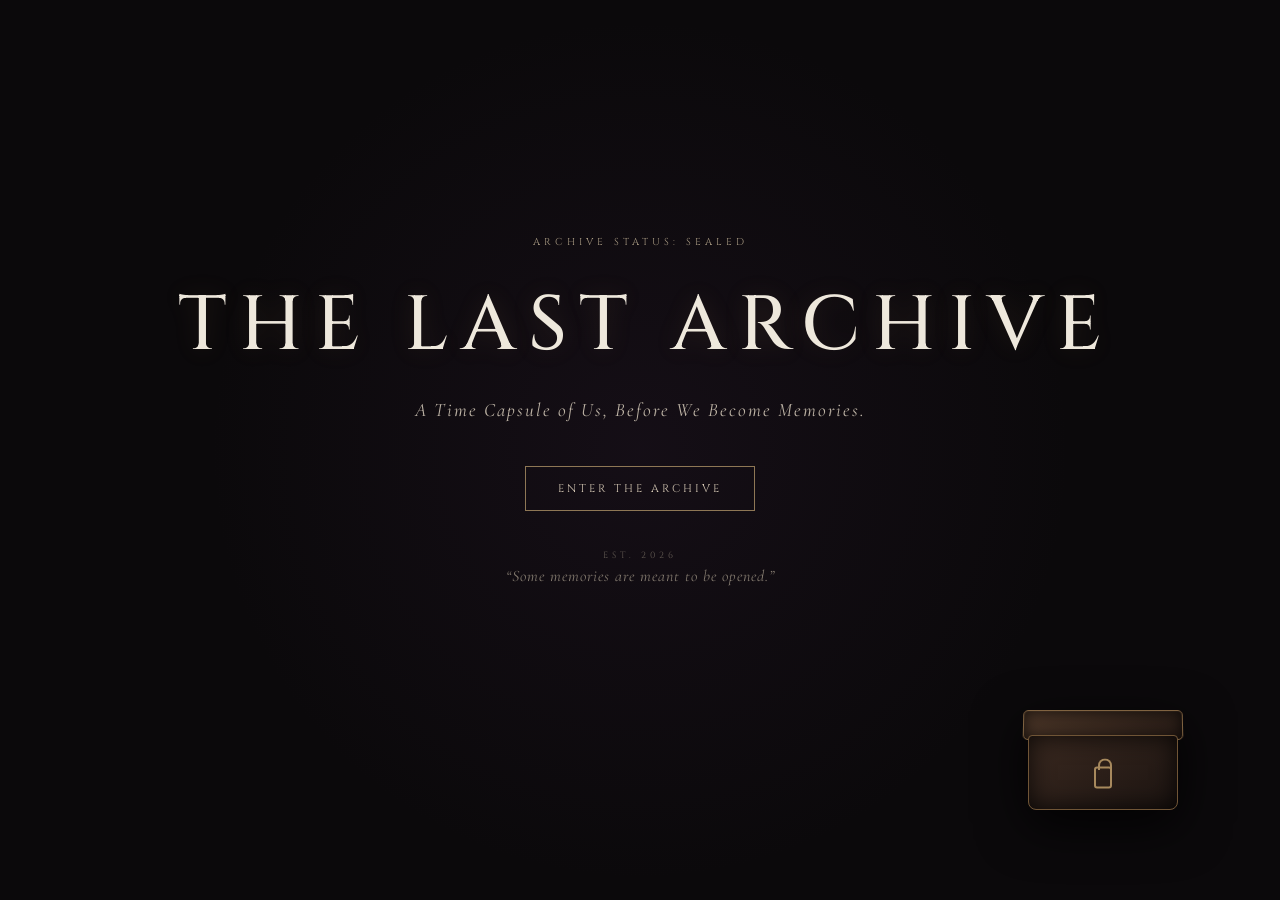
<file: index.html>
<!DOCTYPE html>
<html lang="en">
<head>
    <meta charset="UTF-8">
    <meta name="viewport" content="width=device-width, initial-scale=1.0">

    <title>The Last Archive</title>

    <link rel="stylesheet" href="style.css">
</head>

<body>

    <main class="landing">

        <div class="grain"></div>

        <div class="archive-content">

            <p class="status">ARCHIVE STATUS: SEALED</p>

            <h1>THE LAST ARCHIVE</h1>

            <p class="subtitle">
                A Time Capsule of Us, Before We Become Memories.
            </p>

            <a href="general-archive.html" class="enter-btn">
    ENTER THE ARCHIVE
</a>

            <p class="quote">
                “Some memories are meant to be opened.”
            </p>

            <p class="est">EST. 2026</p>

        </div>

        <!-- Pandora / Archive Box -->
        <div class="archive-box" onclick="openArchive()">

            <div class="box-lid"></div>

            <div class="box-body">
                <div class="lock"></div>
            </div>

        </div>

    </main>

    <script src="script.js"></script>

</body>
</html>
</file>
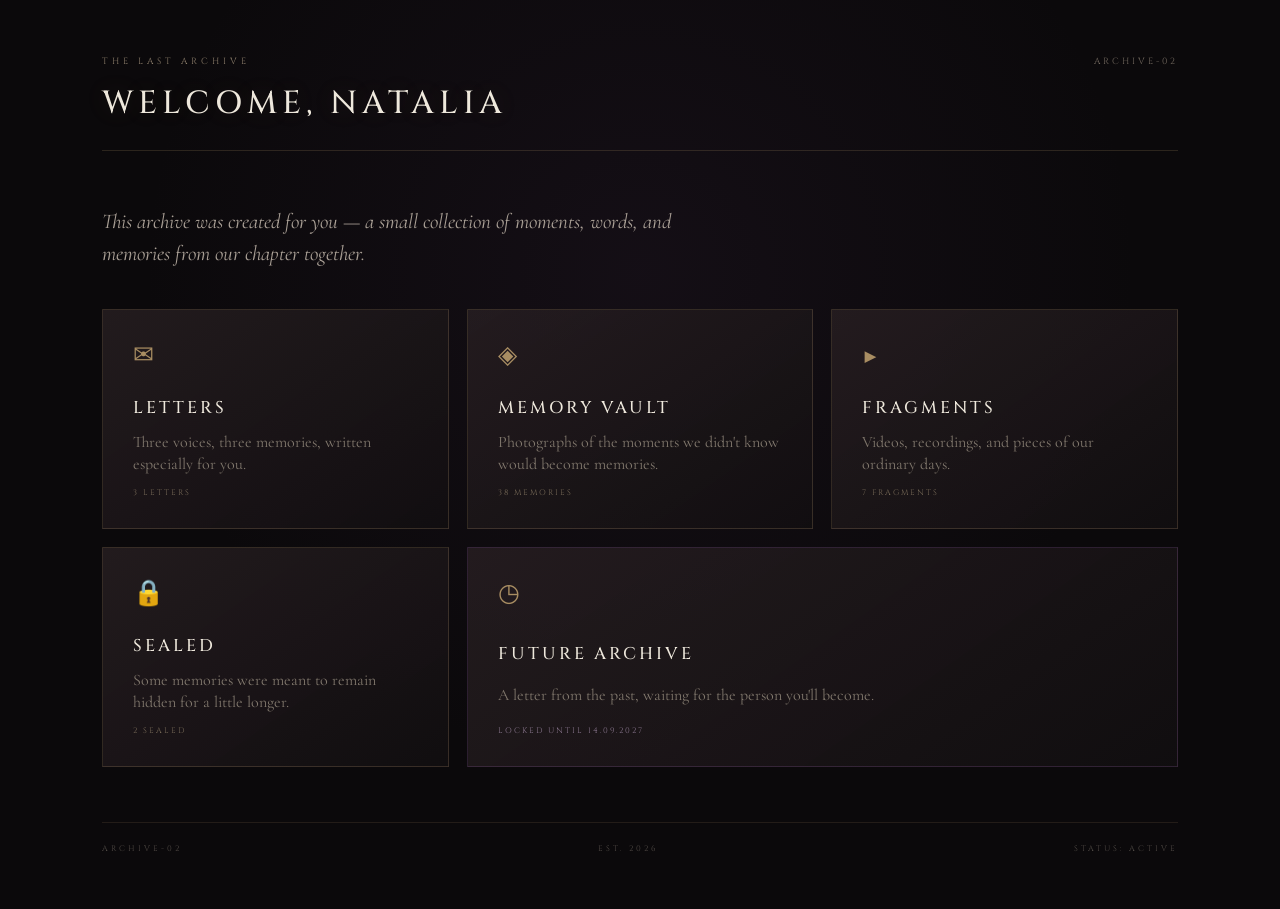
<file: archive-denis.html>
<!DOCTYPE html>
<html lang="en">

<head>
    <meta charset="UTF-8">
    <meta name="viewport" content="width=device-width, initial-scale=1.0">

    <title>Natalia's Archive | The Last Archive</title>

    <link rel="stylesheet" href="style.css">
</head>

<body>

<main class="archive-page">

    <div class="archive-overlay"></div>


    <!-- HEADER -->

    <header class="archive-header">

        <div>

            <p class="archive-small">
                THE LAST ARCHIVE
            </p>

            <h1>WELCOME, NATALIA</h1>

        </div>

        <div class="archive-number">
            ARCHIVE-02
        </div>

    </header>


    <!-- INTRO -->

    <section class="archive-intro">

        <p>
            This archive was created for you —
            a small collection of moments,
            words, and memories from our chapter together.
        </p>

    </section>


    <!-- ARCHIVE CONTENT -->

    <section class="archive-grid">


        <!-- LETTERS -->

        <a href="letters.html" class="archive-card">

            <span class="card-icon">✉</span>

            <h2>LETTERS</h2>

            <p>
                Three voices,
                three memories,
                written especially for you.
            </p>

            <span class="card-count">
                3 LETTERS
            </span>

        </a>


        <!-- MEMORY VAULT -->

        <a href="memories.html" class="archive-card">

            <span class="card-icon">◈</span>

            <h2>MEMORY VAULT</h2>

            <p>
                Photographs of the moments
                we didn't know would become memories.
            </p>

            <span class="card-count">
                38 MEMORIES
            </span>

        </a>


        <!-- FRAGMENTS -->

        <a href="fragments.html" class="archive-card">

            <span class="card-icon">▶</span>

            <h2>FRAGMENTS</h2>

            <p>
                Videos, recordings,
                and pieces of our ordinary days.
            </p>

            <span class="card-count">
                7 FRAGMENTS
            </span>

        </a>


        <!-- SEALED -->

        <a href="sealed.html"
           class="archive-card sealed-card">

            <span class="card-icon">🔒</span>

            <h2>SEALED</h2>

            <p>
                Some memories were meant
                to remain hidden for a little longer.
            </p>

            <span class="card-count">
                2 SEALED
            </span>

        </a>


        <!-- FUTURE -->

        <a href="future.html"
           class="archive-card future-card">

            <span class="card-icon">◷</span>

            <h2>FUTURE ARCHIVE</h2>

            <p>
                A letter from the past,
                waiting for the person you'll become.
            </p>

            <span class="card-count">
                LOCKED UNTIL 14.09.2027
            </span>

        </a>


    </section>


    <!-- FOOTER -->

    <footer class="archive-footer">

        <span>
            ARCHIVE-02
        </span>

        <span>
            EST. 2026
        </span>

        <span>
            STATUS: ACTIVE
        </span>

    </footer>


</main>

</body>

</html>
</file>
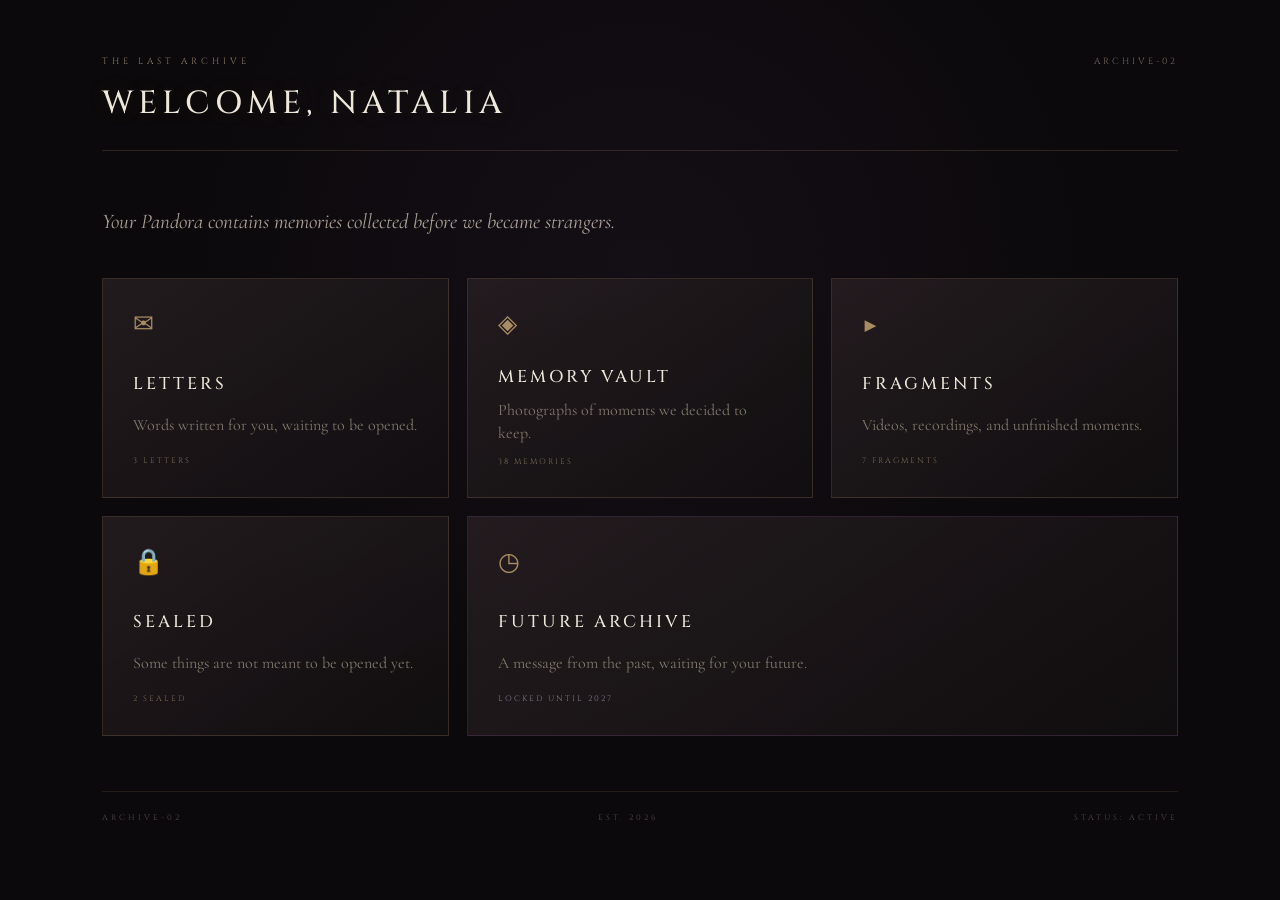
<file: archive.html>
<!DOCTYPE html>
<html lang="en">

<head>
    <meta charset="UTF-8">
    <meta name="viewport" content="width=device-width, initial-scale=1.0">

    <title>Your Archive | The Last Archive</title>

    <link rel="stylesheet" href="style.css">
</head>

<body>

    <main class="archive-page">

        <!-- Background -->
        <div class="archive-overlay"></div>

        <!-- Header -->
        <header class="archive-header">

            <div>
                <p class="archive-small">
                    THE LAST ARCHIVE
                </p>

                <h1>WELCOME, NATALIA</h1>
            </div>

            <div class="archive-number">
                ARCHIVE-02
            </div>

        </header>


        <!-- Intro -->
        <section class="archive-intro">

            <p>
                Your Pandora contains memories
                collected before we became strangers.
            </p>

        </section>


        <!-- Archive Menu -->
        <section class="archive-grid">

            <a href="letters.html" class="archive-card">

                <span class="card-icon">✉</span>

                <h2>LETTERS</h2>

                <p>
                    Words written for you,
                    waiting to be opened.
                </p>

                <span class="card-count">
                    3 LETTERS
                </span>

            </a>


            <a href="memories.html" class="archive-card">

                <span class="card-icon">◈</span>

                <h2>MEMORY VAULT</h2>

                <p>
                    Photographs of moments
                    we decided to keep.
                </p>

                <span class="card-count">
                    38 MEMORIES
                </span>

            </a>


            <a href="fragments.html" class="archive-card">

                <span class="card-icon">▶</span>

                <h2>FRAGMENTS</h2>

                <p>
                    Videos, recordings,
                    and unfinished moments.
                </p>

                <span class="card-count">
                    7 FRAGMENTS
                </span>

            </a>


            <a href="sealed.html" class="archive-card sealed-card">

                <span class="card-icon">🔒</span>

                <h2>SEALED</h2>

                <p>
                    Some things are not meant
                    to be opened yet.
                </p>

                <span class="card-count">
                    2 SEALED
                </span>

            </a>


            <a href="future.html" class="archive-card future-card">

                <span class="card-icon">◷</span>

                <h2>FUTURE ARCHIVE</h2>

                <p>
                    A message from the past,
                    waiting for your future.
                </p>

                <span class="card-count">
                    LOCKED UNTIL 2027
                </span>

            </a>

        </section>


        <!-- Footer -->
        <footer class="archive-footer">

            <span>
                ARCHIVE-02
            </span>

            <span>
                EST. 2026
            </span>

            <span>
                STATUS: ACTIVE
            </span>

        </footer>

    </main>

</body>

</html>
</file>
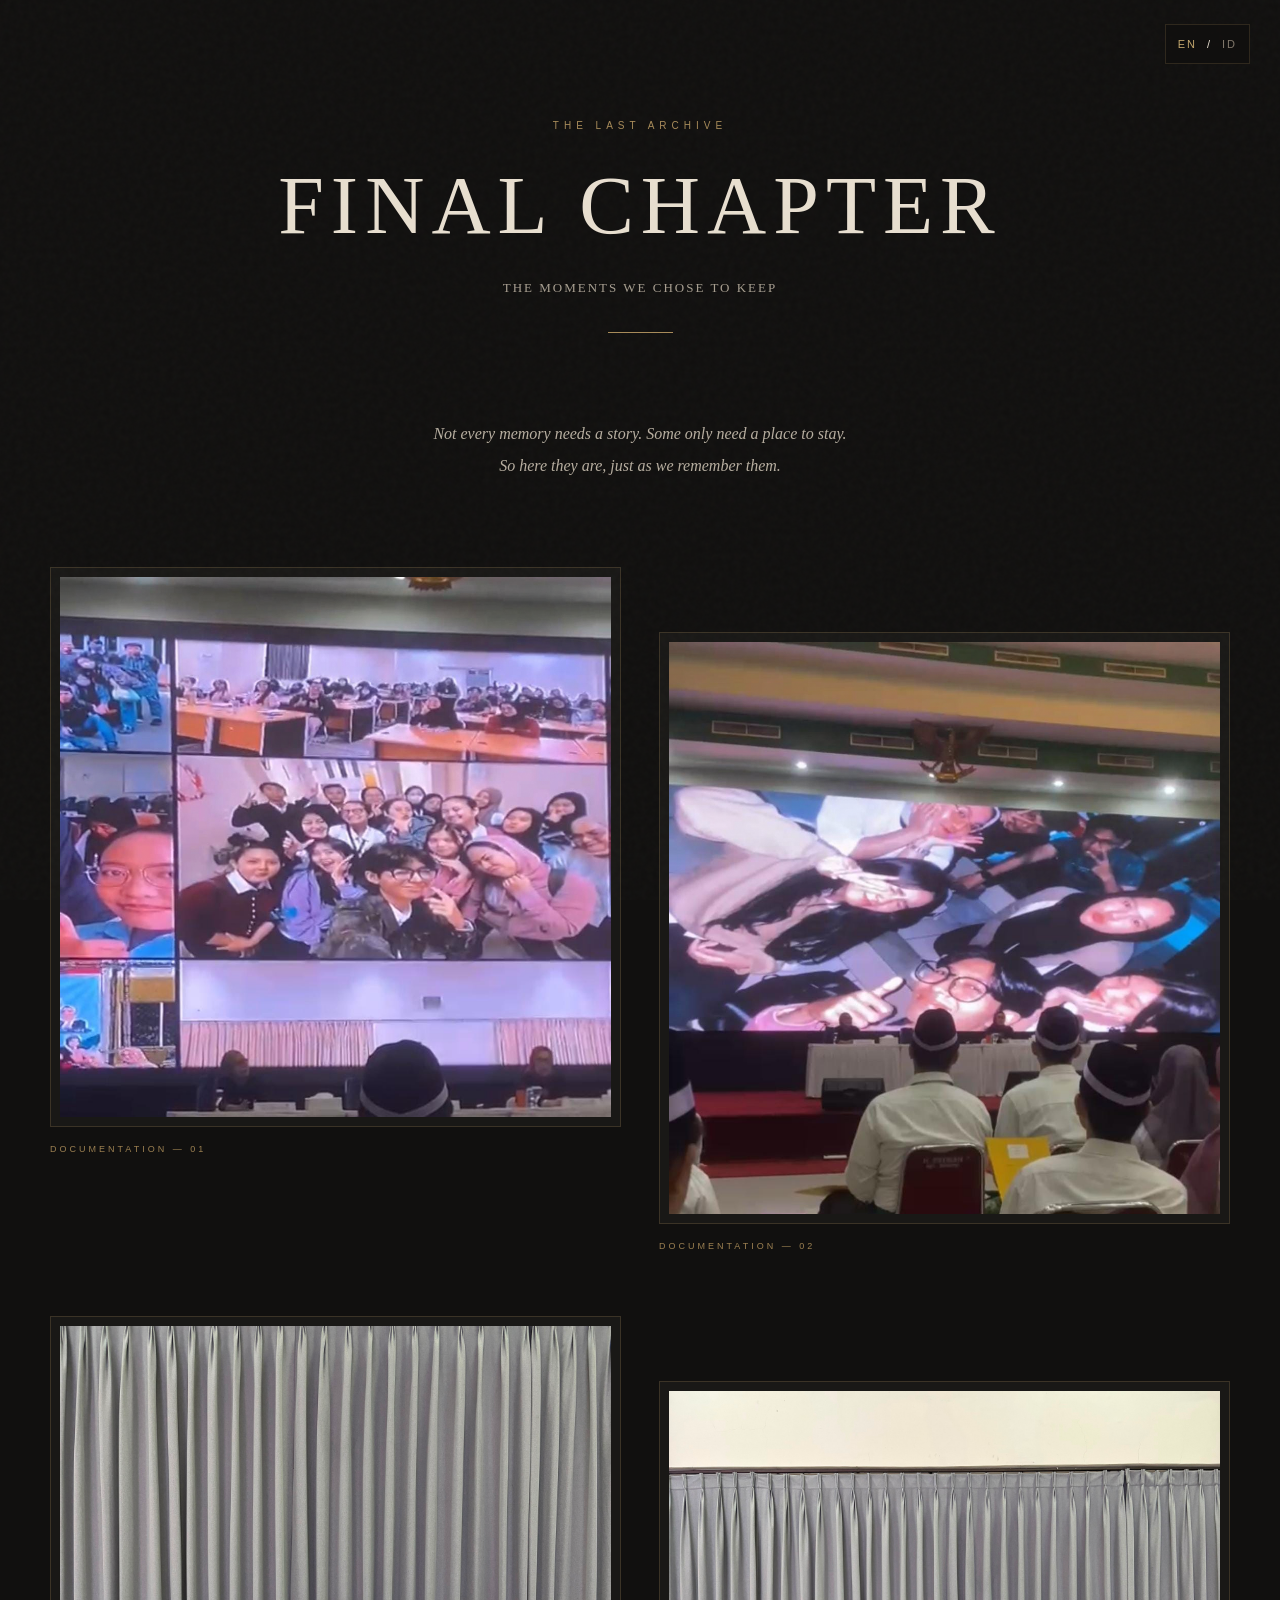
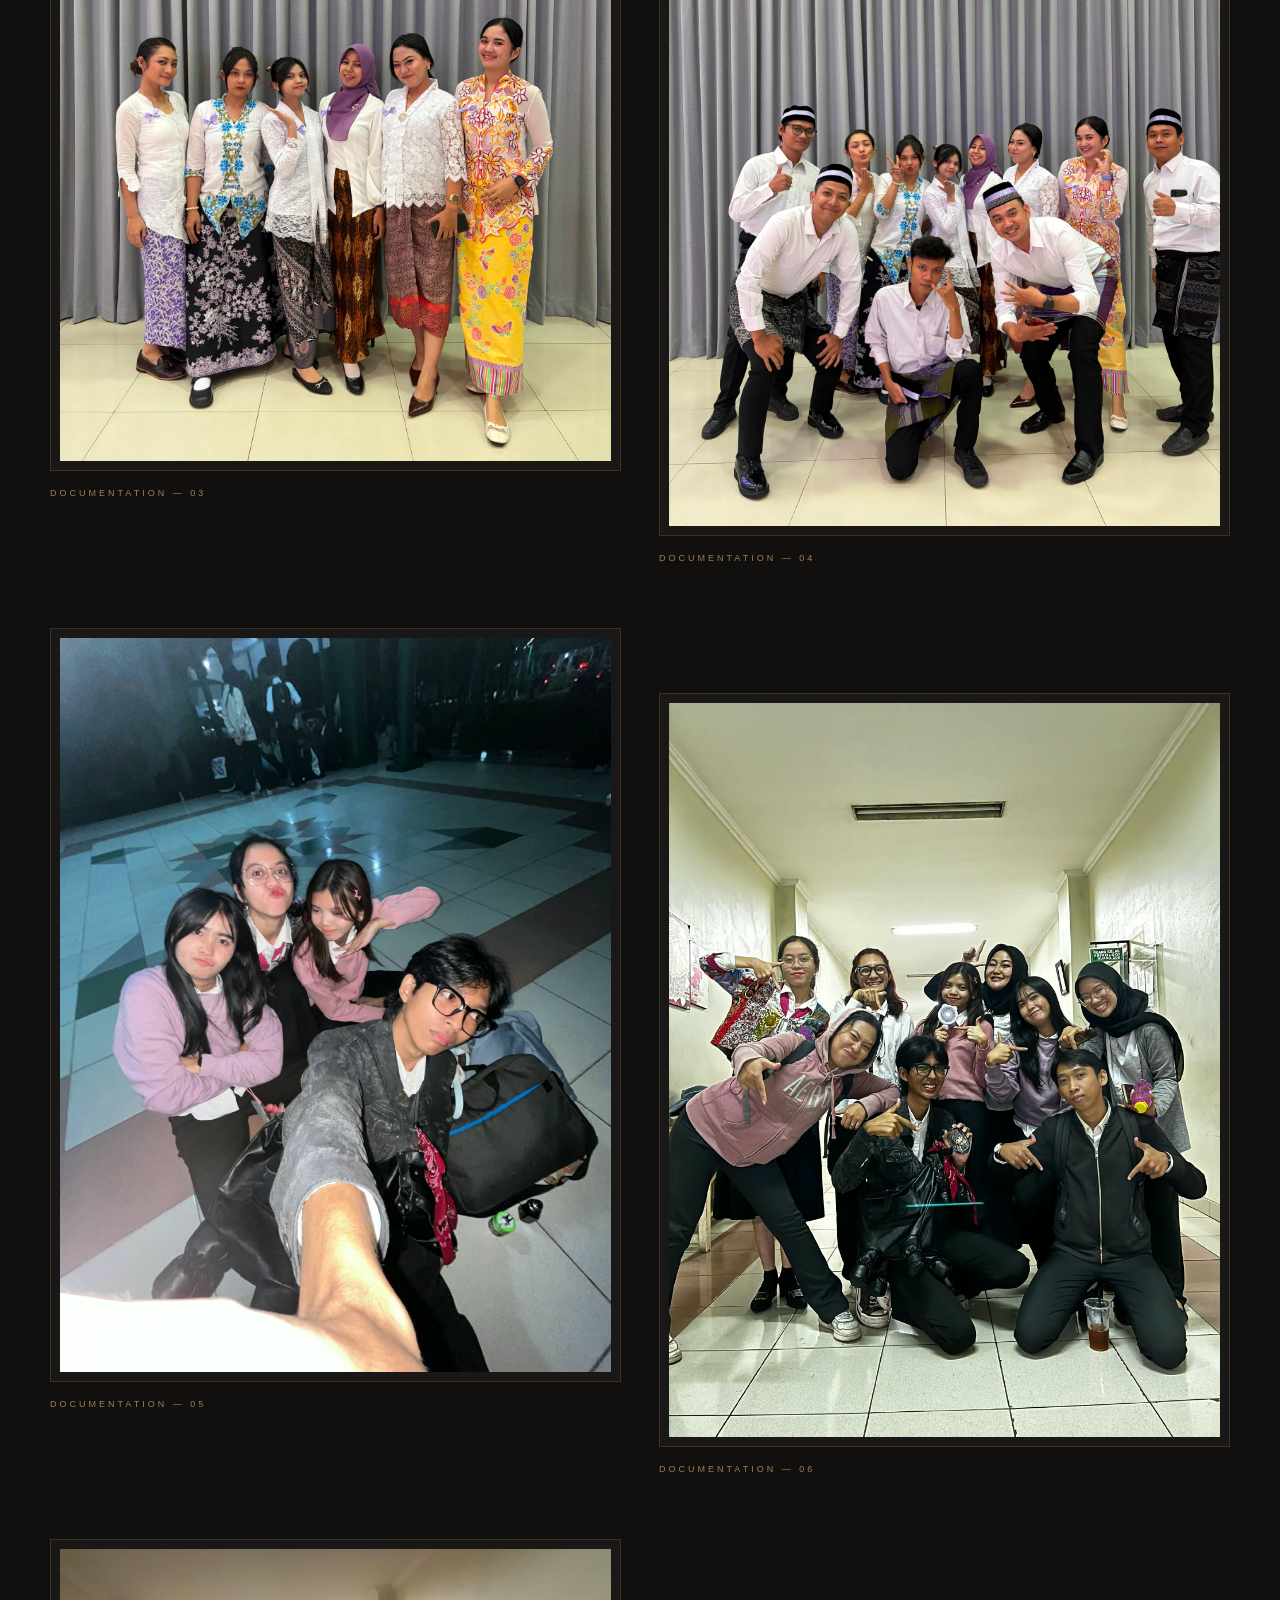
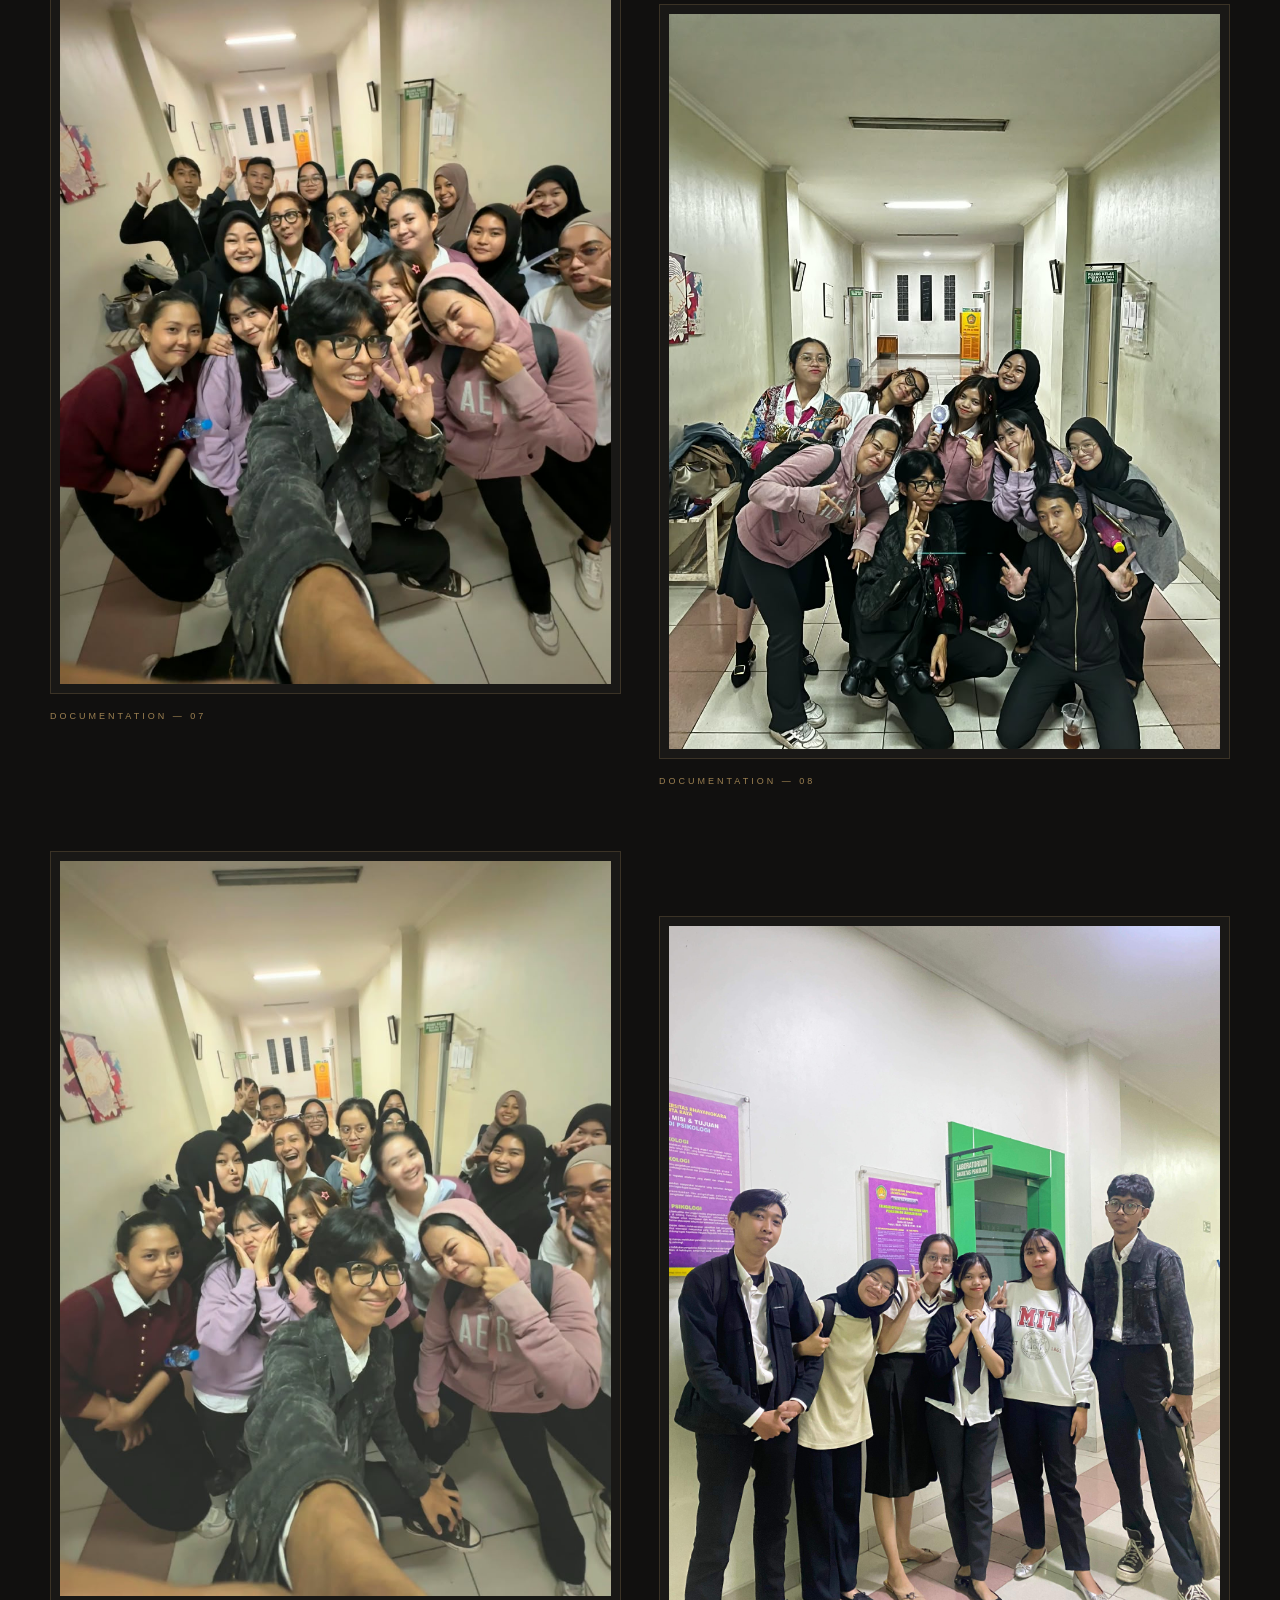
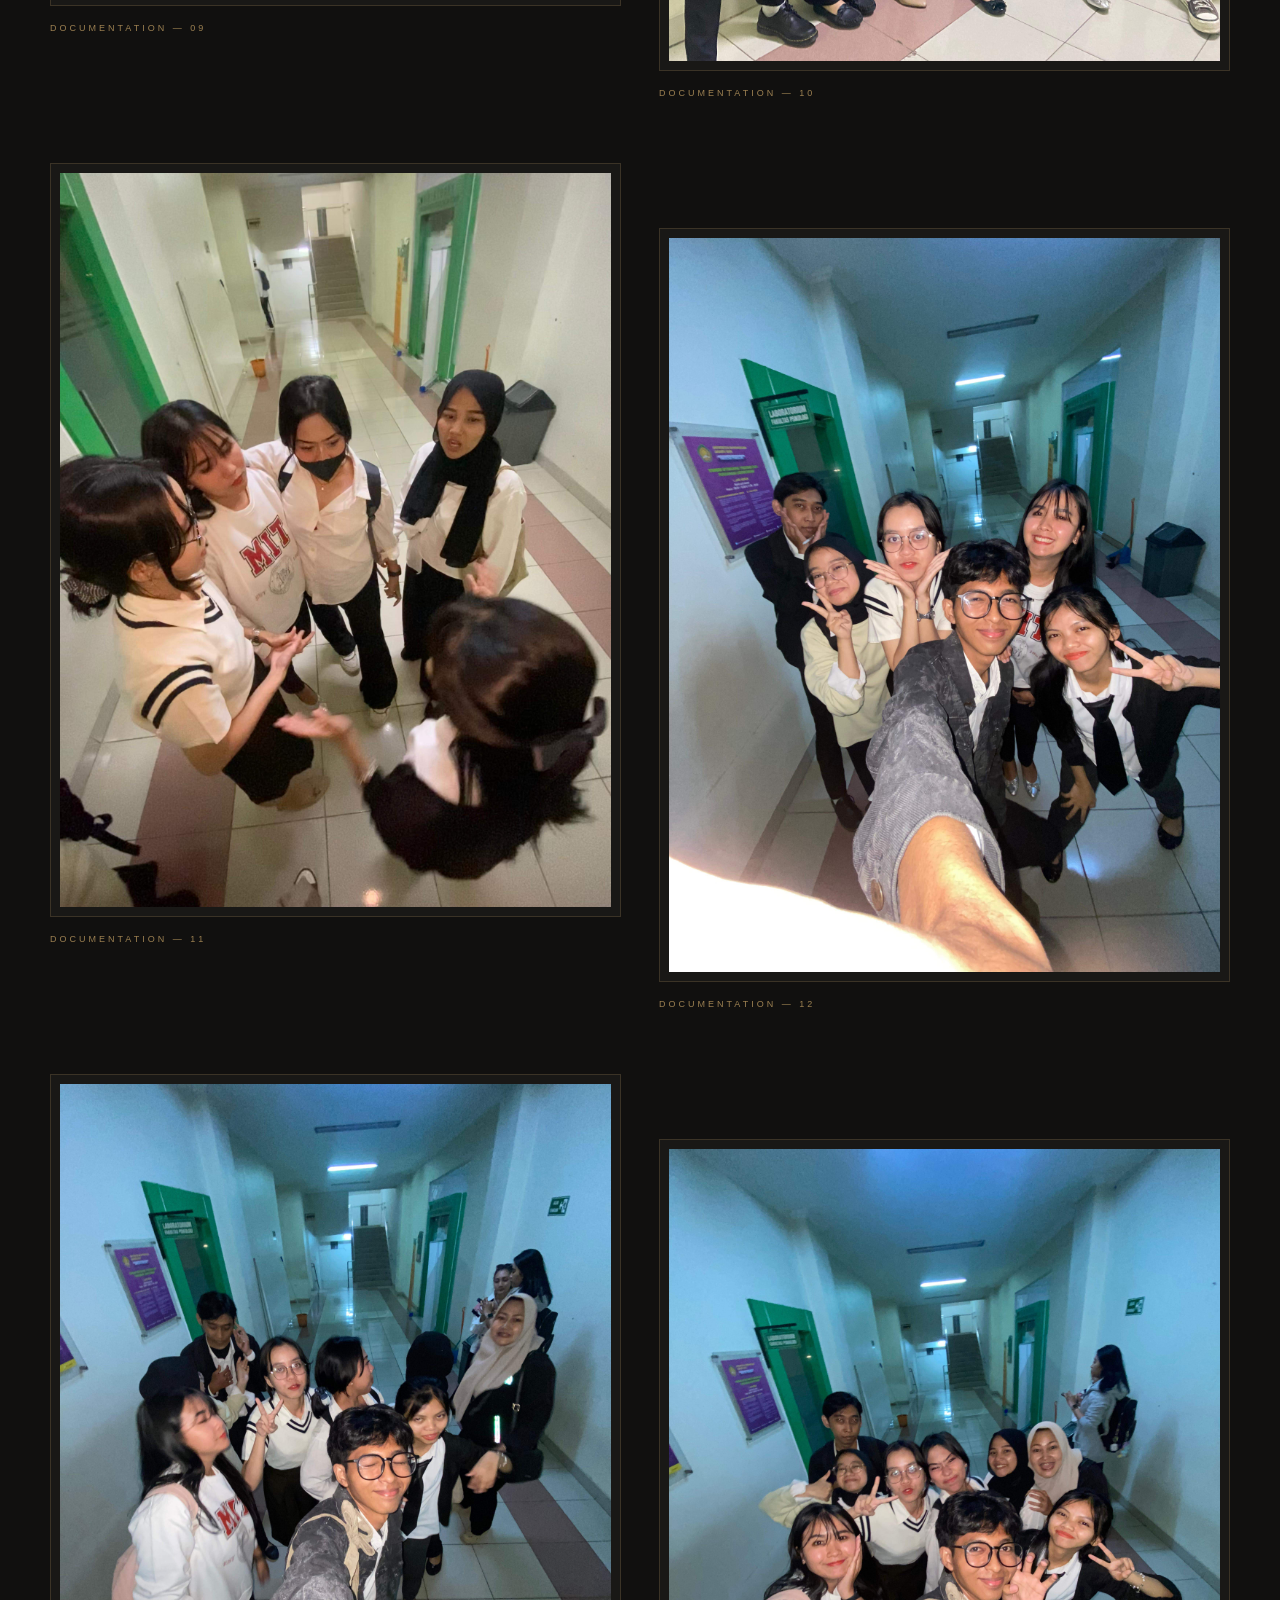
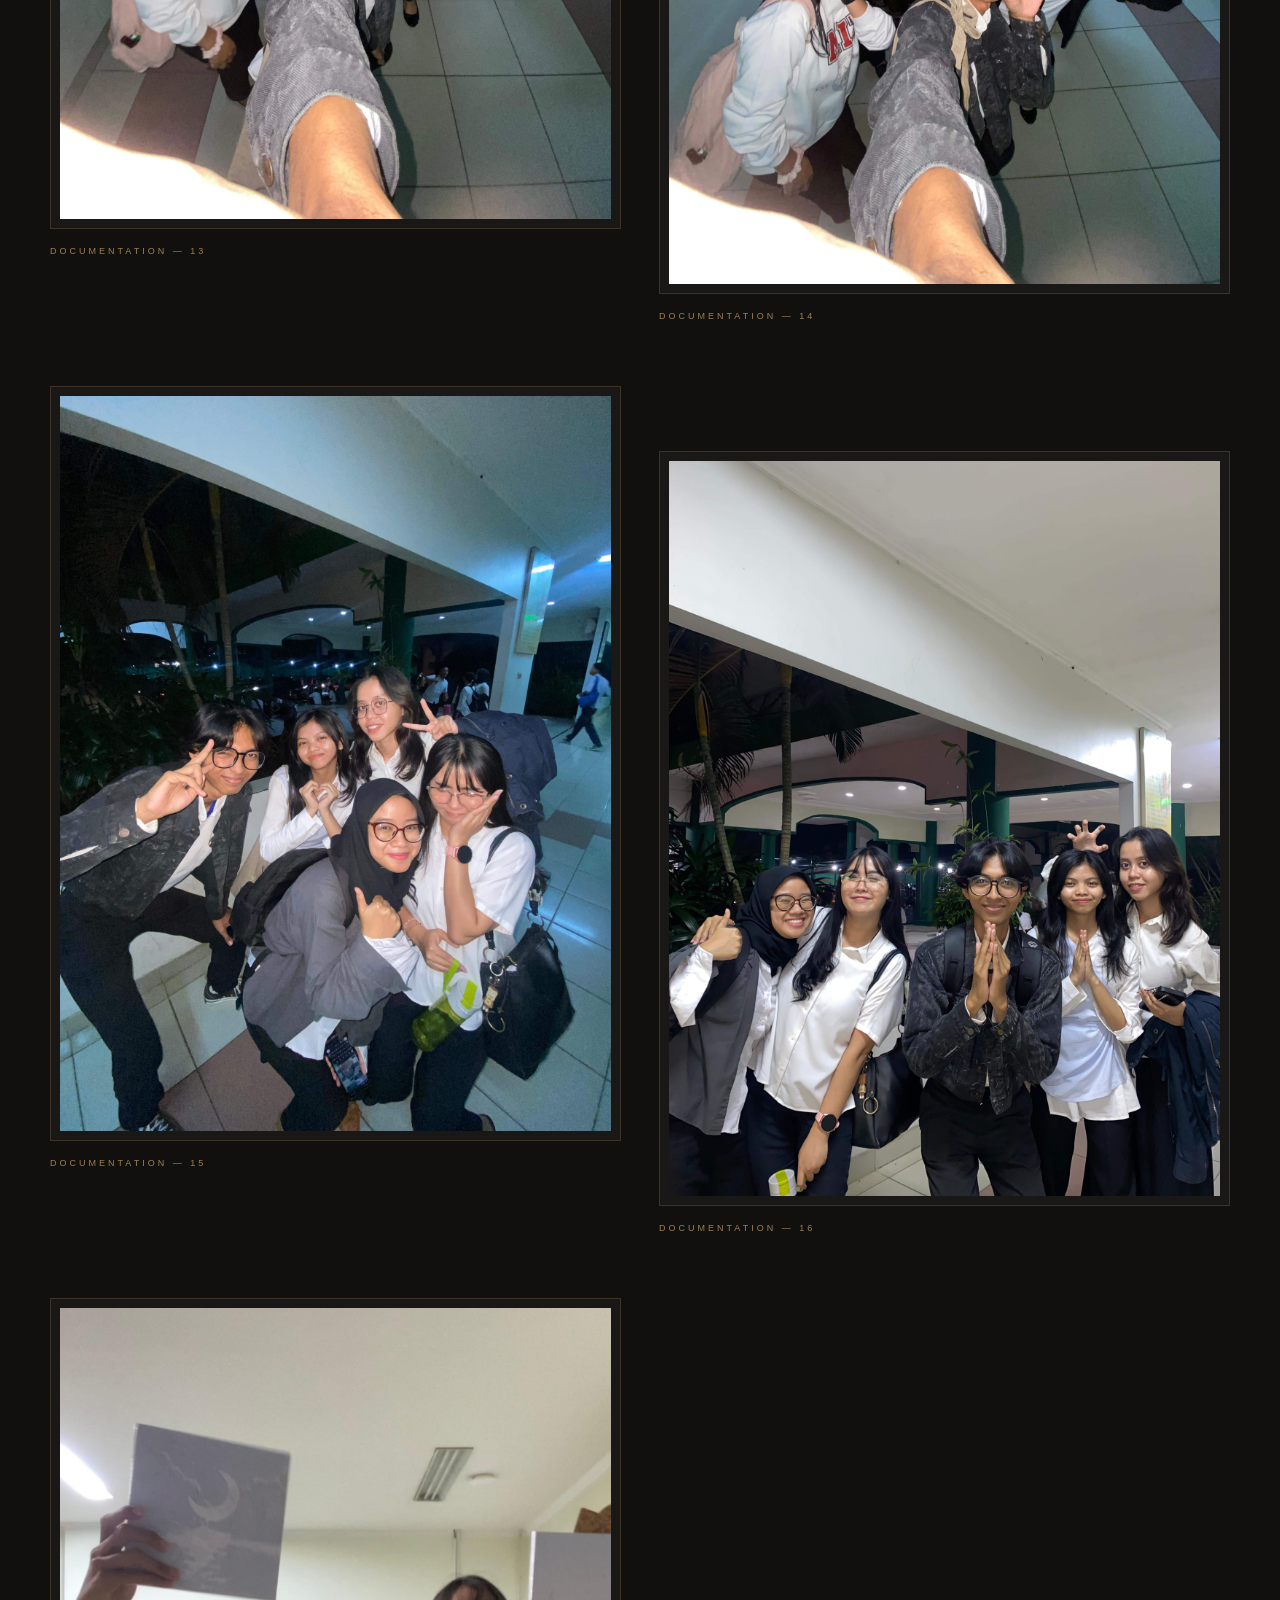
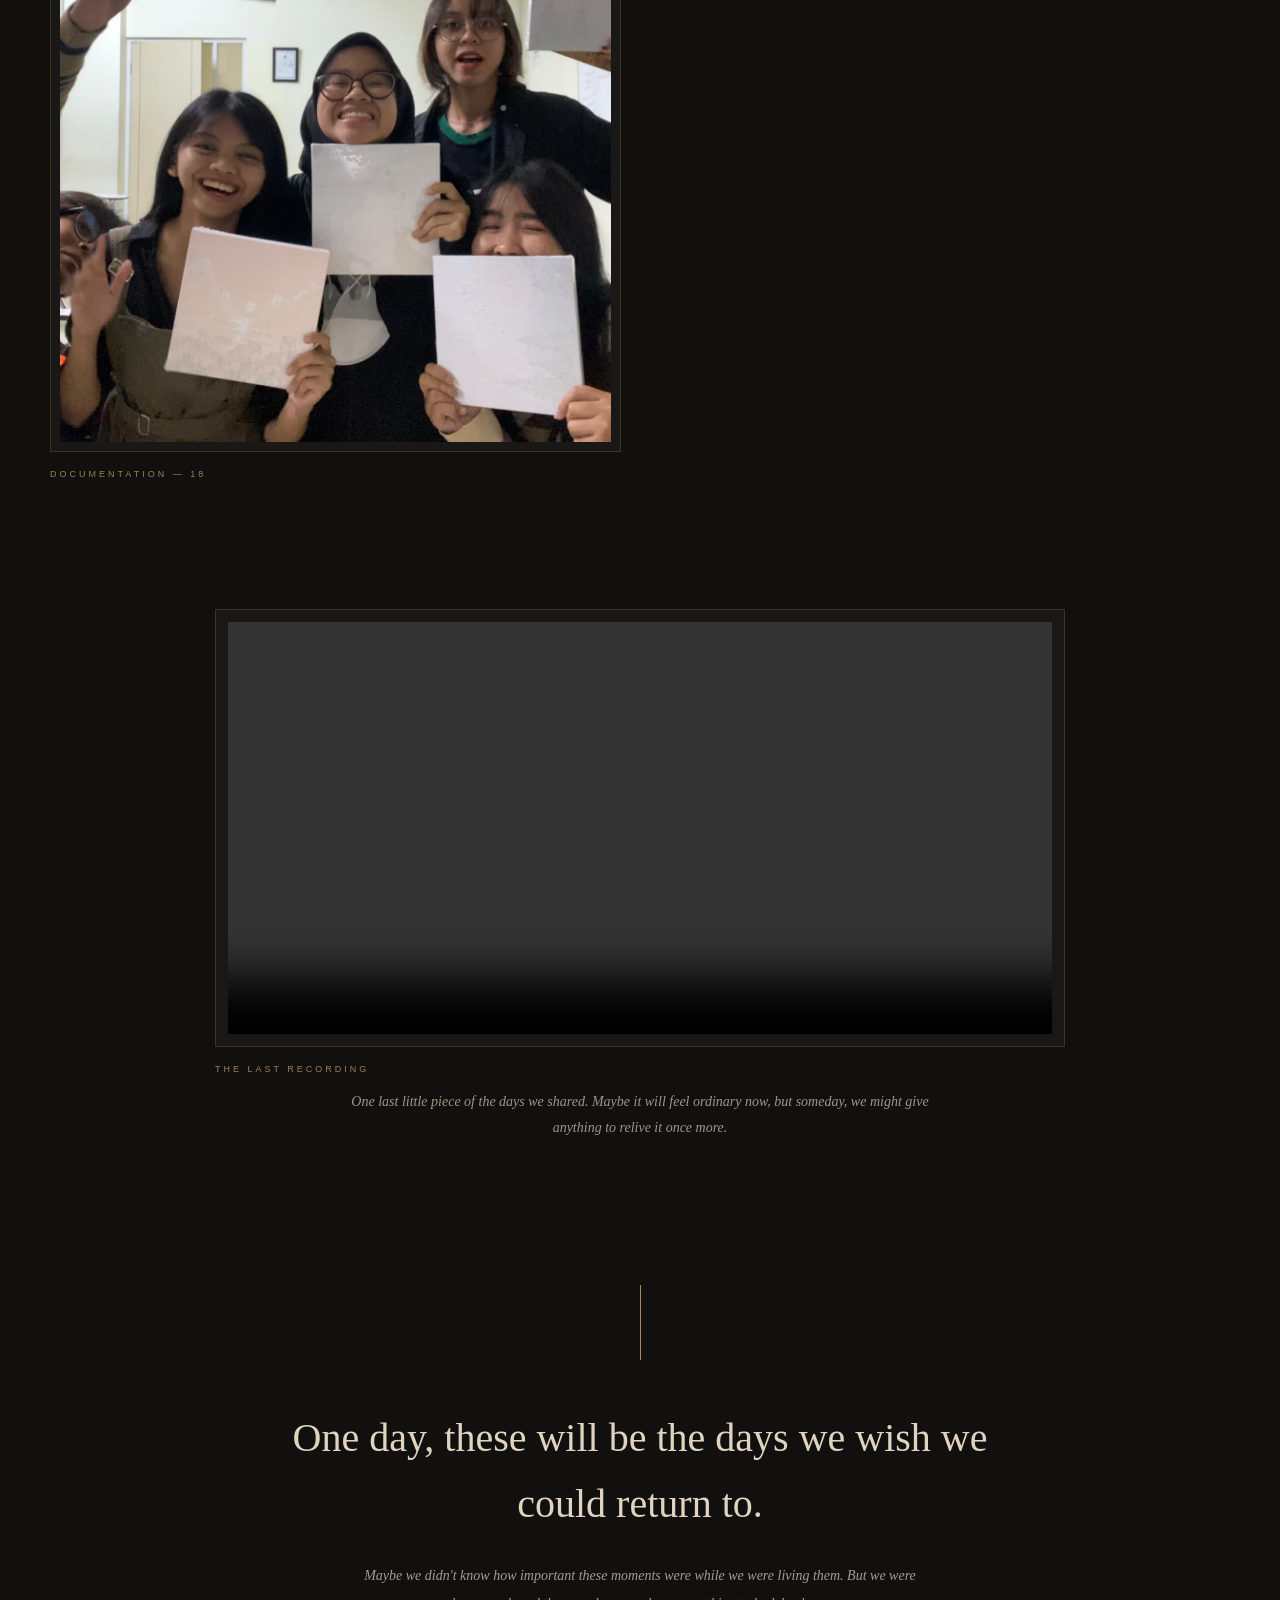
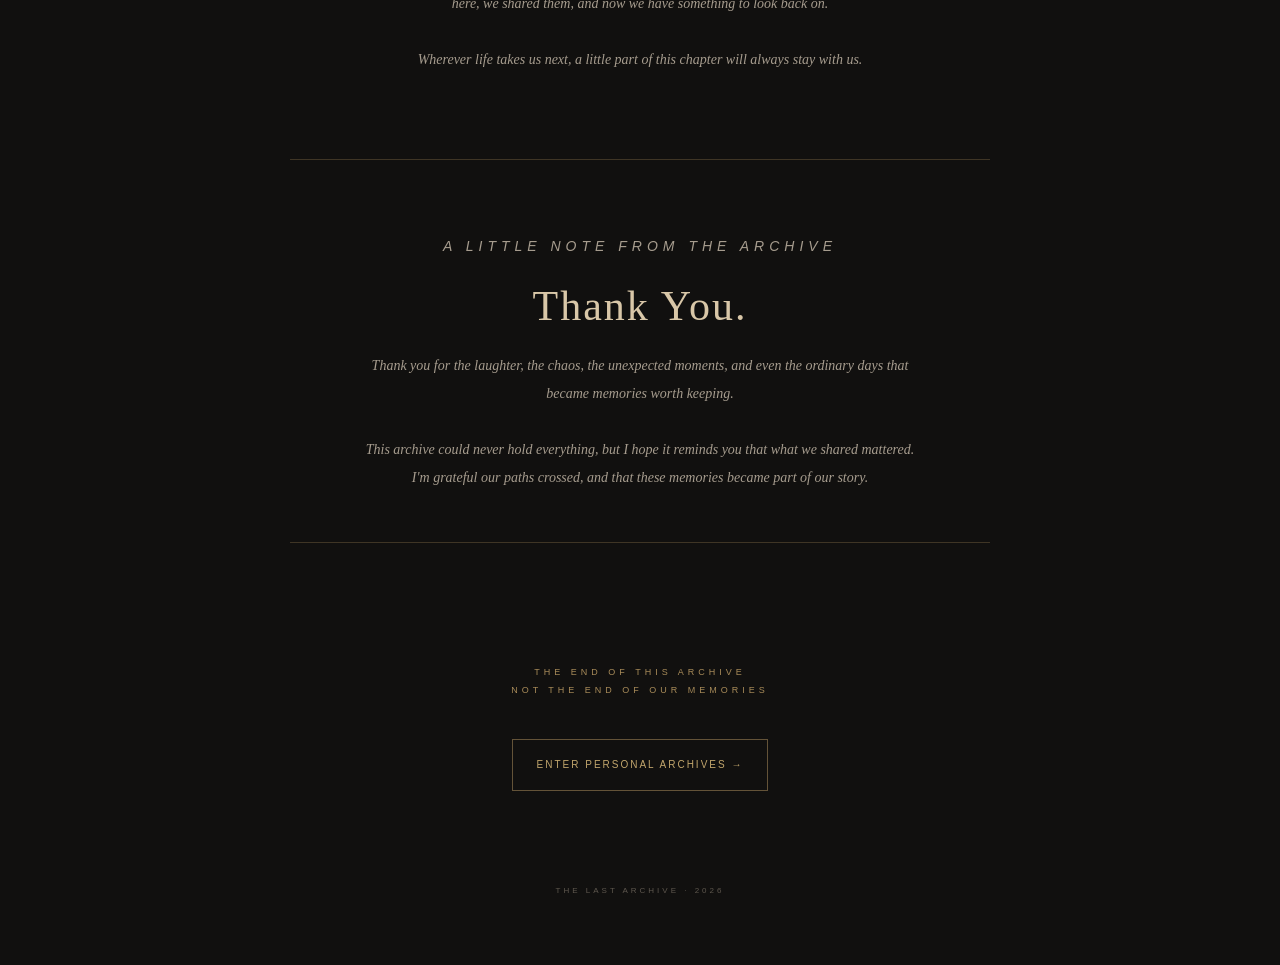
<file: final-chapter.html>
<!DOCTYPE html>
<html lang="en">

<head>
    <meta charset="UTF-8">
    <meta name="viewport" content="width=device-width, initial-scale=1.0">
    <title>Final Chapter | The Last Archive</title>

    <style>
        * {
            margin: 0;
            padding: 0;
            box-sizing: border-box;
        }

        html {
            scroll-behavior: smooth;
        }

        body {
            background: #11100f;
            color: #e8dfd0;
            font-family: Georgia, "Times New Roman", serif;
            overflow-x: hidden;
        }

        body::before {
            content: "";
            position: fixed;
            inset: 0;
            z-index: 10;
            pointer-events: none;
            opacity: 0.035;
            background-image: url("data:image/svg+xml,%3Csvg viewBox='0 0 180 180' xmlns='http://www.w3.org/2000/svg'%3E%3Cfilter id='n'%3E%3CfeTurbulence type='fractalNoise' baseFrequency='.8' numOctaves='3' stitchTiles='stitch'/%3E%3C/filter%3E%3Crect width='100%25' height='100%25' filter='url(%23n)' opacity='.8'/%3E%3C/svg%3E");
        }

        /* LANGUAGE SWITCH */

        .language-switch {
            position: fixed;
            top: 24px;
            right: 30px;
            z-index: 100;
            display: flex;
            gap: 10px;
            align-items: center;
            padding: 8px 12px;
            background: rgba(17, 16, 15, 0.9);
            border: 1px solid rgba(168, 139, 89, 0.2);
            font: 11px Arial, sans-serif;
            letter-spacing: 2px;
        }

        .language-switch button {
            border: 0;
            background: transparent;
            color: #81786b;
            cursor: pointer;
            font: inherit;
            letter-spacing: inherit;
            padding: 5px 0;
            transition: color 0.25s ease;
        }

        .language-switch button.active,
        .language-switch button:hover {
            color: #c2a66d;
        }

        /* PAGE */

        .page {
            max-width: 1250px;
            margin: auto;
            padding: 120px 35px 70px;
        }

        .eyebrow {
            color: #a88b59;
            font: 10px Arial, sans-serif;
            letter-spacing: 5px;
            text-transform: uppercase;
        }

        /* HEADER */

        .header {
            text-align: center;
            margin-bottom: 85px;
        }

        .header .eyebrow {
            margin-bottom: 28px;
        }

        .header h1 {
            font-size: clamp(43px, 7vw, 82px);
            font-weight: normal;
            letter-spacing: 7px;
            line-height: 1.15;
        }

        .subtitle {
            margin-top: 23px;
            color: #a89f91;
            font-size: 13px;
            letter-spacing: 2px;
            line-height: 1.8;
        }

        .gold-line {
            width: 65px;
            height: 1px;
            margin: 32px auto 0;
            background: #a88b59;
        }

        /* INTRO */

        .intro {
            max-width: 650px;
            margin: 0 auto 85px;
            text-align: center;
            color: #b7aea0;
            font-size: 16px;
            font-style: italic;
            line-height: 2;
        }

        /* DOCUMENTATION GRID */

        .album-grid {
            display: grid;
            grid-template-columns: repeat(2, minmax(0, 1fr));
            gap: 65px 38px;
            align-items: start;
        }

        .album-item {
            min-width: 0;
        }

        .album-item:nth-child(even) {
            margin-top: 65px;
        }

        .media-frame {
            padding: 9px;
            border: 1px solid rgba(168, 139, 89, 0.24);
            background: #191816;
            transition: border-color 0.3s ease;
        }

        .media-frame:hover {
            border-color: rgba(194, 166, 109, 0.7);
        }

        .media-frame img,
        .media-frame video {
            display: block;
            width: 100%;
            height: auto;
            object-fit: contain;
        }

        .media-frame video {
            background: #080808;
        }

        .media-number {
            margin-top: 17px;
            color: #9d8152;
            font: 9px Arial, sans-serif;
            letter-spacing: 3px;
        }

        .media-caption {
            margin-top: 8px;
            color: #9f9689;
            font-size: 12px;
            font-style: italic;
            line-height: 1.8;
        }

        /* FINAL VIDEO */

        .video-item {
            grid-column: 1 / -1;
            width: min(100%, 850px);
            margin: 25px auto;
        }

        .video-item .media-frame {
            padding: 12px;
        }

        .video-item .media-caption {
            max-width: 600px;
            margin: 15px auto 0;
            text-align: center;
            font-size: 14px;
        }

        /* CLOSING */

        .closing {
            margin: 120px auto 0;
            max-width: 760px;
            text-align: center;
        }

        .closing-line {
            width: 1px;
            height: 75px;
            background: #a88b59;
            margin: 0 auto 45px;
        }

        .closing h2 {
            color: #e0d4c1;
            font-size: clamp(25px, 4vw, 40px);
            font-weight: normal;
            line-height: 1.65;
        }

        .closing-message {
            max-width: 560px;
            margin: 25px auto 0;
            color: #a69c8e;
            font-size: 14px;
            font-style: italic;
            line-height: 2;
        }

        /* THANK YOU */

        .thank-you {
            max-width: 700px;
            margin: 85px auto 0;
            padding: 50px 28px;
            border-top: 1px solid rgba(168, 139, 89, 0.3);
            border-bottom: 1px solid rgba(168, 139, 89, 0.3);
            text-align: center;
        }

        .thank-you .eyebrow {
            margin-bottom: 22px;
        }

        .thank-you h3 {
            color: #d9c7a8;
            font-size: clamp(28px, 4vw, 42px);
            font-weight: normal;
            letter-spacing: 2px;
        }

        .thank-you p {
            max-width: 550px;
            margin: 22px auto 0;
            color: #a69c8e;
            font-size: 14px;
            font-style: italic;
            line-height: 2;
        }

        .archive-end {
            margin-top: 55px;
            color: #a88b59;
            font: 9px Arial, sans-serif;
            letter-spacing: 4px;
            line-height: 2;
        }

        /* NAVIGATION */

        .navigation {
            margin-top: 40px;
        }

        .archive-button {
            display: inline-block;
            padding: 16px 24px;
            border: 1px solid rgba(168, 139, 89, 0.55);
            color: #c2a66d;
            text-decoration: none;
            font: 10px Arial, sans-serif;
            letter-spacing: 2px;
            line-height: 1.8;
            transition: 0.3s ease;
        }

        .archive-button:hover {
            background: rgba(168, 139, 89, 0.09);
            border-color: #c2a66d;
            transform: translateY(-2px);
        }

        .footer {
            margin-top: 95px;
            color: #5e574e;
            text-align: center;
            font: 8px Arial, sans-serif;
            letter-spacing: 3px;
        }

        /* TRANSLATION */

        body.id-mode .en {
            display: none !important;
        }

        body:not(.id-mode) .id {
            display: none !important;
        }

        @media (max-width: 700px) {
            .language-switch {
                top: 15px;
                right: 15px;
            }

            .page {
                padding: 95px 18px 50px;
            }

            .header {
                margin-bottom: 60px;
            }

            .header h1 {
                letter-spacing: 4px;
            }

            .subtitle {
                font-size: 11px;
                letter-spacing: 1.3px;
            }

            .intro {
                margin-bottom: 55px;
                font-size: 14px;
            }

            .album-grid {
                grid-template-columns: 1fr;
                gap: 45px;
            }

            .album-item:nth-child(even) {
                margin-top: 0;
            }

            .video-item {
                grid-column: auto;
                margin: 10px auto;
            }

            .closing {
                margin-top: 85px;
            }

            .closing h2 {
                font-size: 26px;
            }

            .closing-message,
            .thank-you p {
                font-size: 13px;
            }

            .thank-you {
                margin-top: 60px;
                padding: 38px 12px;
            }

            .archive-button {
                padding: 14px 16px;
                font-size: 9px;
            }
        }
    </style>
</head>

<body>

    <!-- LANGUAGE SWITCH -->
    <div class="language-switch">
        <button type="button" id="enBtn" class="active">EN</button>
        <span>/</span>
        <button type="button" id="idBtn">ID</button>
    </div>

    <main class="page">

        <!-- HEADER -->
        <header class="header">
            <p class="eyebrow">THE LAST ARCHIVE</p>

            <h1>FINAL CHAPTER</h1>

            <p class="subtitle en">
                THE MOMENTS WE CHOSE TO KEEP
            </p>

            <p class="subtitle id">
                MOMEN-MOMEN YANG KITA PILIH UNTUK DISIMPAN
            </p>

            <div class="gold-line"></div>
        </header>

        <!-- INTRO -->
        <section class="intro">
            <p class="en">
                Not every memory needs a story.
                Some only need a place to stay.
                <br>
                So here they are, just as we remember them.
            </p>

            <p class="id">
                Tidak semua kenangan membutuhkan cerita.
                Beberapa hanya membutuhkan tempat untuk tinggal.
                <br>
                Jadi, inilah semuanya, sebagaimana kita mengingatnya.
            </p>
        </section>

        <!-- DOCUMENTATION ALBUM -->
        <section class="album-grid">

            <article class="album-item">
                <div class="media-frame">
                    <img src="album-01.jpg" alt="Documentation 01" loading="lazy">
                </div>
                <p class="media-number">DOCUMENTATION — 01</p>
            </article>

            <article class="album-item">
                <div class="media-frame">
                    <img src="album-02.jpg" alt="Documentation 02" loading="lazy">
                </div>
                <p class="media-number">DOCUMENTATION — 02</p>
            </article>

            <article class="album-item">
                <div class="media-frame">
                    <img src="album-03.jpg" alt="Documentation 03" loading="lazy">
                </div>
                <p class="media-number">DOCUMENTATION — 03</p>
            </article>

            <article class="album-item">
                <div class="media-frame">
                    <img src="album-04.jpg" alt="Documentation 04" loading="lazy">
                </div>
                <p class="media-number">DOCUMENTATION — 04</p>
            </article>

            <article class="album-item">
                <div class="media-frame">
                    <img src="album-05.jpg" alt="Documentation 05" loading="lazy">
                </div>
                <p class="media-number">DOCUMENTATION — 05</p>
            </article>

            <article class="album-item">
                <div class="media-frame">
                    <img src="album-06.jpg" alt="Documentation 06" loading="lazy">
                </div>
                <p class="media-number">DOCUMENTATION — 06</p>
            </article>

            <article class="album-item">
                <div class="media-frame">
                    <img src="album-07.jpg" alt="Documentation 07" loading="lazy">
                </div>
                <p class="media-number">DOCUMENTATION — 07</p>
            </article>

            <article class="album-item">
                <div class="media-frame">
                    <img src="album-08.jpg" alt="Documentation 08" loading="lazy">
                </div>
                <p class="media-number">DOCUMENTATION — 08</p>
            </article>

            <article class="album-item">
                <div class="media-frame">
                    <img src="album-09.jpg" alt="Documentation 09" loading="lazy">
                </div>
                <p class="media-number">DOCUMENTATION — 09</p>
            </article>

            <article class="album-item">
                <div class="media-frame">
                    <img src="album-10.jpg" alt="Documentation 10" loading="lazy">
                </div>
                <p class="media-number">DOCUMENTATION — 10</p>
            </article>

            <article class="album-item">
                <div class="media-frame">
                    <img src="album-11.jpg" alt="Documentation 11" loading="lazy">
                </div>
                <p class="media-number">DOCUMENTATION — 11</p>
            </article>

            <article class="album-item">
                <div class="media-frame">
                    <img src="album-12.jpg" alt="Documentation 12" loading="lazy">
                </div>
                <p class="media-number">DOCUMENTATION — 12</p>
            </article>

            <article class="album-item">
                <div class="media-frame">
                    <img src="album-13.jpg" alt="Documentation 13" loading="lazy">
                </div>
                <p class="media-number">DOCUMENTATION — 13</p>
            </article>

            <article class="album-item">
                <div class="media-frame">
                    <img src="album-14.jpg" alt="Documentation 14" loading="lazy">
                </div>
                <p class="media-number">DOCUMENTATION — 14</p>
            </article>

            <article class="album-item">
                <div class="media-frame">
                    <img src="album-15.jpg" alt="Documentation 15" loading="lazy">
                </div>
                <p class="media-number">DOCUMENTATION — 15</p>
            </article>

            <article class="album-item">
                <div class="media-frame">
                    <img src="album-16.jpg" alt="Documentation 16" loading="lazy">
                </div>
                <p class="media-number">DOCUMENTATION — 16</p>
            </article>

            <!-- ALBUM 18: PHOTO BEFORE FINAL VIDEO -->
            <article class="album-item">
                <div class="media-frame">
                    <img src="album-18.jpg" alt="Documentation 18" loading="lazy">
                </div>
                <p class="media-number">DOCUMENTATION — 18</p>
            </article>

            <!-- ALBUM 17: FINAL VIDEO -->
            <article class="album-item video-item">
                <div class="media-frame">
                    <video controls playsinline preload="metadata">
                        <source src="album-17.mp4" type="video/mp4">
                        Your browser does not support HTML video.
                    </video>
                </div>

                <p class="media-number">THE LAST RECORDING</p>

                <p class="media-caption en">
                    One last little piece of the days we shared.
                    Maybe it will feel ordinary now,
                    but someday, we might give anything to relive it once more.
                </p>

                <p class="media-caption id">
                    Sepotong terakhir dari hari-hari yang kita lewati bersama.
                    Mungkin sekarang terasa biasa saja,
                    tetapi suatu hari nanti, kita mungkin ingin mengulanginya sekali lagi.
                </p>
            </article>

        </section>

        <!-- CLOSING -->
        <section class="closing">

            <div class="closing-line"></div>

            <h2 class="en">
                One day, these will be the days
                we wish we could return to.
            </h2>

            <h2 class="id">
                Suatu hari nanti, inilah hari-hari
                yang ingin kita datangi kembali.
            </h2>

            <p class="closing-message en">
                Maybe we didn't know how important these moments were
                while we were living them.
                But we were here, we shared them,
                and now we have something to look back on.
                <br><br>
                Wherever life takes us next,
                a little part of this chapter will always stay with us.
            </p>

            <p class="closing-message id">
                Mungkin saat menjalaninya, kita tidak tahu betapa berharganya
                momen-momen ini.
                Tetapi kita pernah berada di sini, melewatinya bersama,
                dan sekarang kita punya sesuatu untuk dikenang.
                <br><br>
                Ke mana pun hidup membawa kita setelah ini,
                sebagian kecil dari bab ini akan selalu tinggal bersama kita.
            </p>

        </section>

        <!-- THANK YOU -->
        <section class="thank-you">

            <p class="eyebrow">A LITTLE NOTE FROM THE ARCHIVE</p>

            <h3 class="en">Thank You.</h3>
            <h3 class="id">Terima Kasih.</h3>

            <p class="en">
                Thank you for the laughter, the chaos,
                the unexpected moments, and even the ordinary days
                that became memories worth keeping.
                <br><br>
                This archive could never hold everything,
                but I hope it reminds you that what we shared mattered.
                I'm grateful our paths crossed,
                and that these memories became part of our story.
            </p>

            <p class="id">
                Terima kasih untuk tawa, kekacauan,
                momen-momen tak terduga, bahkan hari-hari biasa
                yang akhirnya menjadi kenangan berharga.
                <br><br>
                Arsip ini mungkin tidak bisa menyimpan semuanya,
                tetapi semoga ia mengingatkan kita bahwa apa yang pernah kita bagi bersama itu berarti.
                Aku bersyukur jalan kita pernah bertemu,
                dan kenangan ini menjadi bagian dari cerita kita.
            </p>

        </section>

        <!-- FINAL NAVIGATION -->
        <section class="closing">

            <p class="archive-end">
                THE END OF THIS ARCHIVE
                <br>
                <span class="en">NOT THE END OF OUR MEMORIES</span>
                <span class="id">BUKAN AKHIR DARI KENANGAN KITA</span>
            </p>

            <div class="navigation">
                <a href="personal-archives.html" class="archive-button">
                    <span class="en">ENTER PERSONAL ARCHIVES →</span>
                    <span class="id">MASUK KE PERSONAL ARCHIVES →</span>
                </a>
            </div>

        </section>

        <footer class="footer">
            THE LAST ARCHIVE · 2026
        </footer>

    </main>

    <!-- LANGUAGE SCRIPT -->
    <script>
        const enBtn = document.getElementById("enBtn");
        const idBtn = document.getElementById("idBtn");

        function setLanguage(language) {
            const isIndonesian = language === "id";

            document.body.classList.toggle("id-mode", isIndonesian);
            document.documentElement.lang = language;

            enBtn.classList.toggle("active", !isIndonesian);
            idBtn.classList.toggle("active", isIndonesian);
        }

        enBtn.addEventListener("click", function () {
            setLanguage("en");
        });

        idBtn.addEventListener("click", function () {
            setLanguage("id");
        });

        setLanguage("en");
    </script>

</body>
</html>
</file>
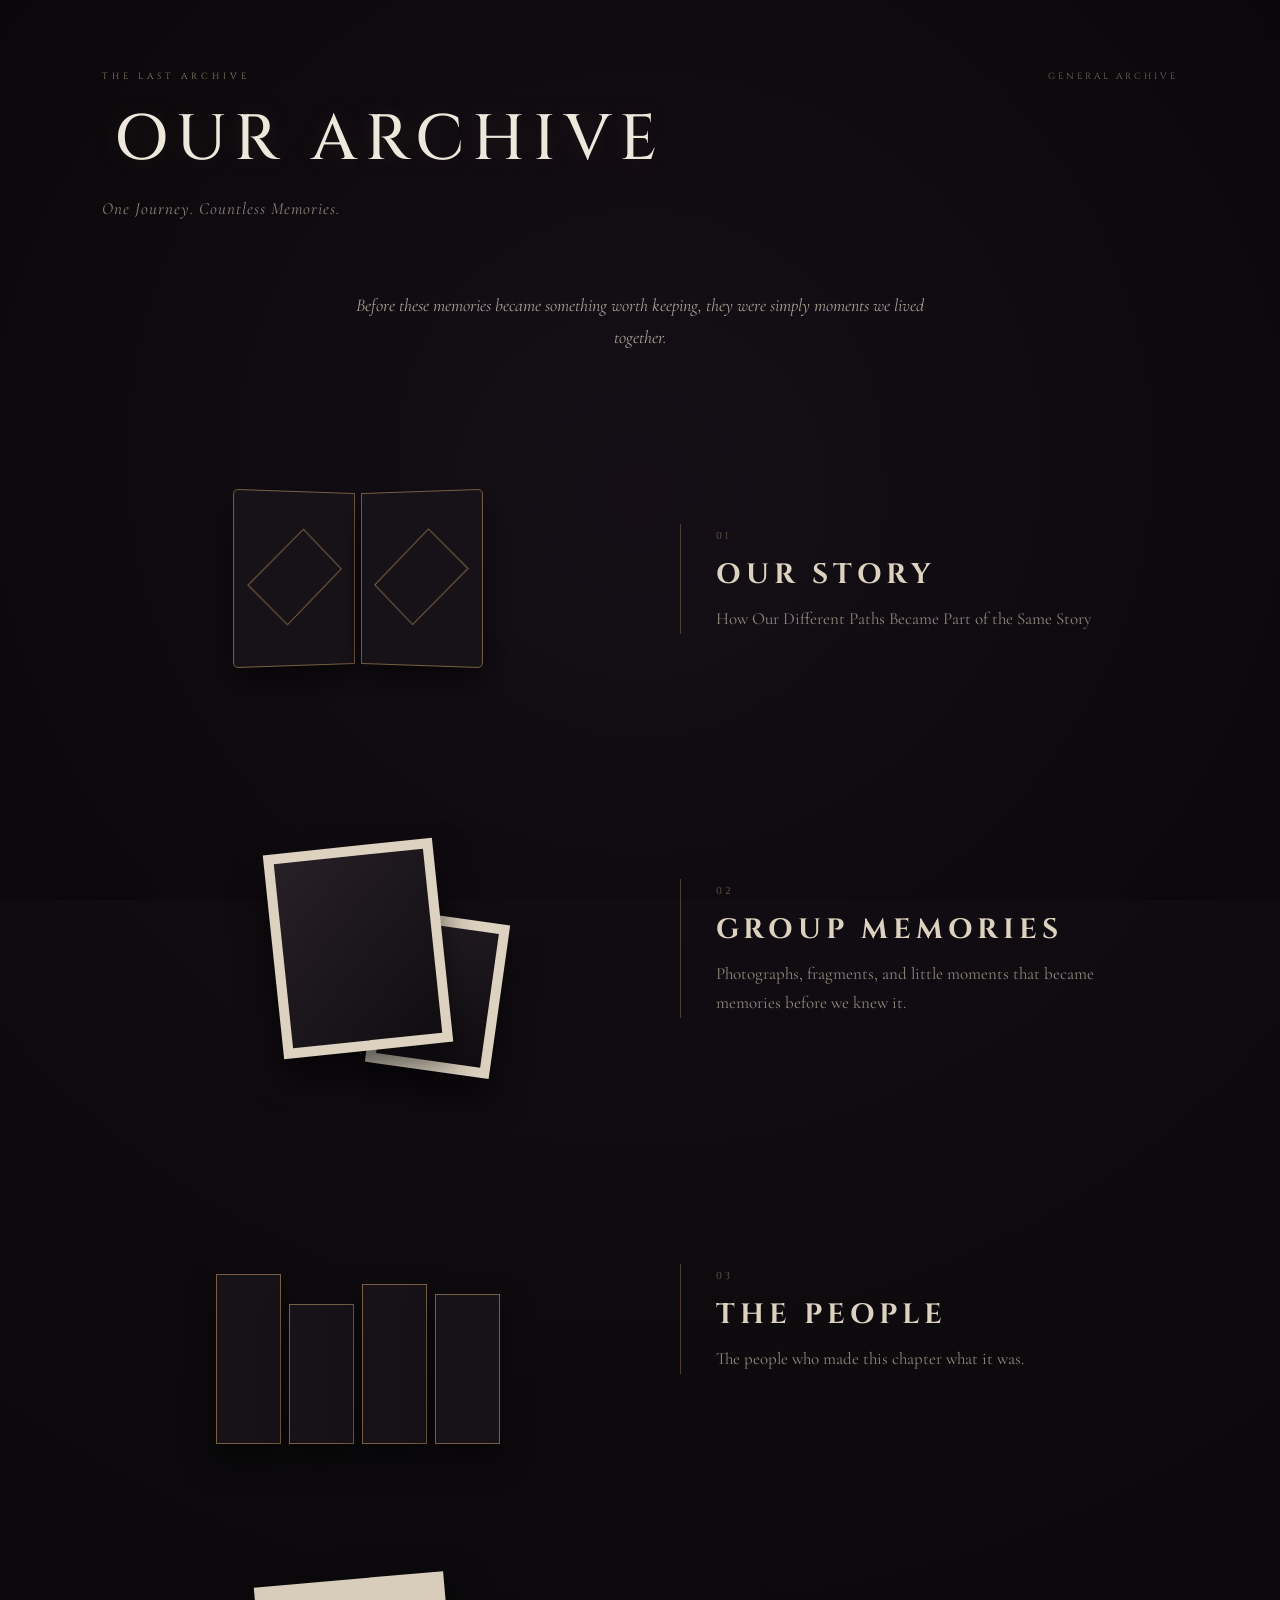
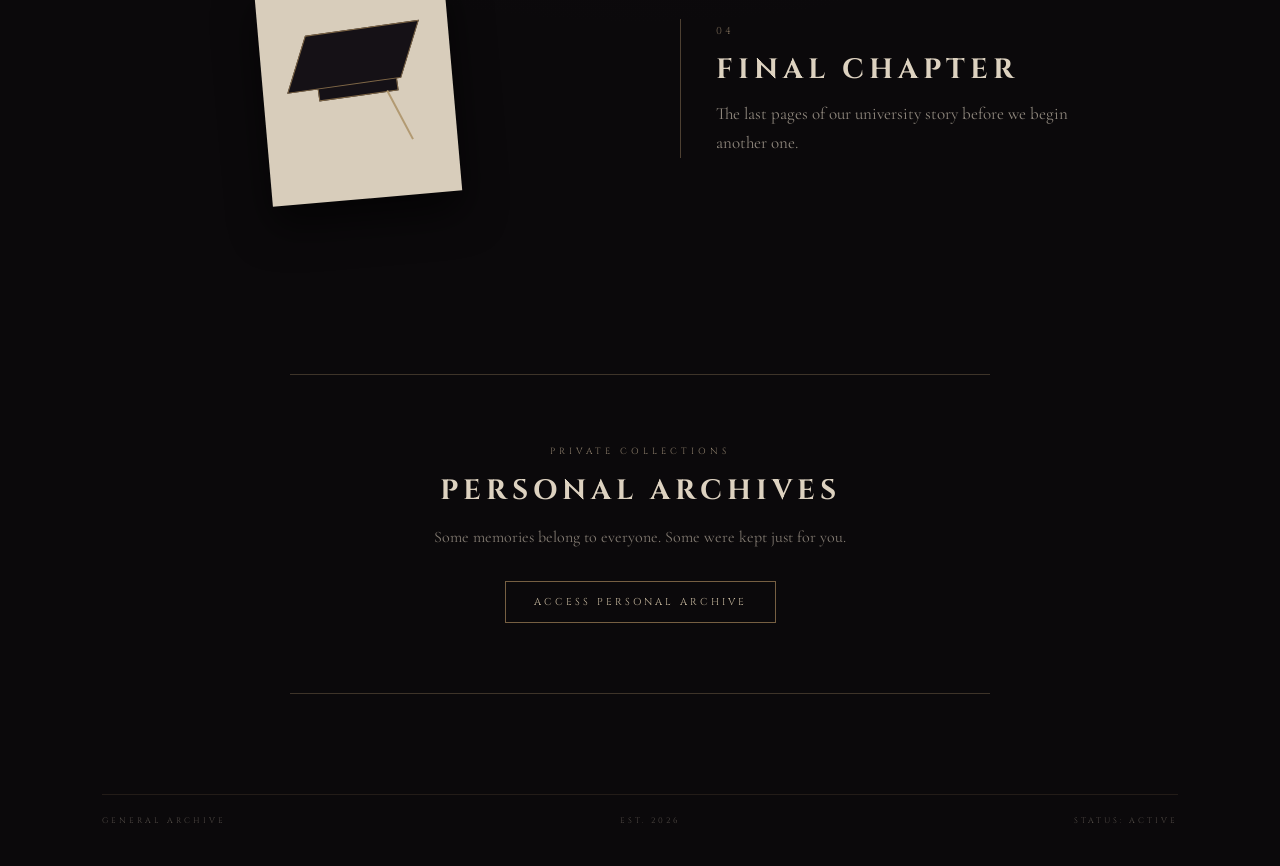
<file: general-archive.html>
<!DOCTYPE html>
<html lang="en">

<head>
    <meta charset="UTF-8">
    <meta name="viewport" content="width=device-width, initial-scale=1.0">

    <title>Our Archive | The Last Archive</title>

    <link rel="stylesheet" href="style.css">
</head>

<body>

<main class="general-page">

    <div class="archive-overlay"></div>

    <!-- HEADER -->

    <header class="general-header">

        <div>
            <p class="archive-small">THE LAST ARCHIVE</p>

            <h1>OUR ARCHIVE</h1>

            <p class="general-subtitle">
                One Journey. Countless Memories.
            </p>
        </div>

        <div class="archive-number">
            GENERAL ARCHIVE
        </div>

    </header>


    <!-- INTRO -->

    <section class="general-intro">

        <p>
            Before these memories became something worth keeping,
            they were simply moments we lived together.
        </p>

    </section>


    <!-- ARCHIVE COLLECTION -->

    <section class="general-collection">


        <!-- OUR STORY -->

        <a href="our-story.html" class="archive-item">

            <div class="archive-illustration book-illustration">

                <div class="book-left"></div>
                <div class="book-right"></div>

            </div>

            <div class="archive-item-info">

                <span class="archive-index">01</span>

                <h2>OUR STORY</h2>

                <p>
                    How Our Different Paths Became Part of the Same Story
                </p>

            </div>

        </a>


        <!-- GROUP MEMORIES -->

        <a href="group-memories.html" class="archive-item">

            <div class="archive-illustration photo-illustration">

                <div class="photo-frame">

                    <div class="photo-image"></div>

                </div>

                <div class="photo-frame small-photo">

                    <div class="photo-image"></div>

                </div>

            </div>

            <div class="archive-item-info">

                <span class="archive-index">02</span>

                <h2>GROUP MEMORIES</h2>

                <p>
                    Photographs, fragments, and little moments
that became memories before we knew it.
                </p>

            </div>

        </a>


        <!-- THE PEOPLE -->

<a href="the-people.html" class="archive-item">

    <div class="archive-illustration people-illustration">

        <div class="portrait portrait-one"></div>
        <div class="portrait portrait-two"></div>
        <div class="portrait portrait-three"></div>
        <div class="portrait portrait-four"></div>

    </div>

    <div class="archive-item-info">

        <span class="archive-index">03</span>

        <h2>THE PEOPLE</h2>

        <p>
            The people who made
            this chapter what it was.
        </p>

    </div>

</a>
        <!-- FINAL CHAPTER -->

        <a href="final-chapter.html" class="archive-item">

            <div class="archive-illustration final-illustration">

                <div class="paper"></div>

                <div class="graduation-cap">
                    <div class="cap-top"></div>
                    <div class="cap-base"></div>
                    <div class="tassel"></div>
                </div>

            </div>

            <div class="archive-item-info">

                <span class="archive-index">04</span>

                <h2>FINAL CHAPTER</h2>

                <p>
                    The last pages of our university story
                    before we begin another one.
                </p>

            </div>

        </a>


    </section>


    <!-- PERSONAL ARCHIVE -->

    <section class="personal-access">

        <p class="archive-small">
            PRIVATE COLLECTIONS
        </p>

        <h2>PERSONAL ARCHIVES</h2>

        <p>
            Some memories belong to everyone.
            Some were kept just for you.
        </p>

        <a href="login.html" class="personal-btn">
            ACCESS PERSONAL ARCHIVE
        </a>

    </section>


    <!-- FOOTER -->

    <footer class="archive-footer">

        <span>GENERAL ARCHIVE</span>

        <span>EST. 2026</span>

        <span>STATUS: ACTIVE</span>

    </footer>

</main>

</body>

</html>
</file>
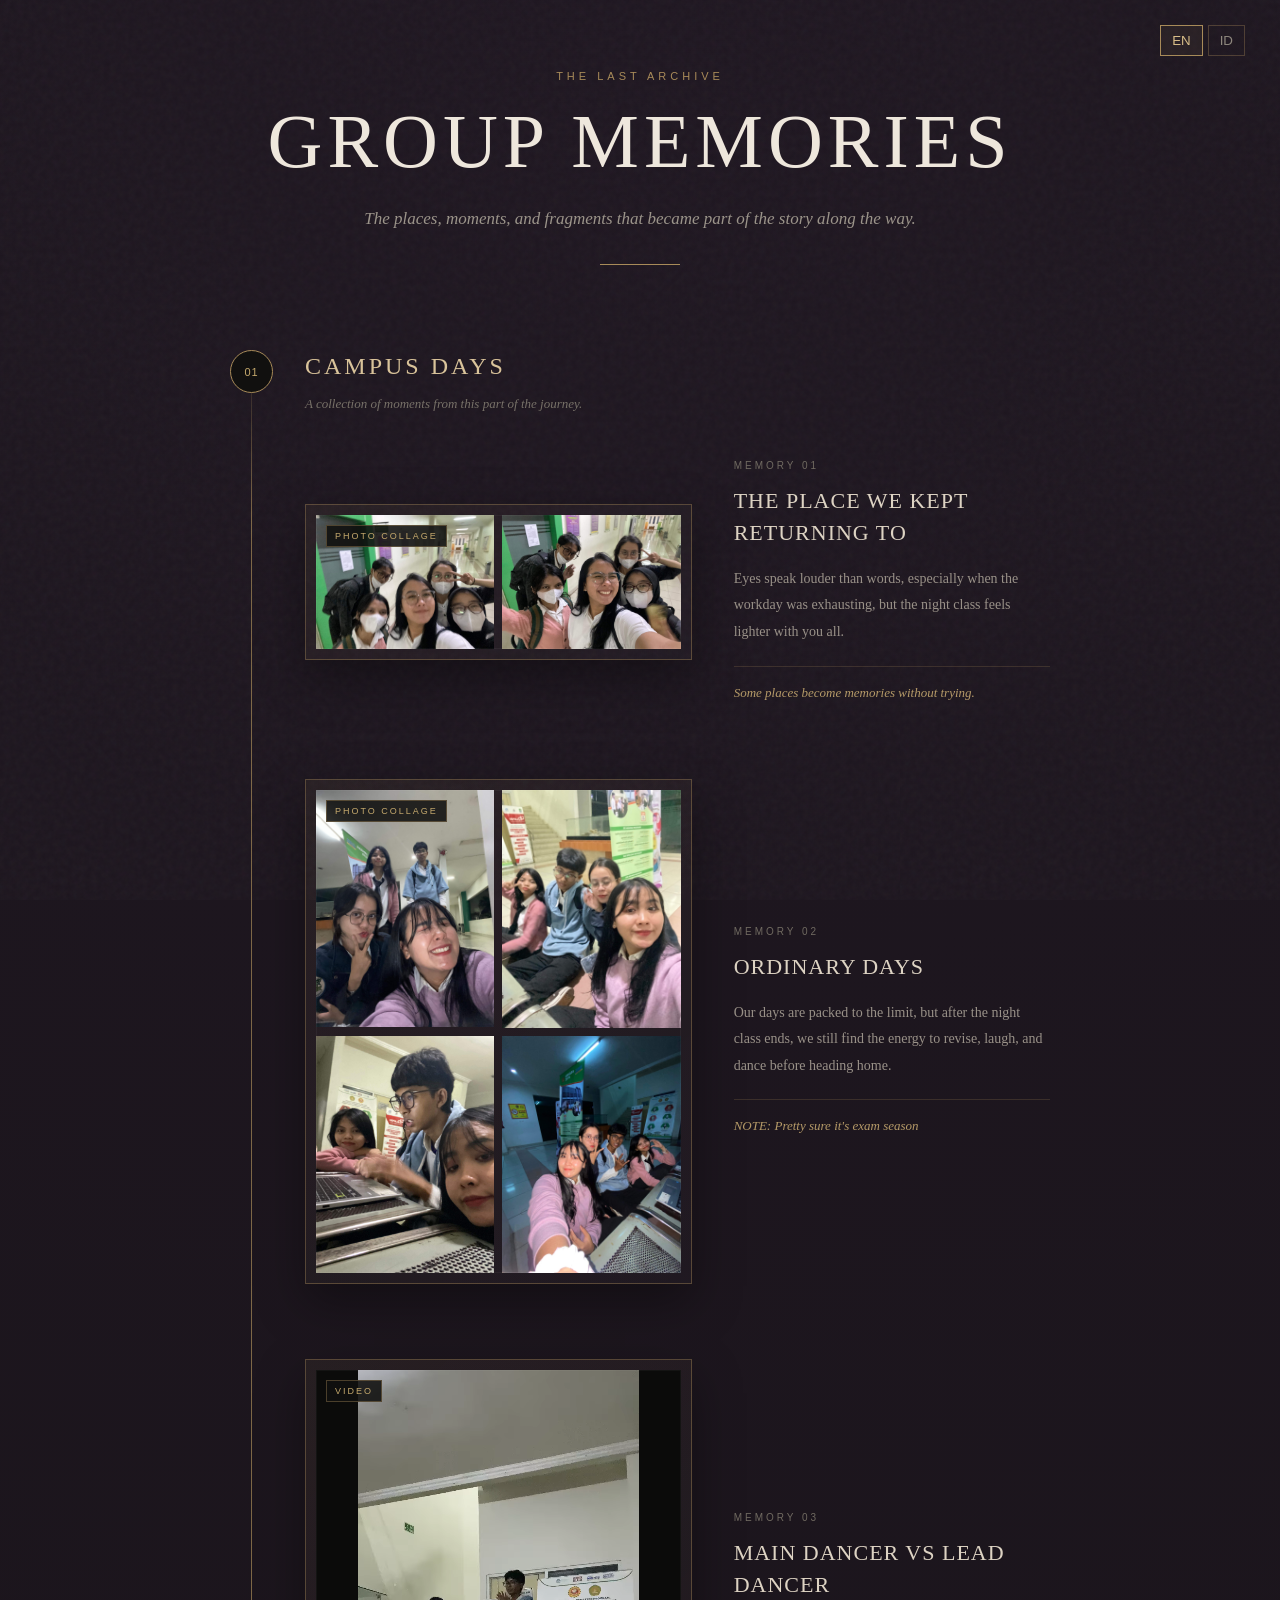
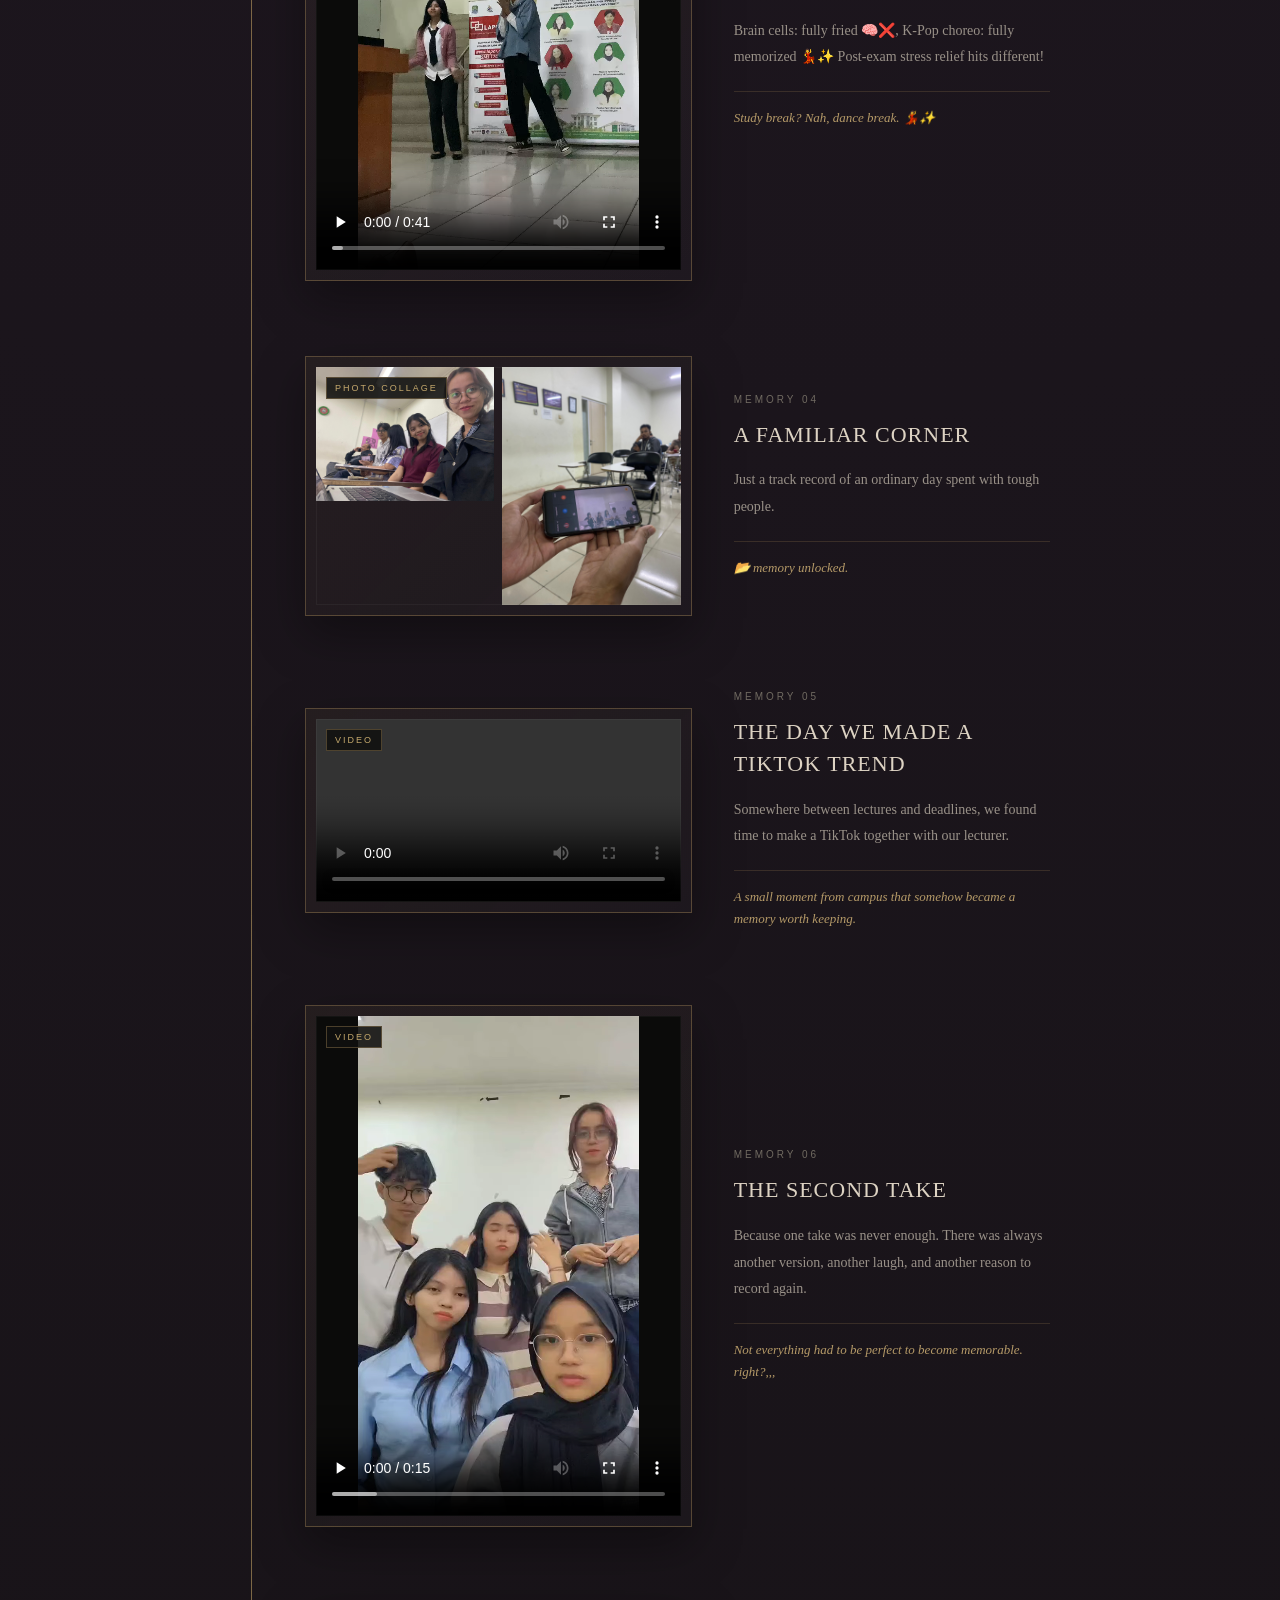
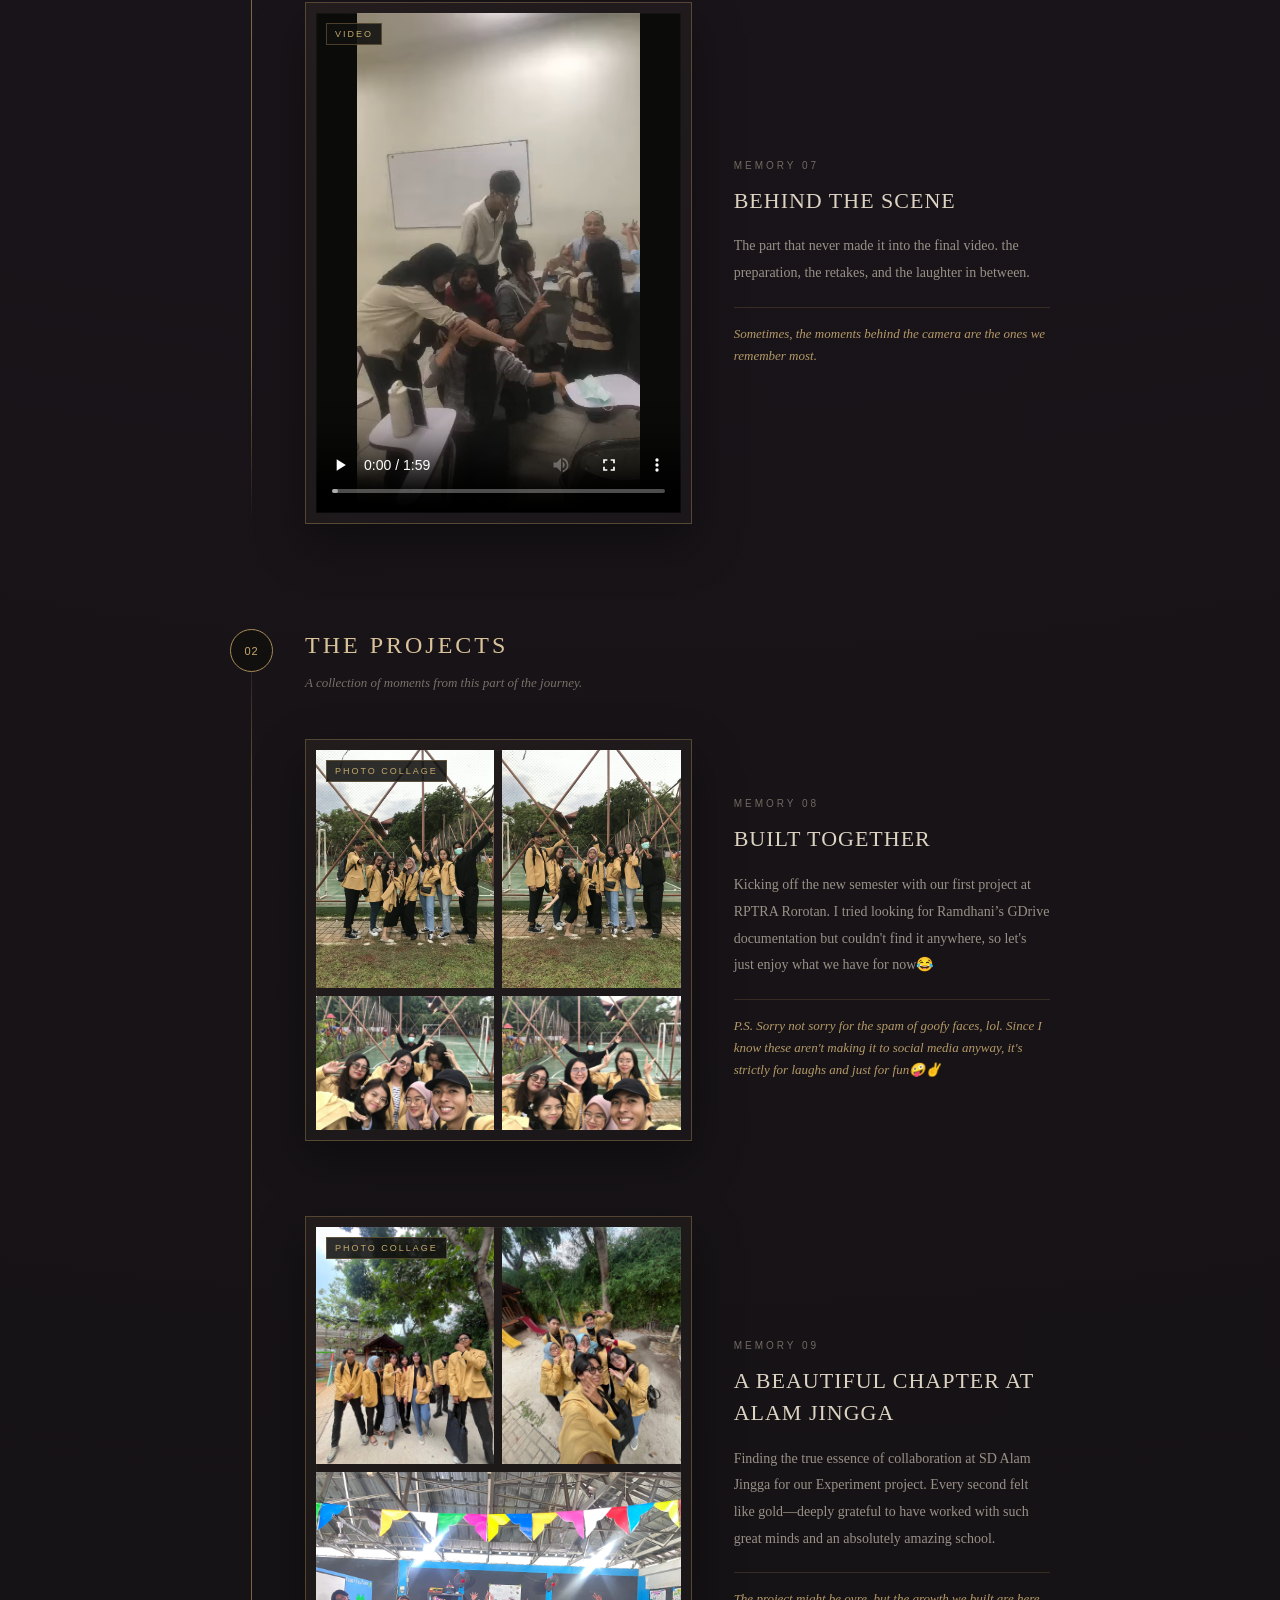
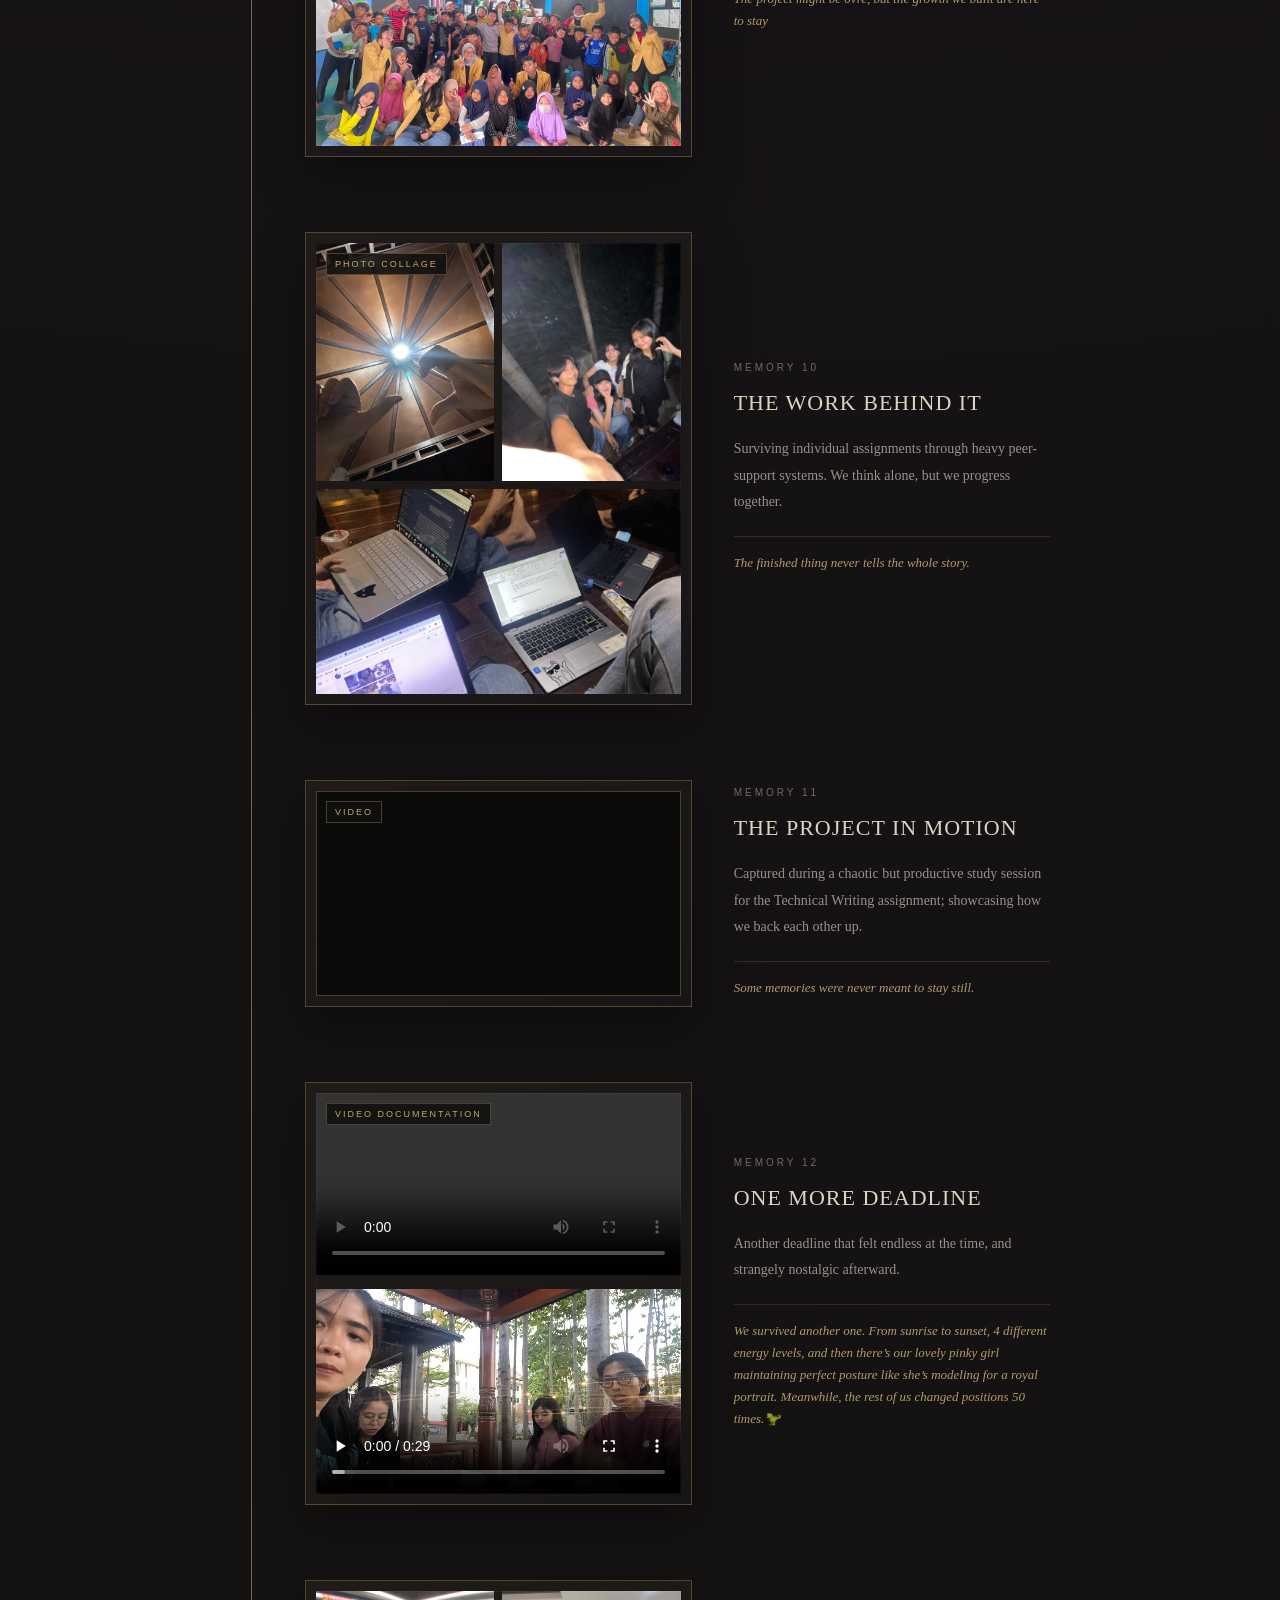
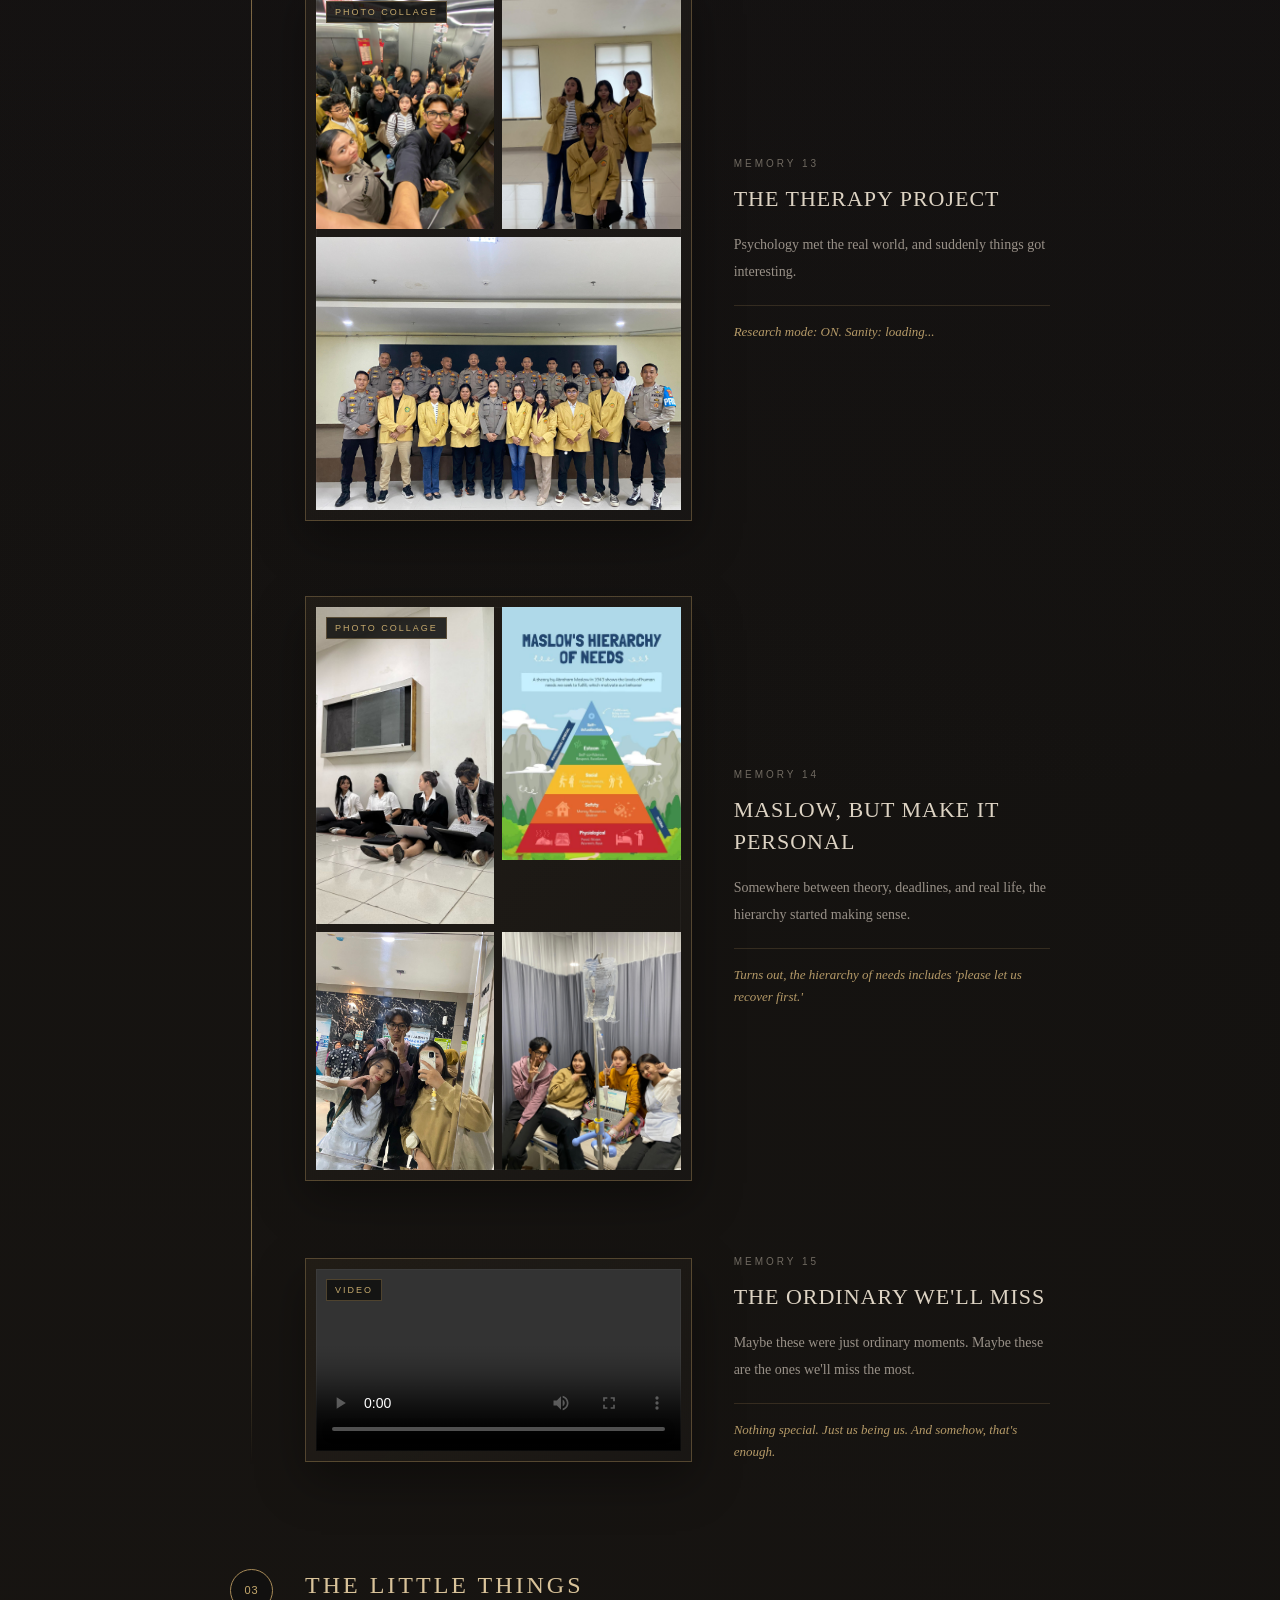
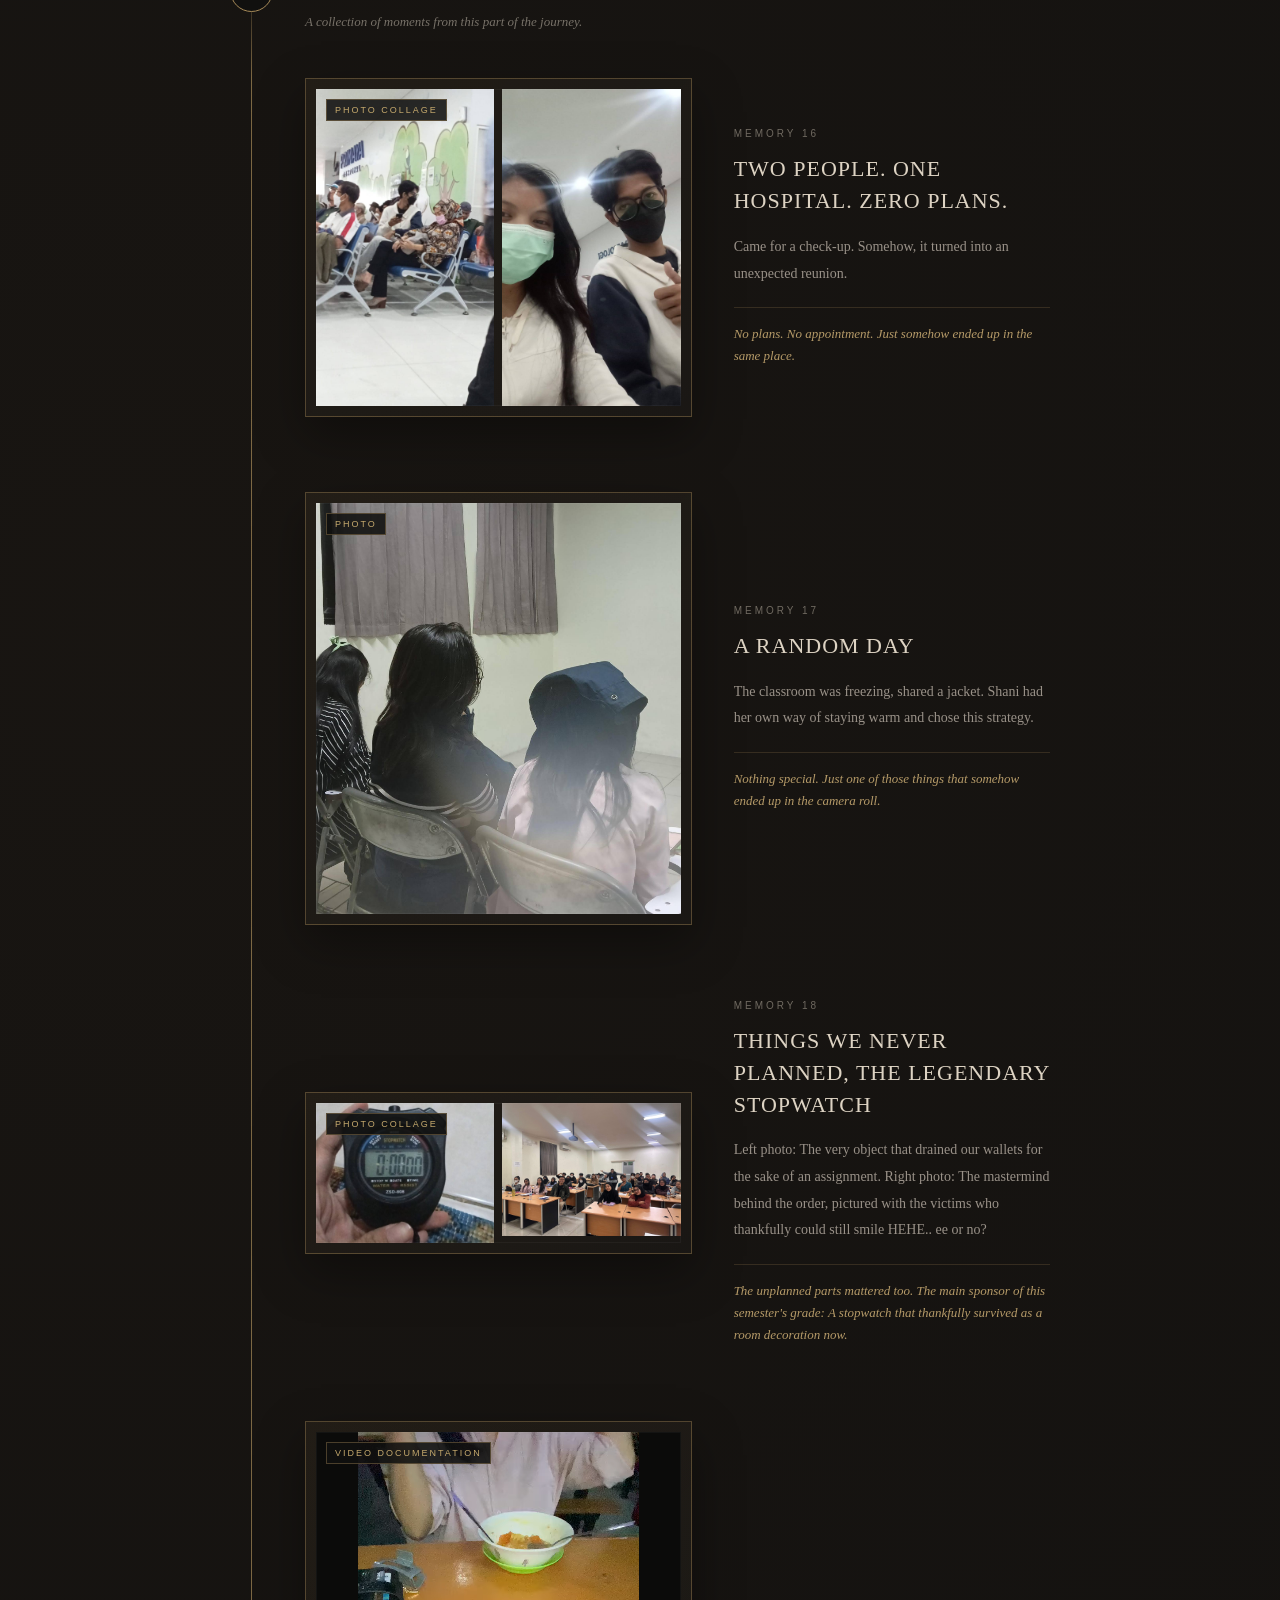
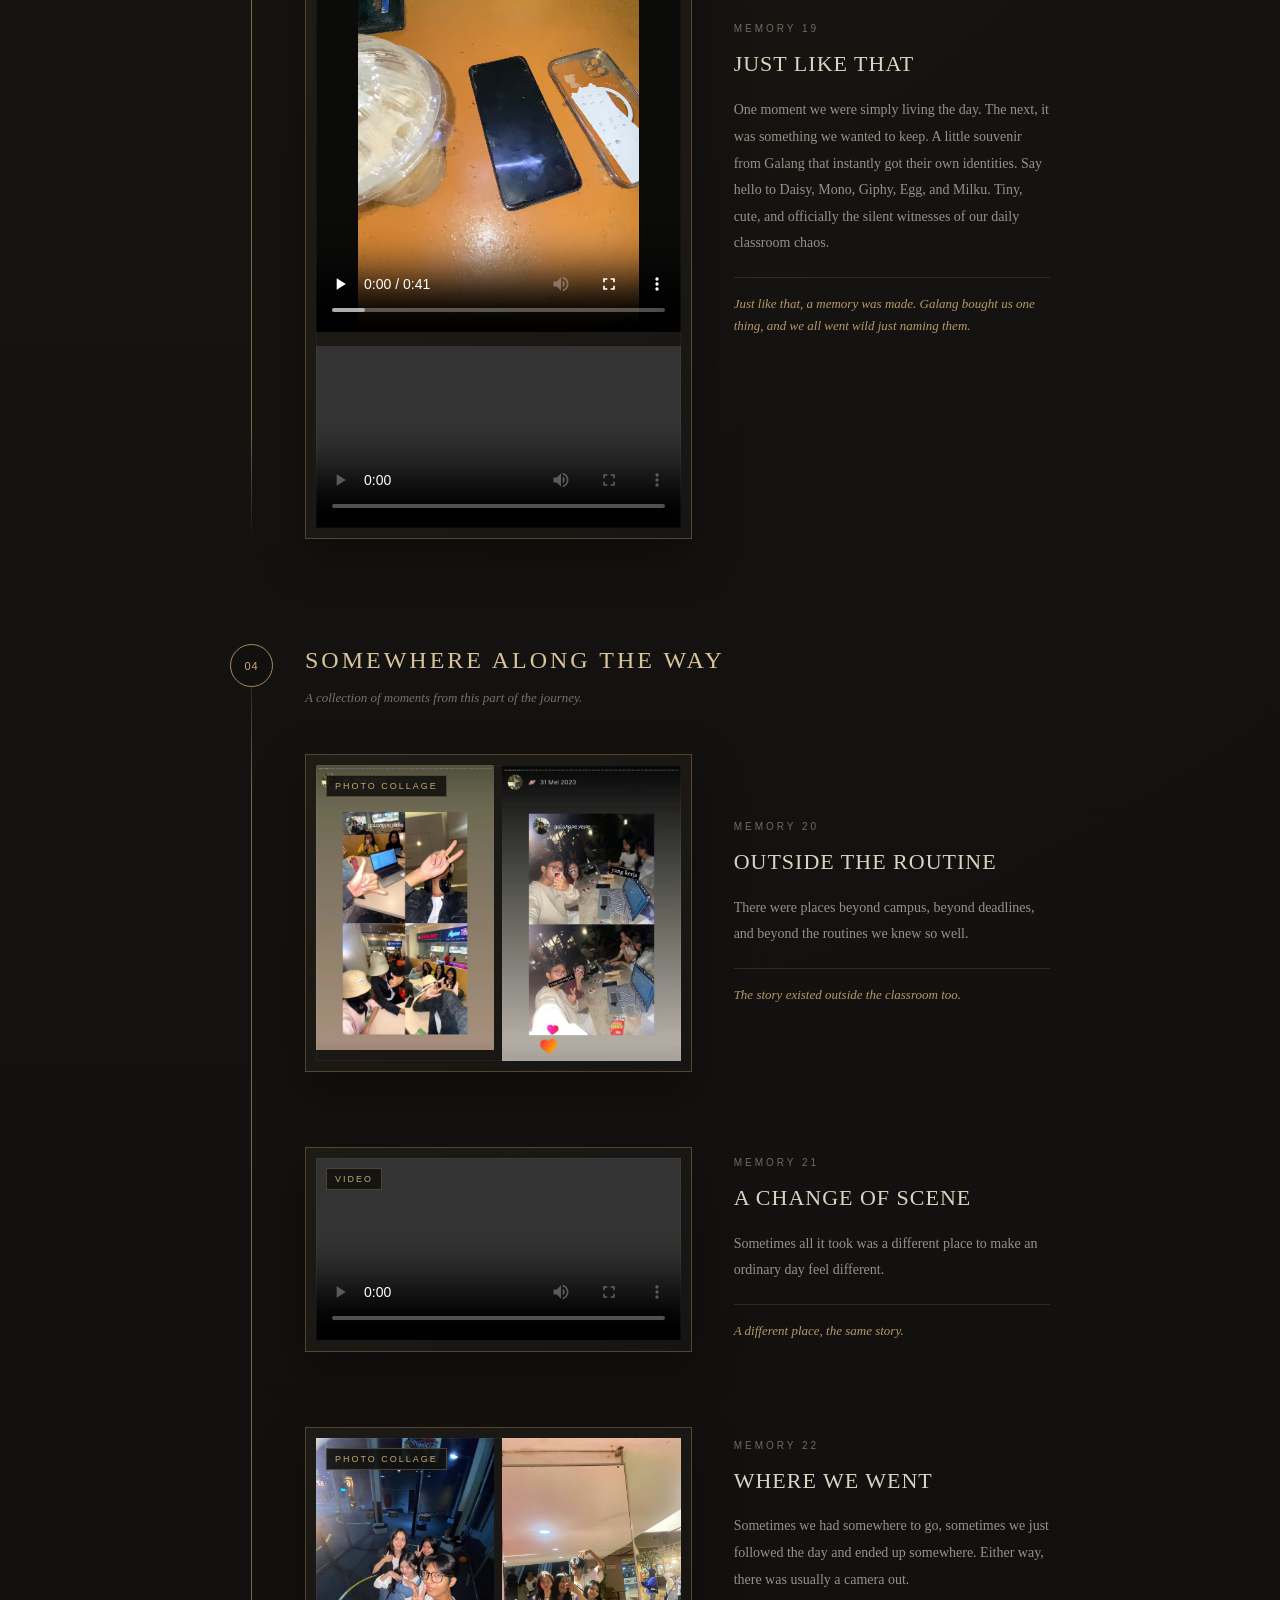
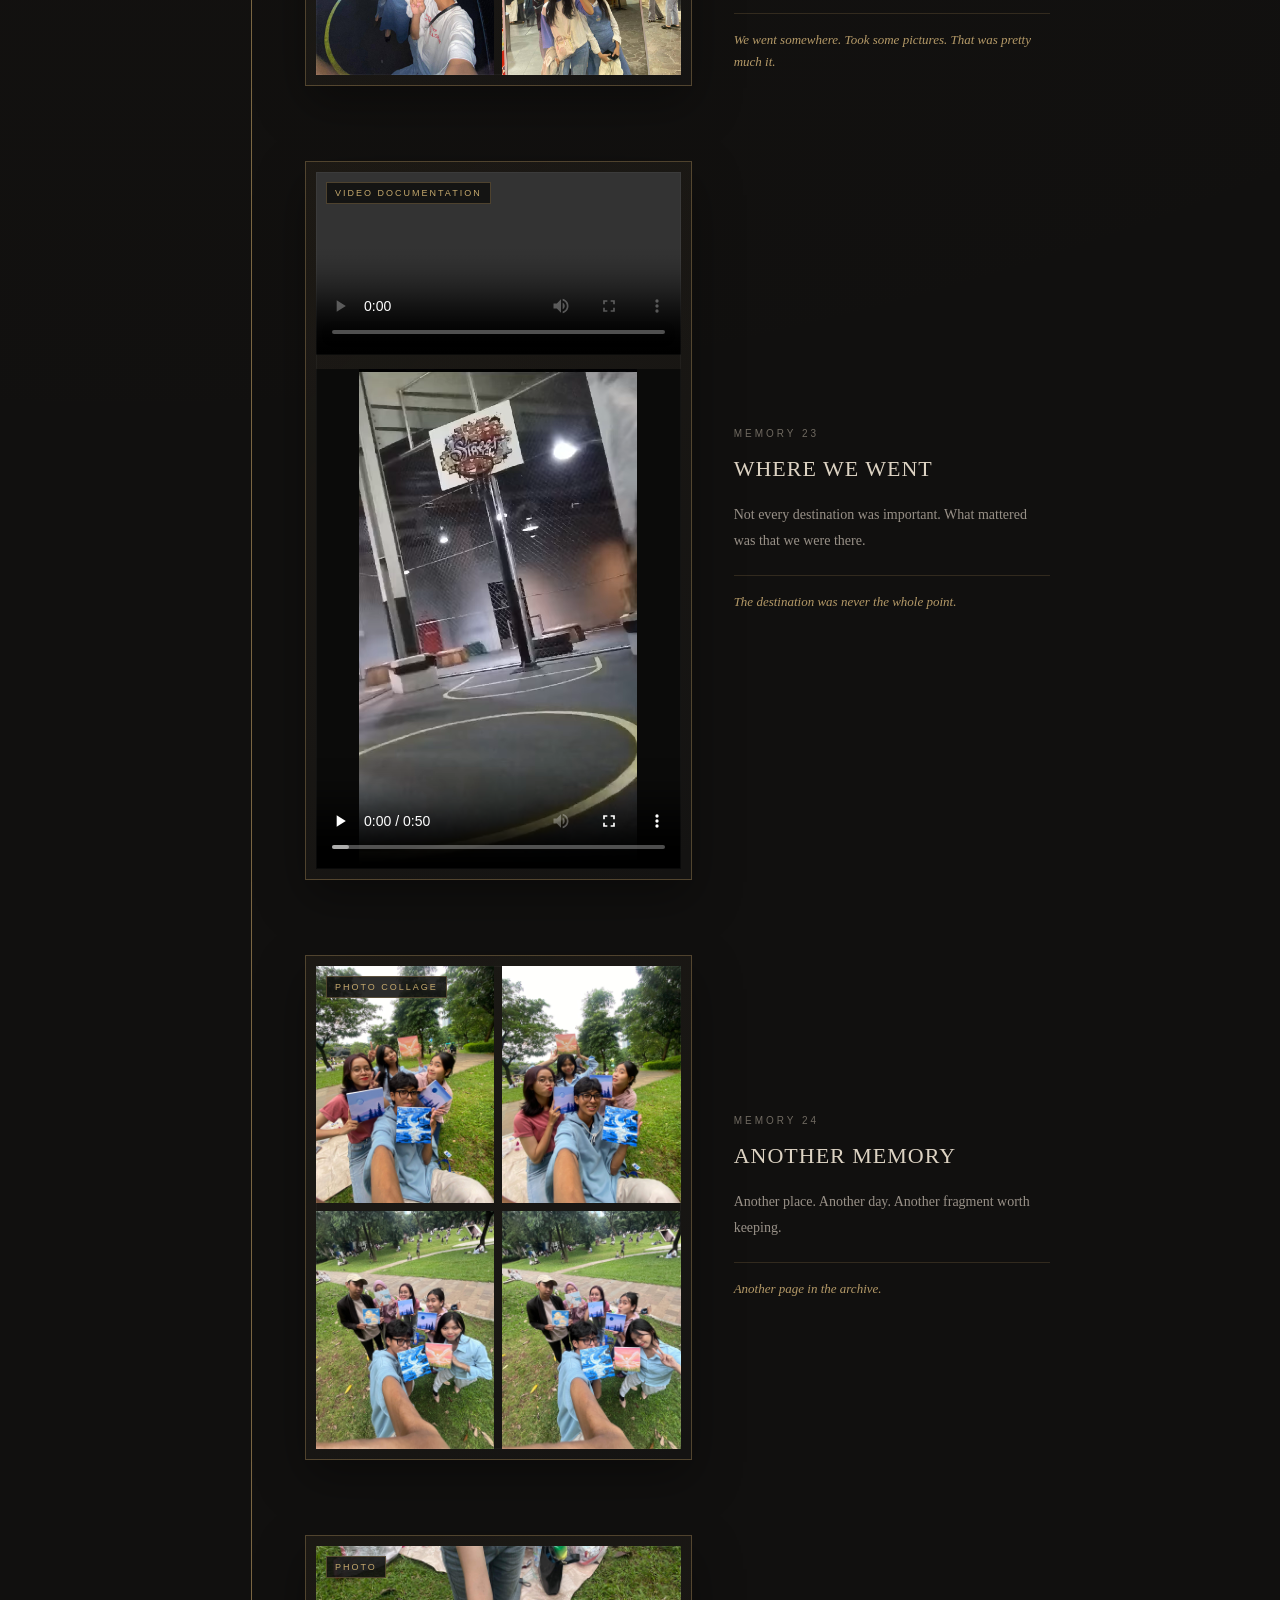
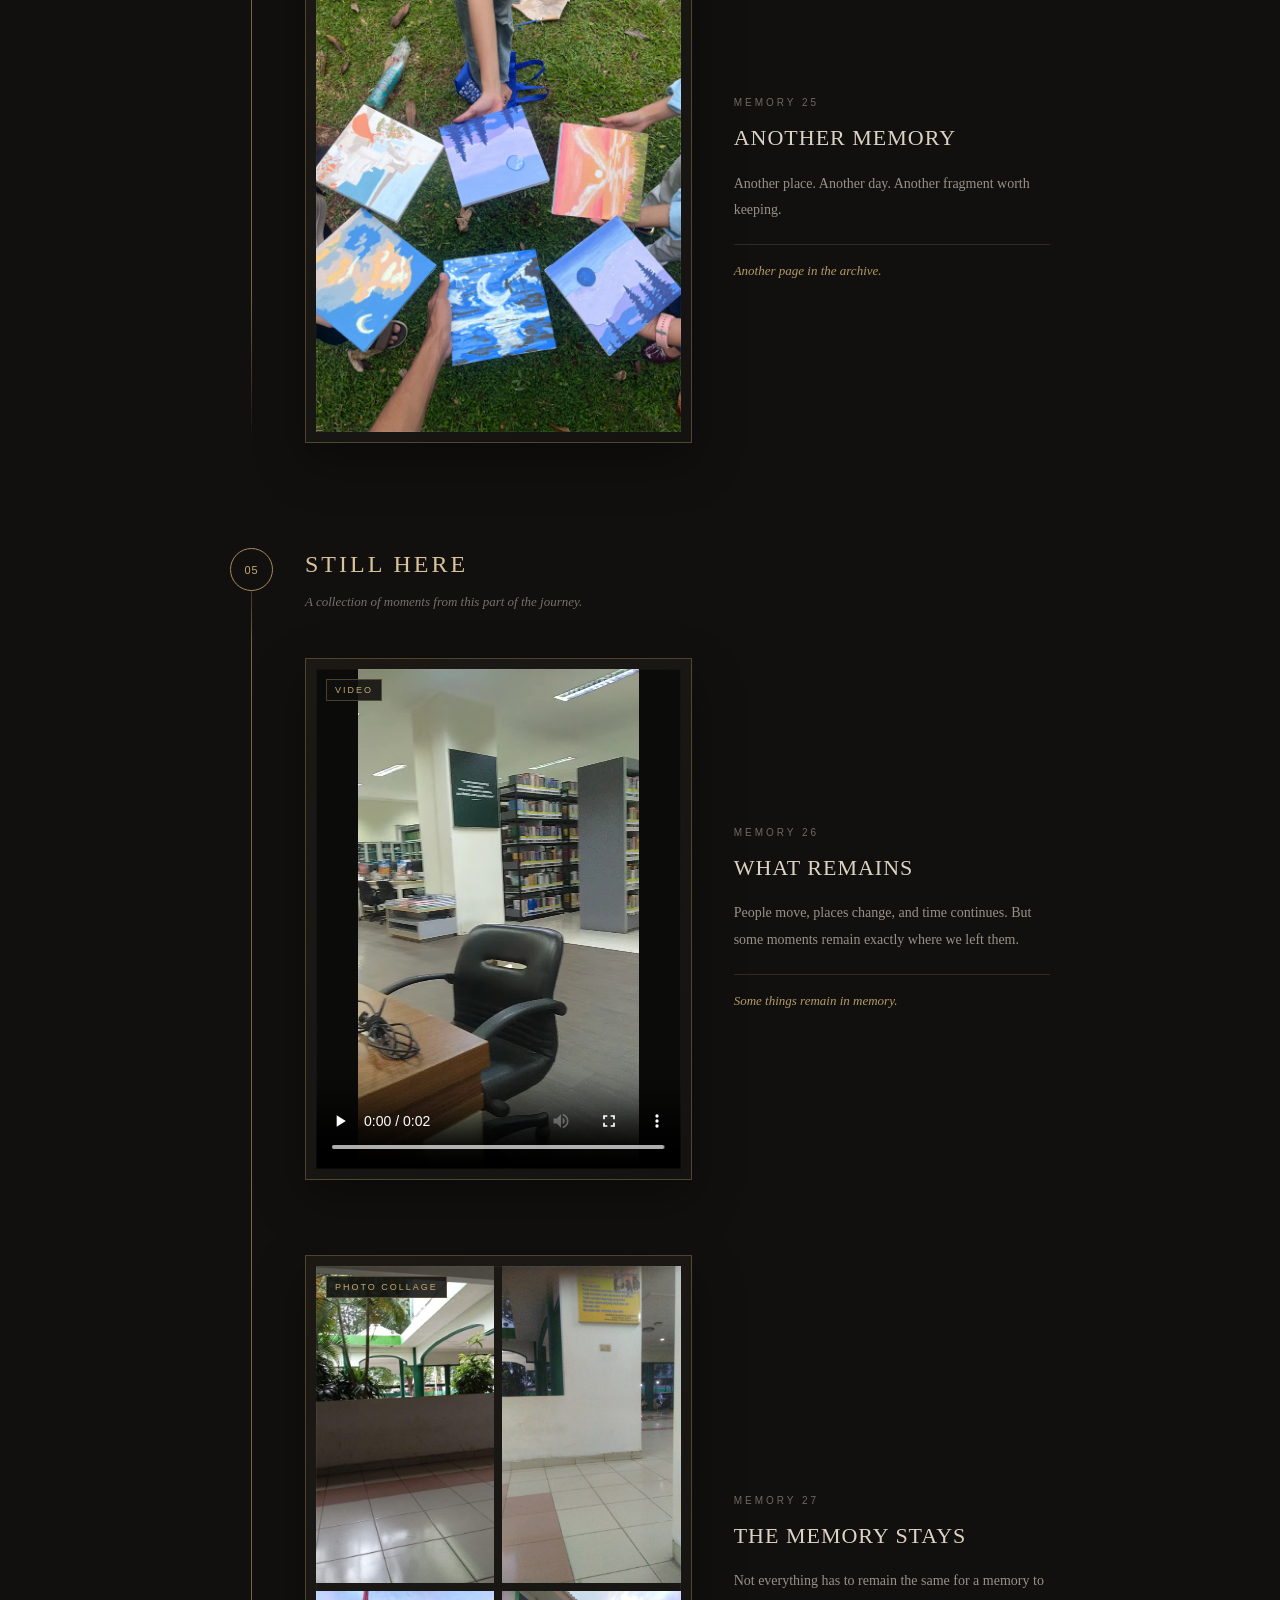
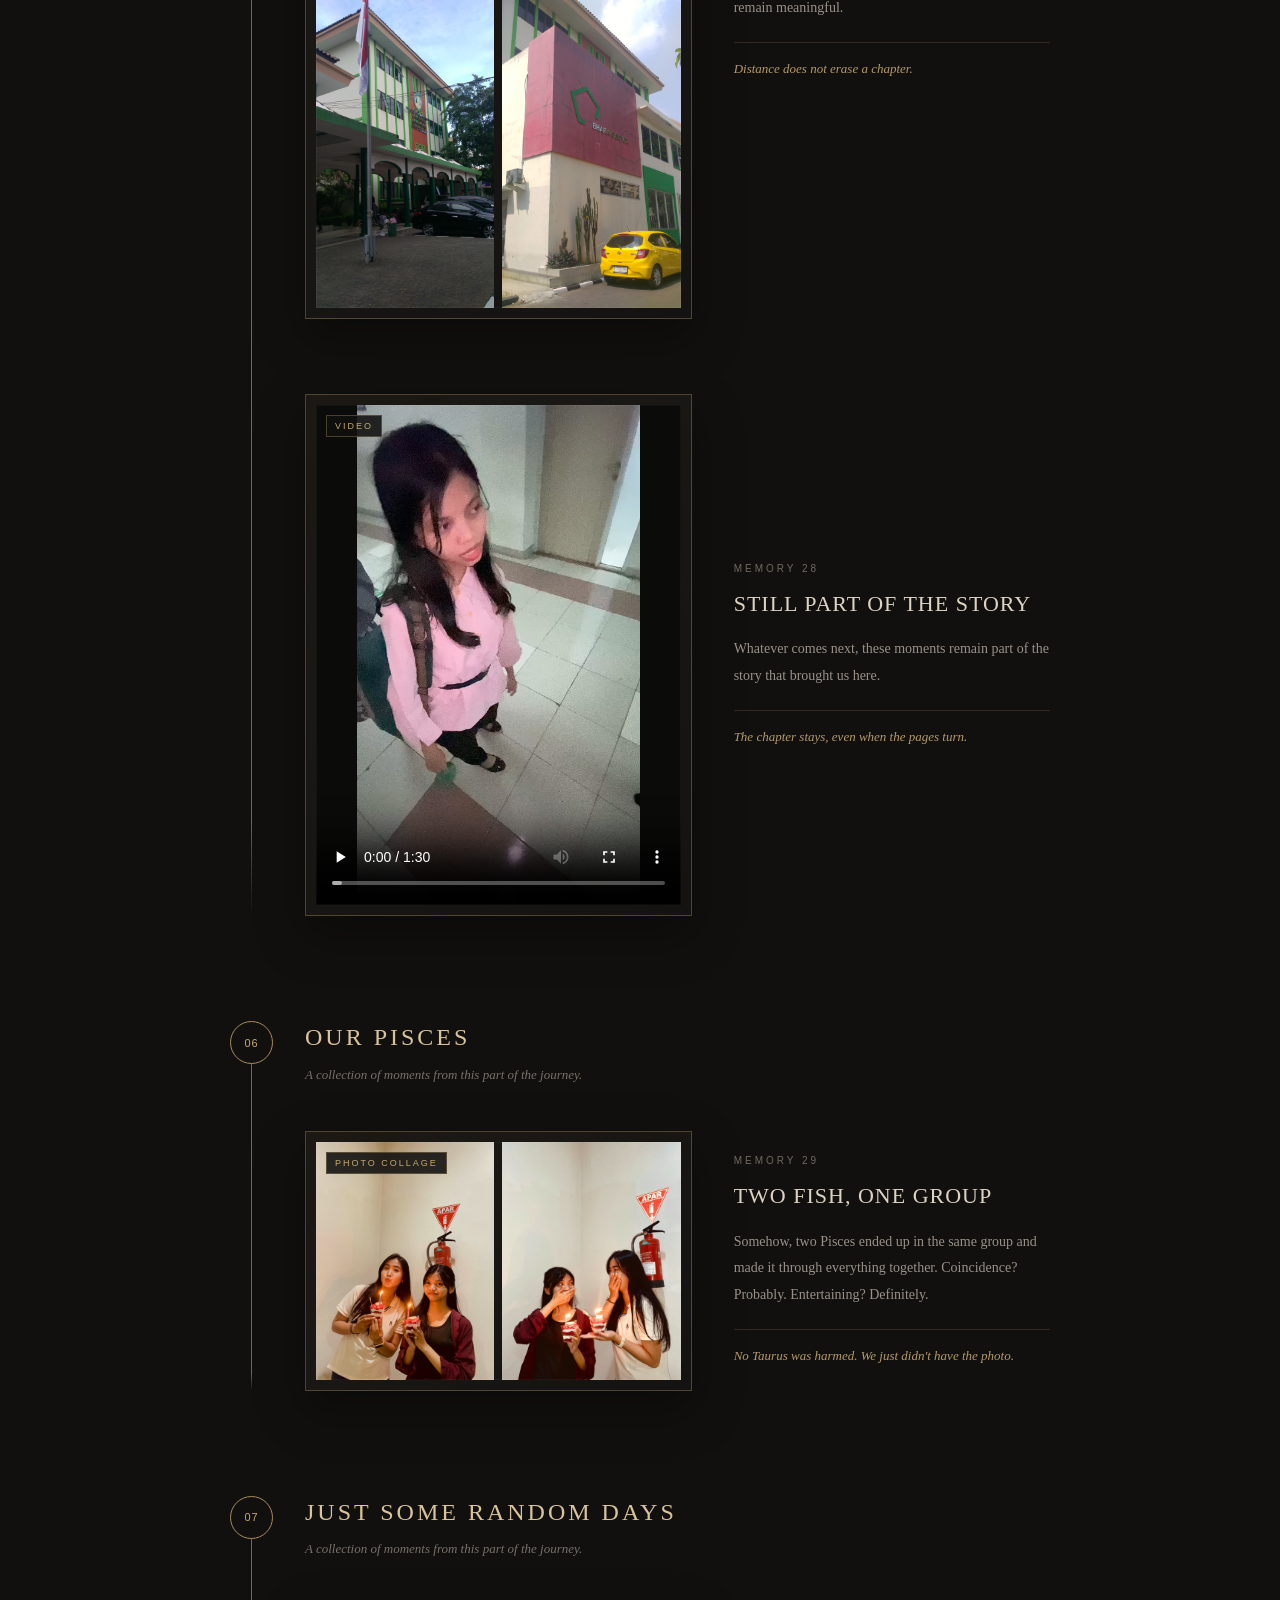
<file: group-memories.html>
<!DOCTYPE html>
<html lang="en">

<head>
    <meta charset="UTF-8">
    <meta name="viewport" content="width=device-width, initial-scale=1.0">

    <title>Group Memories | The Last Archive</title>

    <style>
        /* =========================================================
           GROUP MEMORIES
           VISUAL LANGUAGE — SAME FAMILY AS OUR STORY
        ========================================================= */

        * {
            margin: 0;
            padding: 0;
            box-sizing: border-box;
        }

        html {
            scroll-behavior: smooth;
        }

        body {
            background: #11100f;
            color: #e8e0d2;
            font-family: Georgia, "Times New Roman", serif;
        }

        .story-page {
            min-height: 100vh;
            background:
                radial-gradient(
                    circle at 50% 0%,
                    rgba(75, 45, 90, 0.24),
                    transparent 42%
                ),
                radial-gradient(
                    circle at 10% 50%,
                    rgba(110, 80, 50, 0.08),
                    transparent 35%
                ),
                #11100f;

            position: relative;
            overflow-x: hidden;
            padding: 70px 20px 80px;
        }

        /* =========================================================
           GRAIN
        ========================================================= */

        .story-page::before {
            content: "";
            position: fixed;
            inset: 0;

            background-image:
                url("data:image/svg+xml,%3Csvg viewBox='0 0 180 180' xmlns='http://www.w3.org/2000/svg'%3E%3Cfilter id='n'%3E%3CfeTurbulence type='fractalNoise' baseFrequency='.8' numOctaves='4' stitchTiles='stitch'/%3E%3C/filter%3E%3Crect width='100%25' height='100%25' filter='url(%23n)' opacity='.035'/%3E%3C/svg%3E");

            pointer-events: none;
            z-index: 0;
        }

        /* =========================================================
           LANGUAGE SWITCH
        ========================================================= */

        .language-switch {
            position: fixed;
            top: 25px;
            right: 35px;
            z-index: 100;

            display: flex;
            gap: 5px;

            font-family: Arial, sans-serif;
            font-size: 11px;
            letter-spacing: 2px;
        }

        .language-switch button {
            background: transparent;
            border: 1px solid rgba(168, 139, 89, 0.35);

            color: #8d877d;

            padding: 7px 11px;

            cursor: pointer;

            transition:
                color 0.3s ease,
                border-color 0.3s ease,
                background 0.3s ease;
        }

        .language-switch button:hover {
            color: #d2b47a;
            border-color: #a88b59;
        }

        .language-switch button.active {
            color: #d8bd88;
            border-color: #a88b59;
            background: rgba(168, 139, 89, 0.08);
        }

        /* =========================================================
           MAIN CONTAINER
        ========================================================= */

        .story-container {
            width: 100%;
            max-width: 1050px;
            margin: 0 auto;

            position: relative;
            z-index: 1;
        }

        /* =========================================================
           HEADER
        ========================================================= */

        .story-header {
            text-align: center;
            margin-bottom: 85px;
        }

        .story-header .eyebrow {
            color: #a88b59;

            font-family: Arial, sans-serif;
            font-size: 11px;
            letter-spacing: 4px;

            margin-bottom: 20px;
        }

        .story-header h1 {
            color: #eee7dc;

            font-family: Georgia, "Times New Roman", serif;
            font-size: clamp(42px, 7vw, 76px);
            font-weight: normal;

            letter-spacing: 5px;
            line-height: 1.05;

            margin-bottom: 22px;
        }

        .story-header .subtitle {
            color: #9b948a;

            font-size: 17px;
            font-style: italic;

            max-width: 650px;
            margin: 0 auto;

            line-height: 1.8;
        }

        .header-line {
            width: 80px;
            height: 1px;

            background: #a88b59;

            margin: 30px auto 0;
        }

        /* =========================================================
           SECTION
        ========================================================= */

        .story-section {
            position: relative;

            max-width: 820px;

            margin: 0 auto 105px;
            padding-left: 75px;
        }

        .story-section::before {
            content: "";

            position: absolute;
            left: 21px;
            top: 0;
            bottom: 0;

            width: 1px;

            background:
                linear-gradient(
                    to bottom,
                    transparent,
                    rgba(168, 139, 89, 0.7) 5%,
                    rgba(168, 139, 89, 0.7) 95%,
                    transparent
                );
        }

        .section-heading {
            position: relative;

            margin-bottom: 45px;
        }

        .story-number {
            position: absolute;

            left: -75px;
            top: 0;

            width: 43px;
            height: 43px;

            border: 1px solid #a88b59;
            border-radius: 50%;

            display: flex;
            align-items: center;
            justify-content: center;

            color: #c5a96d;

            font-family: Arial, sans-serif;
            font-size: 11px;
            letter-spacing: 1px;

            background: #11100f;
        }

        .section-heading h2 {
            color: #d9c39a;

            font-size: 24px;
            font-weight: normal;

            letter-spacing: 3px;
            line-height: 1.4;
        }

        .section-heading p {
            color: #777168;

            margin-top: 9px;

            font-size: 13px;
            font-style: italic;
            line-height: 1.7;
        }

        /* =========================================================
           MEMORY FRAGMENT
        ========================================================= */

        .memory-fragment {
            display: grid;
            grid-template-columns: minmax(0, 1.1fr) minmax(250px, 0.9fr);

            gap: 42px;

            align-items: center;

            margin-bottom: 75px;
        }

        .memory-fragment:last-child {
            margin-bottom: 0;
        }

        /* =========================================================
           MEDIA
        ========================================================= */

        .memory-photo {
            position: relative;

            padding: 10px;

            border: 1px solid rgba(168, 139, 89, 0.4);

            background:
                linear-gradient(
                    135deg,
                    rgba(168, 139, 89, 0.08),
                    rgba(255, 255, 255, 0.015)
                );

            box-shadow:
                0 18px 45px rgba(0, 0, 0, 0.35);

            overflow: hidden;
        }

        .memory-photo img,
        .memory-photo video {
            display: block;

            width: 100%;
            height: auto;

            max-height: 520px;

            object-fit: contain;

            background: #0b0b0a;
        }

        .memory-photo video {
            max-height: 500px;
        }

        .memory-photo::after {
            content: "";

            position: absolute;
            inset: 10px;

            border: 1px solid rgba(255, 255, 255, 0.04);

            pointer-events: none;
        }
        

/* =========================
   GOOGLE DRIVE VIDEO
========================= */

.drive-video-wrapper {
    width: 100%;
    aspect-ratio: 16 / 9;
    background: #0b0b0a;
    border: 1px solid rgba(168, 139, 89, 0.35);
    overflow: hidden;
}

.drive-video-wrapper iframe {
    display: block;
    width: 100%;
    height: 100%;
    border: none;
}   
        /* =========================
   AUTO COLLAGE SYSTEM
========================= */

.memory-collage {
    display: grid;
    gap: 8px;
    align-items: start;
}

.collage-item {
    overflow: hidden;
    background: #0b0b0a;
}

.collage-item img {
    display: block;
    width: 100%;
    height: auto;
    object-fit: contain;
}

/* 2 FOTO */
.memory-collage.collage-2 {
    grid-template-columns: repeat(2, 1fr);
}

/* 3 FOTO */
.memory-collage.collage-3 {
    grid-template-columns: repeat(2, 1fr);
}

.memory-collage.collage-3 .collage-item:last-child {
    grid-column: 1 / -1;
}

/* 4 FOTO */
.memory-collage.collage-4 {
    grid-template-columns: repeat(2, 1fr);
}

.video-collage {
    display: grid;
    gap: 8px;
    align-items: start;
}

.video-collage-item {
    overflow: hidden;
    background: #0b0b0a;
}

.video-collage-item video {
    display: block;
    width: 100%;
    height: auto;
    max-height: 520px;
    object-fit: contain;
    background: #0b0b0a;
}

.video-collage.video-collage-2 {
    grid-template-columns: repeat(2, 1fr);
}

.video-collage.video-collage-3 {
    grid-template-columns: repeat(2, 1fr);
}

.video-collage.video-collage-3
.video-collage-item:last-child {
    grid-column: 1 / -1;
}

.video-collage.video-collage-4 {
    grid-template-columns: repeat(2, 1fr);
}
        /* =========================
   VIDEO PAIR
========================= */

.video-pair {
    display: flex;
    flex-direction: column;
    gap: 14px;
    width: 100%;
}

.video-pair-item {
    width: 100%;
    background: #0b0b0a;
    overflow: hidden;
}

.video-pair-item video {
    display: block;
    width: 100%;
    height: auto;
    max-width: 100%;
    background: #0b0b0a;
}
        /* =========================================================
           MEDIA LABEL
        ========================================================= */

        .media-label {
            position: absolute;

            top: 20px;
            left: 20px;

            z-index: 2;

            padding: 5px 8px;

            background: rgba(17, 16, 15, 0.88);
            border: 1px solid rgba(168, 139, 89, 0.4);

            color: #c5a96d;

            font-family: Arial, sans-serif;
            font-size: 9px;
            letter-spacing: 2px;
        }

        /* =========================================================
           MEMORY INFO
        ========================================================= */

        .memory-info {
            align-self: center;
        }

        .memory-index {
            color: #706a61;

            font-family: Arial, sans-serif;
            font-size: 10px;
            letter-spacing: 3px;

            margin-bottom: 14px;
        }

        .memory-info h3 {
            color: #ddd3c3;

            font-size: 22px;
            font-weight: normal;

            line-height: 1.45;
            letter-spacing: 1px;

            margin-bottom: 17px;
        }

        .memory-description {
            color: #999188;

            font-size: 14px;
            line-height: 1.9;

            margin-bottom: 20px;
        }

        .memory-caption {
            color: #b59a68;

            font-size: 13px;
            font-style: italic;
            line-height: 1.7;

            padding-top: 15px;

            border-top: 1px solid rgba(168, 139, 89, 0.22);
        }


        /* =========================================================
           ARCHIVE NOTE
        ========================================================= */

        .archive-note {
            max-width: 700px;

            margin: 110px auto 70px;
            padding: 35px 40px;

            border-top: 1px solid rgba(168, 139, 89, 0.45);
            border-bottom: 1px solid rgba(168, 139, 89, 0.45);

            text-align: center;
        }

        .archive-note .note-label {
            color: #a88b59;

            font-family: Arial, sans-serif;
            font-size: 10px;
            letter-spacing: 3px;

            margin-bottom: 17px;
        }

        .archive-note p {
            color: #a49d93;

            font-size: 15px;
            font-style: italic;

            line-height: 1.9;
        }

        /* =========================================================
           QUOTE
        ========================================================= */

        .story-quote {
            max-width: 650px;

            margin: 0 auto 90px;
            padding: 30px 0;

            text-align: center;

            border-top: 1px solid rgba(168, 139, 89, 0.3);
            border-bottom: 1px solid rgba(168, 139, 89, 0.3);
        }

        .story-quote p {
            color: #c7bba8;

            font-size: 20px;
            font-style: italic;

            line-height: 1.8;
        }

        /* =========================================================
           NAVIGATION
        ========================================================= */

        .story-navigation {
            display: flex;

            justify-content: center;
            gap: 18px;

            flex-wrap: wrap;

            margin-bottom: 70px;
        }

        .story-nav-btn {
            display: inline-block;

            padding: 12px 20px;

            border: 1px solid rgba(168, 139, 89, 0.4);

            color: #a99e8d;

            text-decoration: none;

            font-family: Arial, sans-serif;
            font-size: 10px;
            letter-spacing: 2px;

            transition:
                color 0.3s ease,
                border-color 0.3s ease,
                background 0.3s ease;
        }

        .story-nav-btn:hover {
            color: #dbc18c;

            border-color: #a88b59;

            background: rgba(168, 139, 89, 0.07);
        }

        /* =========================================================
           FOOTER
        ========================================================= */

        .story-footer {
            text-align: center;

            color: #5f5a54;

            font-family: Arial, sans-serif;
            font-size: 9px;
            letter-spacing: 3px;
        }

        /* =========================================================
           EMPTY / ERROR
        ========================================================= */

        .archive-empty {
            color: #777168;

            text-align: center;

            padding: 70px 20px;

            font-size: 14px;
            font-style: italic;
        }

        /* =========================================================
           MOBILE
        ========================================================= */

        @media (max-width: 760px) {

            .story-page {
                padding: 65px 18px 60px;
            }

            .language-switch {
                top: 18px;
                right: 18px;
            }

            .story-header {
                margin-bottom: 65px;
            }

            .story-header h1 {
                font-size: 38px;
                letter-spacing: 3px;
            }

            .story-header .subtitle {
                font-size: 14px;
            }

            .story-section {
                padding-left: 52px;
                margin-bottom: 80px;
            }

            .story-section::before {
                left: 15px;
            }

            .story-number {
                left: -52px;

                width: 32px;
                height: 32px;

                font-size: 9px;
            }

            .section-heading h2 {
                font-size: 19px;
                letter-spacing: 2px;
            }

            .memory-fragment {
                grid-template-columns: 1fr;

                gap: 25px;

                margin-bottom: 60px;
            }

            .memory-photo img,
            .memory-photo video {
                max-height: none;
            }
            
.memory-collage {
    grid-template-columns: 1fr 1fr;
}

.collage-item img {
    min-height: 130px;
}
            .memory-info h3 {
                font-size: 19px;
            }

            .memory-description {
                font-size: 13px;
            }

            .archive-note {
                padding: 28px 22px;

                margin-top: 80px;
            }

            .story-quote {
                margin-bottom: 70px;
            }

            .story-quote p {
                font-size: 17px;
            }

            .story-navigation {
                flex-direction: column;
                align-items: center;
            }

            .story-nav-btn {
                width: 100%;
                max-width: 300px;
                text-align: center;
            }
            
        }
    </style>
</head>


<body>

    <main class="story-page">

        <!-- =====================================================
             LANGUAGE SWITCH
        ====================================================== -->

        <div class="language-switch">

            <button
                id="enBtn"
                class="active"
                onclick="setLanguage('en')">
                EN
            </button>

            <button
                id="idBtn"
                onclick="setLanguage('id')">
                ID
            </button>

        </div>


        <div class="story-container">


            <!-- =================================================
                 HEADER
            ================================================== -->

            <header class="story-header">

                <div class="eyebrow">
                    THE LAST ARCHIVE
                </div>

                <h1>
                    GROUP MEMORIES
                </h1>

                <p class="subtitle lang en">
                    The places, moments, and fragments that became part
                    of the story along the way.
                </p>

                <p class="subtitle lang id" style="display:none;">
                    Tempat, momen, dan potongan kecil yang menjadi bagian
                    dari cerita sepanjang perjalanan.
                </p>

                <div class="header-line"></div>

            </header>


            <!-- =================================================
                 DATABASE WILL BE RENDERED HERE
            ================================================== -->

            <div id="memoryArchive"></div>


            <!-- =================================================
                 ARCHIVE NOTE
            ================================================== -->

            <section class="archive-note">

                <div class="note-label lang en">
                    ARCHIVE NOTE
                </div>

                <div class="note-label lang id" style="display:none;">
                    CATATAN ARSIP
                </div>


                <p class="lang en">
                    Not every memory was planned to become a memory.
                    Some simply happened, stayed with us,
                    and found their way here.
                </p>

                <p class="lang id" style="display:none;">
                    Tidak semua kenangan direncanakan untuk menjadi kenangan.
                    Beberapa hanya terjadi, tinggal bersama kita,
                    lalu menemukan jalannya sendiri hingga sampai di sini.
                </p>

            </section>


            <!-- =================================================
                 QUOTE
            ================================================== -->

            <section class="story-quote">

                <p class="lang en">
                    "Some moments disappear with time.
                    Others become the reason we remember."
                </p>

                <p class="lang id" style="display:none;">
                    "Beberapa momen menghilang bersama waktu.
                    Yang lainnya menjadi alasan kita mengingat."
                </p>

            </section>


            <!-- =================================================
                 NAVIGATION
            ================================================== -->

            <nav class="story-navigation">

                <a
                    href="general-archive.html"
                    class="story-nav-btn">

                    ← BACK TO GENERAL ARCHIVE

                </a>


                <a
                    href="the-people.html"
                    class="story-nav-btn">

                    CONTINUE TO THE PEOPLE →

                </a>

            </nav>


            <!-- =================================================
                 FOOTER
            ================================================== -->

            <footer class="story-footer">

                THE LAST ARCHIVE · EST. 2026

            </footer>

        </div>

    </main>


    <script>

        /* =========================================================
           DOCUMENTATION DATABASE
           
           CUKUP TAMBAHKAN OBJECT BARU DI SINI
           
           type:
           "image" → foto
           "video" → video
        ========================================================= */


        const memories = [

            /* =====================================================
               CAMPUS DAYS
            ===================================================== */

            {
                section: "CAMPUS DAYS",
                sectionId: "Hari-Hari Kampus",

                type: "collage",
files: [
    "campus-01.jpg",
    "campus-02.jpg"
],

                title: "THE PLACE WE KEPT RETURNING TO",

                en:
                    "Eyes speak louder than words, especially when the workday was exhausting, but the night class feels lighter with you all.",

                id:
                    "Mata berbicara leih jelas daripada kata-kata, apalagi waktu kerja udah melelahkan banget, tapi kelas malem terasa jauh lebih ringan bareng kalian.",

                captionEn:
                    "Some places become memories without trying.",

                captionId:
                    "Beberapa tempat menjadi kenangan tanpa pernah berusaha."
            },


            {
                section: "CAMPUS DAYS",
                sectionId: "Hari-Hari Kampus",

                  type: "collage",
files: [
    "campus-03.jpg",
    "campus-04.jpg",
    "campus-05.jpg",
    "campus-06.jpg"
],

                title: "ORDINARY DAYS",

                en:
                    " Our days are packed to the limit, but after the night class ends, we still find the energy to revise, laugh, and dance before heading home.",

                id:
                    "Hari-hari kita udah sepadet itu, tapi kelar kelas malem masih sempet-sempetnya ngumpul buat revisi, seru-seruan, bahkan random joget-joget dulu sebelum balik ke rumah.",

                captionEn:
                    "NOTE: Pretty sure it's exam season",

                captionId:
                    "CATATAN: Aku yakin sih ini lagi masa ujian,, deh.."
            },


            {
    section: "CAMPUS DAYS",
    sectionId: "Hari-Hari Kampus",

    type: "video",
    file: "campus-07.mp4",

    title: "MAIN DANCER VS LEAD DANCER",

    en: "Brain cells: fully fried 🧠❌, K-Pop choreo: fully memorized 💃✨ Post-exam stress relief hits different!",
    id: "Otak boleh blank pas ujian, tapi kalau koreo K-Pop tetep apal luar kepala. Pelampiasan stres abis ujian emang beda!",

    captionEn: "Study break? Nah, dance break. 💃✨",
    captionId: "Istirahat belajar? Gak dulu, mending dance break. 💃✨."
},

            {
                section: "CAMPUS DAYS",
                sectionId: "Hari-Hari Kampus",

                 type: "collage",

    files: [
        "campus-11.jpg",
        "campus-12.jpg"
         ],

                title: "A FAMILIAR CORNER",

                en:
                    "Just a track record of an ordinary day spent with tough people.",

                id:
                    "Cuma rekam jejak hari biasa yang dihabiskan bareng tough people.",

                captionEn:
                    "📂 memory unlocked.",

                captionId:
                    "📂 memori terbuka."
            },

            {
    section: "CAMPUS DAYS",
    sectionId: "Hari-Hari Kampus",
    type: "video",
    file: "campus-09.mp4",

    title: "THE DAY WE MADE A TIKTOK TREND",
    en: "Somewhere between lectures and deadlines, we found time to make a TikTok together with our lecturer.",
    id: "Di antara perkuliahan dan deadline, kami masih sempat membuat TikTok bersama dosen.",

    captionEn: "A small moment from campus that somehow became a memory worth keeping.",
    captionId: "Momen kecil di kampus yang entah gimana jadi kenangan yang layak disimpan."
},

{
    section: "CAMPUS DAYS",
    sectionId: "Hari-Hari Kampus",
    type: "video",
    file: "campus-08.mp4",

    title: "THE SECOND TAKE",
    en: "Because one take was never enough. There was always another version, another laugh, and another reason to record again.",
    id: "Karena satu take gak akan cukup. Selalu ada versi lain, tawa lain, dan alasan lain untuk merekam lagi.",

    captionEn: "Not everything had to be perfect to become memorable. right?,,,",
    captionId: "Gak semuanya harus sempurna untuk menjadi sesuatu yang berkesan. ya gak sihh,,"
},

{
    section: "CAMPUS DAYS",
    sectionId: "Hari-Hari Kampus",
    type: "video",
    file: "campus-10.mp4",

    title: "BEHIND THE SCENE",
    en: "The part that never made it into the final video. the preparation, the retakes, and the laughter in between.",
    id: "Bagian yang tidak pernah masuk ke video akhir. persiapan, pengulangan take, dan gelak tawa kita.",

    captionEn: "Sometimes, the moments behind the camera are the ones we remember most.",
    captionId: "Kadang, momen di balik kamera tuh justru jadi yang paling keinget."
},

            /* =====================================================
               THE PROJECTS
            ===================================================== */

            {
                section: "THE PROJECTS",
                sectionId: "Proyek-Proyek",

                 type: "collage",
    files: [
        "project-01.jpg",
        "project-02.jpg",
        "project-03.jpg",
        "project-04.jpg"
    ],

                title: "BUILT TOGETHER",

                en:
                    "Kicking off the new semester with our first project at RPTRA Rorotan. I tried looking for Ramdhani’s GDrive documentation but couldn't find it anywhere, so let's just enjoy what we have for now😂",

                id:
                    "Kickstart semester baru dengan first project di RPTRA Rorotan. Udah ubek-ubek GDrive nyari dokumentasi dari Ramdhani tapi tetep gak ketemu, jadi kita nikmatin yang ada aja ya dokumentasinya😂",

                captionEn:
                    "P.S. Sorry not sorry for the spam of goofy faces, lol. Since I know these aren't making it to social media anyway, it's strictly for laughs and just for fun🤪✌️",

                captionId:
                    "Note: Sengaja banyak foto komuk juga, soalnya tahu ini gak bakal di-upload ke sosmed. Jadi aman, buat fun dan seru-seruan kita aja🤪✌️"
            },

 {
                section: "THE PROJECTS",
                sectionId: "Proyek-Proyek",

                 type: "collage",
    files: [
        "project-05.jpg",
        "project-06.jpg",
        "project-07.jpg"
    ],

                title: "A BEAUTIFUL CHAPTER AT ALAM JINGGA",

                en:
                    "Finding the true essence of collaboration at SD Alam Jingga for our Experiment project. Every second felt like gold—deeply grateful to have worked with such great minds and an absolutely amazing school.",

                id:
                    "Menemukan arti kolaborasi yang sesungguhnya di SD Alam Jingga buat project Eksperimen kemarin. Every second was golden, bersyukur banget bisa kerja sama bareng jiwa-jiwa hebat kayak kalian dan pihak sekolah yang super luar biasa.",

                captionEn:
                    "The project might be ovre, but the growth we built are here to stay",

                captionId:
                    "Proyeknya mungkin sudah selesai, tapi pelajaran di dalamnyabakal bertahan lama"
            },

            {
                section: "THE PROJECTS",
                sectionId: "Proyek-Proyek",

                type: "collage",
    files: [
        "project-09.jpg",
        "project-10.jpg",
        "project-11.jpg"
    ],

                title: "THE WORK BEHIND IT",

                en:
                    "Surviving individual assignments through heavy peer-support systems. We think alone, but we progress together.",

                id:
                    "Cara bertahan hidup di tengah gempuran tugas individu: aktifkan peer-support system. Mikirnya sendiri-sendiri, tapi progresnya harus barengan.",

                captionEn:
                    "The finished thing never tells the whole story.",

                captionId:
                    "Hasil akhirnya tidak pernah menceritakan keseluruhan cerita."
            },

{
    section: "THE PROJECTS",
    type: "drive",
    file: "10dKYAXse_JamW2sbQdFnsNEMtaZskbG_",
    title: "THE PROJECT IN MOTION",

    en: "Captured during a chaotic but productive study session for the Technical Writing assignment; showcasing how we back each other up.",

    id: "Dokumentasi waktu sesi belajar bersama yang chaotic tapi produktif buat tugas Teknik Penulisan; bukti kalau kita selalu saling back-up.",

    captionEn: "Some memories were never meant to stay still.",

    captionId: "Beberapa kenangan memang tidak seharusnya hanya diam."
},
            {
                section: "THE PROJECTS",
                sectionId: "Proyek-Proyek",

                  type: "video-pair",
    files: [
        "project-13.mp4",
        "project-14.mp4"
    ],

                title: "ONE MORE DEADLINE",

                en:
                    "Another deadline that felt endless at the time, and strangely nostalgic afterward.",

                id:
                    "Satu tenggat waktu lagi yang terasa tidak ada habisnya saat itu, lalu terasa nostalgis setelahnya.",

                captionEn:
                    "We survived another one. From sunrise to sunset, 4 different energy levels, and then there’s our lovely pinky girl maintaining perfect posture like she’s modeling for a royal portrait. Meanwhile, the rest of us changed positions 50 times.🦖",

                captionId:
                    "Kami berhasil melewati satu lagi. Dari matahari terang sampe malam, posisi duduk udah ganti puluhan kali mirip cacing kepanasan. Tapi si lovely pinky satu ini tetep stay dengan postur tegap paripurnanya.🌸"
            },

{
    section: "THE PROJECTS",
    sectionId: "Proyek-Proyek",
    
    type: "collage",
    files: [
        "project-15.jpg",
        "project-16.jpg",
        "project-17.jpg"
    ],
    
    title: "THE THERAPY PROJECT",
    
    en: "Psychology met the real world, and suddenly things got interesting.",
    
id: "Psikologi ketemu dunia nyata, dan tiba-tiba semuanya jadi menarik.",
    
captionEn: "Research mode: ON. Sanity: loading...",
    
captionId: "Mode penelitian: ON. Kewarasan: loading..."
},

{
    section: "THE PROJECTS",
    sectionId: "Proyek-Proyek",
    
    type: "collage",
    files: [
        "project-18.jpg",
        "project-19.jpg",
        "project-22.jpg",
        "project-23.jpg"
    ],
    
    title: "MASLOW, BUT MAKE IT PERSONAL",
    
    en: "Somewhere between theory, deadlines, and real life, the hierarchy started making sense.",
    
    id: "Di antara teori, deadline, dan kehidupan nyata, hierarkinya mulai terasa masuk akal.",
    
    captionEn: "Turns out, the hierarchy of needs includes 'please let us recover first.'",
    
    captionId: "Ternyata hierarki kebutuhan juga mencakup: 'tolong sembuh dulu.'"
},

    {
    section: "THE PROJECTS",
    sectionId: "Proyek-Proyek",
        
    type: "video",
    file: "project-24.mp4",

    title: "THE ORDINARY WE'LL MISS",

    en: "Maybe these were just ordinary moments. Maybe these are the ones we'll miss the most.",
        
    id: "Mungkin ini cuma momen-momen biasa. Mungkin justru ini yang paling akan kita rindukan.",

    captionEn: "Nothing special. Just us being us. And somehow, that's enough.",
        
    captionId: "Nggak ada yang spesial. Cuma kita yang jadi diri sendiri. Dan ternyata, itu sudah cukup."
},
            
            /* =====================================================
               THE LITTLE THINGS
            ===================================================== */

           {
    section: "THE LITTLE THINGS",
    sectionId: "Hal-Hal Kecil",

    type: "collage",
    files: [
        "little-04.jpg",
        "little-05.jpg"
    ],

    title: "TWO PEOPLE. ONE HOSPITAL. ZERO PLANS.",

    en:
        "Came for a check-up. Somehow, it turned into an unexpected reunion.",

    id:
        "Datang buat kontrol. Entah gimana, malah berubah jadi reuni dadakan.",

    captionEn:
    "No plans. No appointment. Just somehow ended up in the same place.",

captionId:
    "Nggak janjian. Nggak direncanakan. Tiba-tiba ada di tempat yang sama.",
},

            {
                section: "THE LITTLE THINGS",
                sectionId: "Hal-Hal Kecil",

                type: "image",
                file: "little-03.jpg",

                title: "A RANDOM DAY",

                en:
                    "The classroom was freezing, shared a jacket. Shani had her own way of staying warm and chose this strategy.",

                id:
                    "Kelasnya dingin banget, berbagi jaket. Shani punya caranya sendiri buat tetap hangat dan memilih strategi ini.",

                captionEn:
                    "Nothing special. Just one of those things that somehow ended up in the camera roll.",

                captionId:
                    "Gak ada yang spesial. Cuma salah satu kejadian random yang entah gimana masuk camera."
            },


            {
                section: "THE LITTLE THINGS",
                sectionId: "Hal-Hal Kecil",

                type: "collage",
                files: [
        "little-06.jpg",
        "little-07.jpg"
    ],

                title: "THINGS WE NEVER PLANNED, THE LEGENDARY STOPWATCH",

                en:
                    "Left photo: The very object that drained our wallets for the sake of an assignment. Right photo: The mastermind behind the order, pictured with the victims who thankfully could still smile HEHE.. ee or no?",

                id:
                    "Foto kiri: Benda yang bikin dompet menipis demi sebuah tugas. Foto kanan: Dalang di balik instruksi tersebut beserta para korban yang untungnya masih bisa tersenyum hehe,, ee atau gak?.",

                captionEn:
                    "The unplanned parts mattered too. The main sponsor of this semester's grade: A stopwatch that thankfully survived as a room decoration now.",

                captionId:
                    "Bagian yang tidak direncanakan juga berarti.Sponsor utama nilai semester ini: Stopwatch s yang untungnya sekarang masih awet jadi pajangan."
            },


            {
                section: "THE LITTLE THINGS",
                sectionId: "Hal-Hal Kecil",

                type: "video-pair",
                files: [
        "little-08.mp4",
        "little-09.mp4"
    ],

                title: "JUST LIKE THAT",

                en:
                    "One moment we were simply living the day. The next, it was something we wanted to keep. A little souvenir from Galang that instantly got their own identities. Say hello to Daisy, Mono, Giphy, Egg, and Milku. Tiny, cute, and officially the silent witnesses of our daily classroom chaos.",

                id:
                    "Satu saat kami hanya menjalani hari. Lalu tiba-tiba, hari itu menjadi sesuatu yang ingin disimpan. Oleh-oleh dari Galang yang langsung punya identitas masing-masing. Kenalin nih yang ini namanya Daisy, Mono, Giphy, Egg, sama Milku, resmi jadi saksi bisu hari-hari kita di kelas.",

                captionEn:
                    "Just like that, a memory was made. Galang bought us one thing, and we all went wild just naming them.",

                captionId:
                    "Begitu saja, sebuah kenangan tercipta.Dikasih satu barang sama Galang, hebohnya kita pas mikirin nama."
            },


            /* =====================================================
               SOMEWHERE ALONG THE WAY
            ===================================================== */

            {
                section: "SOMEWHERE ALONG THE WAY",
                sectionId: "Di Tengah Perjalanan",

                 type: "collage",
                files: [
        "outside-20.jpg",
        "outside-21.jpg"
    ],

                title: "OUTSIDE THE ROUTINE",

                en:
                    "There were places beyond campus, beyond deadlines, and beyond the routines we knew so well.",

                id:
                    "Ada tempat-tempat di luar kampus, di luar tenggat waktu, dan di luar rutinitas yang begitu kami kenal.",

                captionEn:
                    "The story existed outside the classroom too.",

                captionId:
                    "Cerita ini juga ada di luar ruang kelas."
            },


            {
                section: "SOMEWHERE ALONG THE WAY",
                sectionId: "Di Tengah Perjalanan",

                type: "video",
                file: "outside-01.mp4",

                title: "A CHANGE OF SCENE",

                en:
                    "Sometimes all it took was a different place to make an ordinary day feel different.",

                id:
                    "Terkadang hanya perlu tempat yang berbeda untuk membuat hari biasa terasa berbeda.",

                captionEn:
                    "A different place, the same story.",

                captionId:
                    "Tempat berbeda, cerita yang sama."
            },


            {
                section: "SOMEWHERE ALONG THE WAY",
                sectionId: "Di Tengah Perjalanan",

                type: "collage",
                files: [
        "outside-15.jpg",
        "outside-16.jpg"
    ],

               title: "WHERE WE WENT",

en:
    "Sometimes we had somewhere to go, sometimes we just followed the day and ended up somewhere. Either way, there was usually a camera out.",

id:
    "Kadang memang ada tempat yang mau dituju, kadang cuma ngikutin hari dan akhirnya sampai di suatu tempat. Apa pun itu, biasanya kamera ikut keluar juga.",

captionEn:
    "We went somewhere. Took some pictures. That was pretty much it.",

captionId:
    "Pergi ke suatu tempat. Foto-foto. Ya, kurang lebih begitu."
            },

{
    section: "SOMEWHERE ALONG THE WAY",
    sectionId: "Di Tengah Perjalanan",

    type: "video-pair",
    files: [
        "outside-17.mp4",
        "outside-18.mp4"
    ],

    title: "WHERE WE WENT",

    en:
        "Not every destination was important. What mattered was that we were there.",

    id:
        "Tidak setiap tujuan harus penting. Yang penting adalah kami pernah berada di sana.",

    captionEn:
        "The destination was never the whole point.",

    captionId:
        "Tujuannya tidak pernah menjadi satu-satunya hal yang penting."
},
       
            {
                section: "SOMEWHERE ALONG THE WAY",
                sectionId: "Di Tengah Perjalanan",

                type: "collage",
                files: [
        "outside-10.jpg",
        "outside-11.jpg",
        "outside-12.jpg",
        "outside-13.jpg"
    ],

                
                title: "ANOTHER MEMORY",

                en:
                    "Another place. Another day. Another fragment worth keeping.",

                id:
                    "Tempat lain. Hari lain. Potongan lain yang layak disimpan.",

                captionEn:
                    "Another page in the archive.",

                captionId:
                    "Satu halaman lain dalam arsip."
            },
            
            {
    section: "SOMEWHERE ALONG THE WAY",
    sectionId: "Di Tengah Perjalanan",

    type: "image",
    file: "outside-14.jpg",

    title: "ANOTHER MEMORY",

    en:
        "Another place. Another day. Another fragment worth keeping.",

    id:
        "Tempat lain. Hari lain. Potongan lain yang layak disimpan.",

    captionEn:
        "Another page in the archive.",

    captionId:
        "Satu halaman lain dalam arsip."
},

            
            /* =====================================================
               STILL HERE
            ===================================================== */

            {
                section: "STILL HERE",
                sectionId: "Masih Di Sini",

                type: "video",
                file: "still-here-01.mp4",

                title: "WHAT REMAINS",

                en:
                    "People move, places change, and time continues. But some moments remain exactly where we left them.",

                id:
                    "Orang-orang bergerak, tempat berubah, dan waktu terus berjalan. Tetapi beberapa momen tetap tinggal di tempatnya.",

                captionEn:
                    "Some things remain in memory.",

                captionId:
                    "Beberapa hal tetap tinggal dalam ingatan."
            },


            {
                section: "STILL HERE",
                sectionId: "Masih Di Sini",

                type: "collage",
    files: [
        "still-here-02.jpg",
        "still-here-03.jpg",
        "still-here-04.jpg",
        "still-here-05.jpg"
    ],

                title: "THE MEMORY STAYS",

                en:
                    "Not everything has to remain the same for a memory to remain meaningful.",

                id:
                    "Tidak semuanya harus tetap sama agar sebuah kenangan tetap berarti.",

                captionEn:
                    "Distance does not erase a chapter.",

                captionId:
                    "Jarak tidak menghapus sebuah bab."
            },


            {
                section: "STILL HERE",
                sectionId: "Masih Di Sini",

                type: "video",
                file: "still-here-14.mp4",

                title: "STILL PART OF THE STORY",

                en:
                    "Whatever comes next, these moments remain part of the story that brought us here.",

                id:
                    "Apa pun yang datang setelah ini, momen-momen ini tetap menjadi bagian dari cerita yang membawa kita sampai di sini.",

                captionEn:
                    "The chapter stays, even when the pages turn.",

                captionId:
                    "Babnya tetap ada, bahkan ketika halamannya berganti."
            },
            {
    section: "OUR PISCES",
    sectionId: "Pisces Kita",

    type: "collage",
    files: [
        "still-here-16.jpg",
        "still-here-18.jpg"
    ],

    title: "TWO FISH, ONE GROUP",

    en:
        "Somehow, two Pisces ended up in the same group and made it through everything together. Coincidence? Probably. Entertaining? Definitely.",

    id:
        "Entah bagaimana, dua Pisces bisa masuk ke kelompok yang sama dan melewati semuanya bareng-bareng. Kebetulan? Mungkin. Menghibur? Jelas.",

    captionEn:
        "No Taurus was harmed. We just didn't have the photo.",

    captionId:
        "Tidak ada Taurus yang terluka. Cuma memang nggak punya fotonya."
},
            
{
    section: "JUST SOME RANDOM DAYS",
    sectionId: "Hari-Hari Random",

    type: "collage",
    files: [
        "still-here-15.jpg",
        "still-here-17.jpg",
        "still-here-13.jpg",
    ],

    title: "JUST SOME RANDOM DAYS",

    en:
        "Nothing particularly important happened. Just another collection of ordinary moments that somehow felt worth keeping.",

    id:
        "Nggak ada kejadian yang terlalu penting. Cuma kumpulan momen biasa yang entah kenapa terasa layak untuk disimpan.",

    captionEn:
        "No context. Just vibes. Somehow, they made it into the archive.",

    captionId:
        "Nggak ada konteks. Cuma vibes. Entah gimana, akhirnya masuk juga ke arsip."
},
        ];


        /* =========================================================
           RENDER ARCHIVE
        ========================================================= */

      function renderArchive() {

    const archive = document.getElementById("memoryArchive");

    if (!archive) {
        console.error("ERROR: #memoryArchive tidak ditemukan.");
        return;
    }

    archive.innerHTML = "";

    if (!Array.isArray(memories) || memories.length === 0) {

        archive.innerHTML = `
            <div class="archive-empty">
                No memories have been added to the archive yet.
            </div>
        `;

        return;
    }


    /* =====================================================
       GROUP MEMORIES BY SECTION
    ===================================================== */

    const sections = {};

    memories.forEach((memory, index) => {

        if (!memory || typeof memory !== "object") {
            console.error("Memory object tidak valid:", index, memory);
            return;
        }

        const sectionName = memory.section || "UNCATEGORIZED";
        const sectionId = memory.sectionId || sectionName;

        if (!sections[sectionName]) {

            sections[sectionName] = {
                id: sectionId,
                memories: []
            };

        }

        sections[sectionName].memories.push(memory);

    });


    let sectionNumber = 0;
    let globalIndex = 0;


    /* =====================================================
       CREATE SECTIONS
    ===================================================== */

    Object.keys(sections).forEach(sectionName => {

        sectionNumber++;

        const sectionData = sections[sectionName];


        const section = document.createElement("section");

        section.className = "story-section";


        /* =================================================
           SECTION HEADING
        ================================================= */

        const heading = document.createElement("div");

        heading.className = "section-heading";

        heading.innerHTML = `

            <div class="story-number">
                ${String(sectionNumber).padStart(2, "0")}
            </div>

            <h2 class="lang en">
                ${sectionName}
            </h2>

            <h2 class="lang id" style="display:none;">
                ${sectionData.id}
            </h2>

            <p class="lang en">
                A collection of moments from this part of the journey.
            </p>

            <p class="lang id" style="display:none;">
                Kumpulan momen dari bagian perjalanan ini.
            </p>

        `;

        section.appendChild(heading);


        /* =================================================
           CREATE MEMORY ITEMS
        ================================================= */

        sectionData.memories.forEach(memory => {

            globalIndex++;


            const fragment = document.createElement("article");

            fragment.className = "memory-fragment";


            /* =================================================
               MEDIA BOX
            ================================================= */

            const mediaBox = document.createElement("div");

            mediaBox.className = "memory-photo";


            /* =================================================
               VIDEO
            ================================================= */

            if (memory.type === "video") {

                mediaBox.innerHTML = `

                    <div class="media-label">
                        VIDEO
                    </div>

                    <video
                        controls
                        preload="metadata"
                        playsinline
                    >

                        <source
                            src="${memory.file}"
                            type="video/mp4"
                        >

                        Your browser does not support video.

                    </video>

                `;

            }

/* =================================================
   VIDEO PAIR
================================================= */
else if (
    memory.type === "video-pair" &&
    Array.isArray(memory.files)
) {

    mediaBox.innerHTML = `
        <div class="media-label">
            VIDEO DOCUMENTATION
        </div>

        <div class="video-pair">
            ${memory.files.map(file => `
                <div class="video-pair-item">
                    <video
                        src="${file}"
                        controls
                        playsinline
                        preload="metadata">
                    </video>
                </div>
            `).join("")}
        </div>
    `;
}
        /* =================================================
   VIDEO COLLAGE
================================================= */
else if (
    memory.type === "video-collage" &&
    Array.isArray(memory.files)
) {

    mediaBox.innerHTML = `
        <div class="media-label">
            VIDEO COLLAGE
        </div>

        <div class="video-collage">
            ${memory.files.map(file => `
                <div class="video-collage-item">
                    <video
                        src="${file}"
                        controls
                        playsinline
                        preload="metadata">
                    </video>
                </div>
            `).join("")}
        </div>
    `;
}


/* =================================================
   PHOTO COLLAGE
================================================= */
else if (memory.type === "collage") {

    const photoCount = memory.files.length;

    mediaBox.innerHTML = `
        <div class="media-label">
            PHOTO COLLAGE
        </div>

        <div class="memory-collage collage-${photoCount}">
            ${memory.files.map(file => `
                <div class="collage-item">
                    <img
                        src="${file}"
                        alt="${memory.title}">
                </div>
            `).join("")}
        </div>
    `;
}


/* =================================================
   GOOGLE DRIVE VIDEO
================================================= */
else if (memory.type === "drive") {

    mediaBox.innerHTML = `
        <div class="media-label">
            VIDEO
        </div>

        <div class="drive-video-wrapper">
            <iframe
                src="https://drive.google.com/file/d/${memory.file}/preview"
                allow="autoplay"
                allowfullscreen>
            </iframe>
        </div>
    `;
}
            /* =================================================
               NORMAL IMAGE
            ================================================= */

            else {

                mediaBox.innerHTML = `

                    <div class="media-label">
                        PHOTO
                    </div>

                    <img
                        src="${memory.file}"
                        alt="${memory.title || "Memory"}"
                        loading="lazy"
                    >

                `;

            }


            /* =================================================
               MEMORY INFORMATION
            ================================================= */

            const info = document.createElement("div");

            info.className = "memory-info";


            info.innerHTML = `

                <div class="memory-index">
                    MEMORY ${String(globalIndex).padStart(2, "0")}
                </div>

                <h3>
                    ${memory.title || "UNTITLED MEMORY"}
                </h3>

                <p class="memory-description lang en">
                    ${memory.en || ""}
                </p>

                <p
                    class="memory-description lang id"
                    style="display:none;"
                >
                    ${memory.id || ""}
                </p>

                <p class="memory-caption lang en">
                    ${memory.captionEn || ""}
                </p>

                <p
                    class="memory-caption lang id"
                    style="display:none;"
                >
                    ${memory.captionId || ""}
                </p>

            `;


            fragment.appendChild(mediaBox);

            fragment.appendChild(info);

            section.appendChild(fragment);

        });


        archive.appendChild(section);

    });


    console.log(
        "GROUP MEMORIES BERHASIL DITAMPILKAN:",
        memories.length,
        "memories"
    );

}
        /* =========================================================
           LANGUAGE SYSTEM
        ========================================================= */

        function setLanguage(language) {

            const englishElements =
                document.querySelectorAll(".lang.en");

            const indonesianElements =
                document.querySelectorAll(".lang.id");


            if (language === "en") {

                englishElements.forEach(element => {
                    element.style.display = "";
                });

                indonesianElements.forEach(element => {
                    element.style.display = "none";
                });


                document
                    .getElementById("enBtn")
                    .classList
                    .add("active");

                document
                    .getElementById("idBtn")
                    .classList
                    .remove("active");


                document.documentElement.lang = "en";

            }


            if (language === "id") {

                englishElements.forEach(element => {
                    element.style.display = "none";
                });

                indonesianElements.forEach(element => {
                    element.style.display = "";
                });


                document
                    .getElementById("idBtn")
                    .classList
                    .add("active");

                document
                    .getElementById("enBtn")
                    .classList
                    .remove("active");


                document.documentElement.lang = "id";

            }

        }


        /* =========================================================
           INITIALIZE
        ========================================================= */

        document.addEventListener(
            "DOMContentLoaded",
            function () {

                renderArchive();

                setLanguage("en");

            }
        );

    </script>

</body>

</html>
</file>
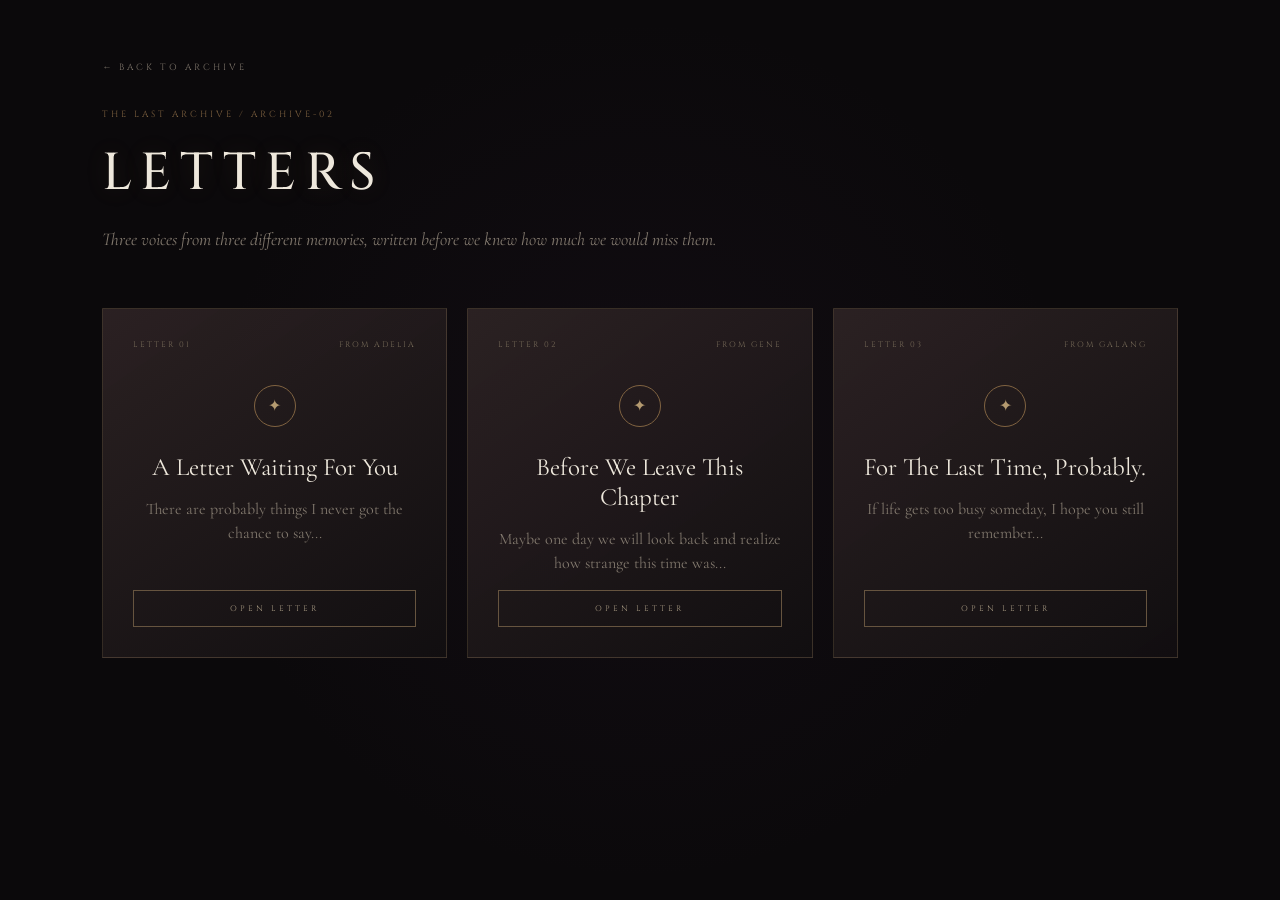
<file: letters.html>
<!DOCTYPE html>
<html lang="en">

<head>
    <meta charset="UTF-8">
    <meta name="viewport" content="width=device-width, initial-scale=1.0">

    <title>Letters | The Last Archive</title>

    <link rel="stylesheet" href="style.css">
</head>

<body>

    <main class="letters-page">

        <header class="section-header">

            <a href="archive.html" class="back-link">
                ← BACK TO ARCHIVE
            </a>

            <p class="section-label">
                THE LAST ARCHIVE / ARCHIVE-02
            </p>

            <h1>LETTERS</h1>

            <p class="section-description">
                Three voices from three different memories,
                written before we knew how much we would miss them.
            </p>

        </header>


        <section class="letters-list">

            <!-- LETTER 1 -->

            <article class="letter-card">

                <div class="letter-top">
                    <span>LETTER 01</span>
                    <span>FROM ADElIA</span>
                </div>

                <div class="letter-seal">
                    ✦
                </div>

                <h2>
                    A Letter Waiting For You
                </h2>

                <p class="letter-preview">
                    There are probably things I never got
                    the chance to say...
                </p>

                <button
                    class="read-letter"
                    onclick="openLetter('letter1')">

                    OPEN LETTER

                </button>

            </article>


            <!-- LETTER 2 -->

            <article class="letter-card">

                <div class="letter-top">
                    <span>LETTER 02</span>
                    <span>FROM GENE</span>
                </div>

                <div class="letter-seal">
                    ✦
                </div>

                <h2>
                    Before We Leave This Chapter
                </h2>

                <p class="letter-preview">
                    Maybe one day we will look back
                    and realize how strange this time was...
                </p>

                <button
                    class="read-letter"
                    onclick="openLetter('letter2')">

                    OPEN LETTER

                </button>

            </article>


            <!-- LETTER 3 -->

            <article class="letter-card">

                <div class="letter-top">
                    <span>LETTER 03</span>
                    <span>FROM GALANG</span>
                </div>

                <div class="letter-seal">
                    ✦
                </div>

                <h2>
                    For The Last Time, Probably.
                </h2>

                <p class="letter-preview">
                    If life gets too busy someday,
                    I hope you still remember...
                </p>

                <button
                    class="read-letter"
                    onclick="openLetter('letter3')">

                    OPEN LETTER

                </button>

            </article>

        </section>


        <!-- LETTER MODAL -->

        <div id="letterModal" class="letter-modal">

            <div class="letter-paper">

                <button
                    class="close-letter"
                    onclick="closeLetter()">

                    ×

                </button>

                <p id="modalFrom" class="modal-from"></p>

                <h2 id="modalTitle"></h2>

                <div class="paper-line"></div>

                <p id="modalContent"></p>

                <p class="letter-signature">
                    — someone who was there
                </p>

            </div>

        </div>


    </main>


    <script>

        const letters = {

            letter1: {
                from: "FROM ADElIA",
                title: "A Letter Waiting For You",
                content:
                    "Dear Natalia,\\n\\n" +
                    "This is where the memories we made together " +
                    "are kept for a little while longer.\\n\\n" +
                    "I hope wherever life takes us after this, " +
                    "you remember that there was once a time " +
                    "when the four of us shared the same chapter.\\n\\n" +
                    "Thank you for being part of it."
            },

            letter2: {
                from: "FROM GENE",
                title: "Before We Leave This Chapter",
                content:
                    "Dear Natalia,\\n\\n" +
                    "Maybe we never realized that ordinary days " +
                    "would eventually become memories.\\n\\n" +
                    "The jokes, the chaos, the random conversations—" +
                    "all of them somehow became part of our story.\\n\\n" +
                    "Don't forget us."
            },

            letter3: {
                from: "FROM GALANG",
                title: "For The Last Time, Probably.",
                content:
                    "Natalia,\\n\\n" +
                    "If someday we barely talk anymore, " +
                    "I hope this archive reminds you that " +
                    "we once existed in the same place, " +
                    "at the same time, making memories together.\\n\\n" +
                    "Take care out there."
            }

        };


        function openLetter(id) {

            const letter = letters[id];

            document.getElementById("modalFrom").textContent =
                letter.from;

            document.getElementById("modalTitle").textContent =
                letter.title;

            document.getElementById("modalContent").textContent =
                letter.content;

            document.getElementById("letterModal")
                .classList.add("active");

        }


        function closeLetter() {

            document.getElementById("letterModal")
                .classList.remove("active");

        }

    </script>

</body>

</html>
</file>
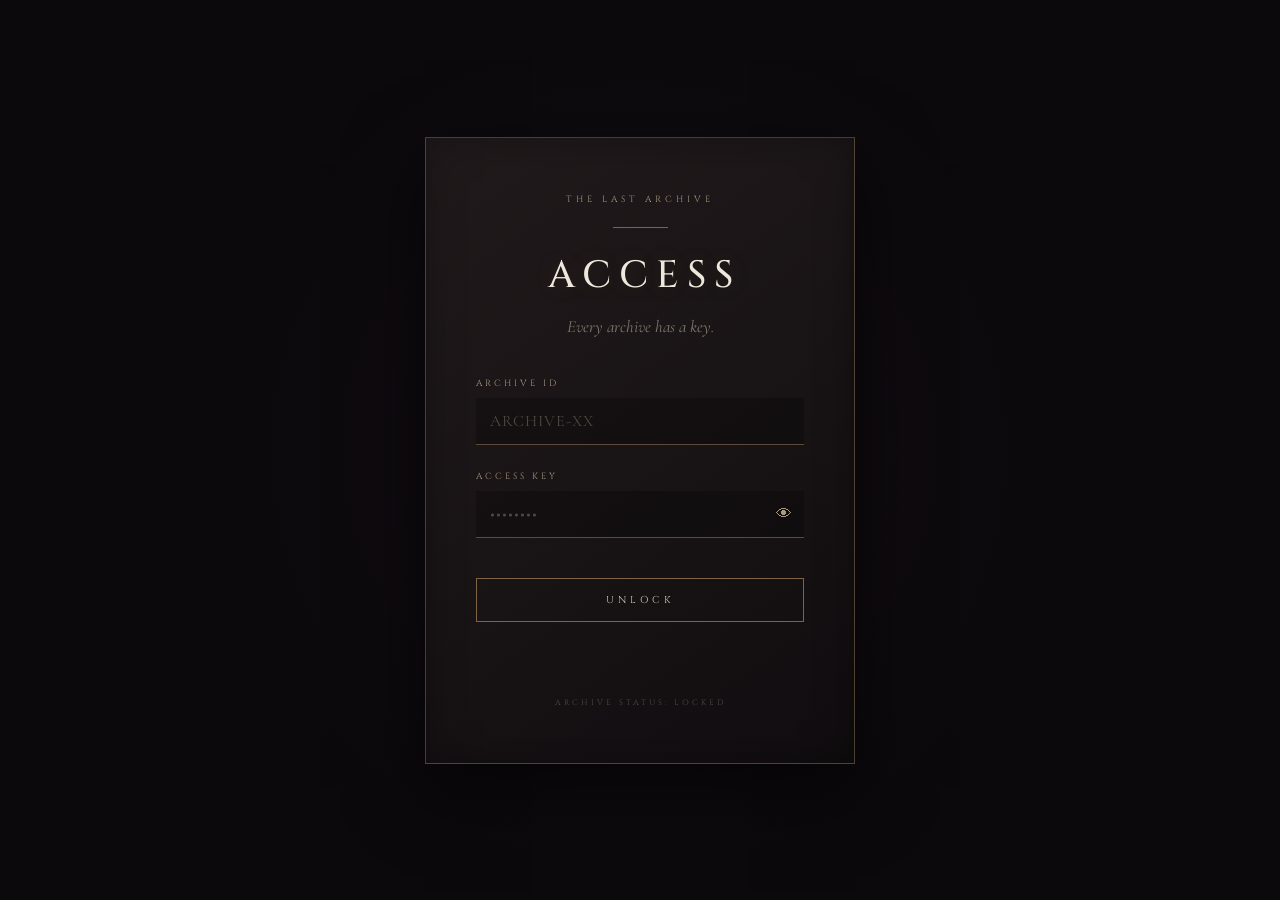
<file: login.html>
<!DOCTYPE html>
<html lang="en">

<head>
    <meta charset="UTF-8">
    <meta name="viewport" content="width=device-width, initial-scale=1.0">

    <title>Access | The Last Archive</title>

    <link rel="stylesheet" href="style.css">
</head>

<body>

    <main class="login-page">

        <div class="login-grain"></div>

        <section class="login-container">

            <p class="login-label">
                THE LAST ARCHIVE
            </p>

            <div class="divider"></div>

            <h1>ACCESS</h1>

            <p class="login-description">
                Every archive has a key.
            </p>

            <form id="loginForm">

                <div class="input-group">

                    <label for="archiveId">
                        ARCHIVE ID
                    </label>

                    <input
                        type="text"
                        id="archiveId"
                        placeholder="ARCHIVE-XX"
                        autocomplete="off"
                        required
                    >

                </div>


                <div class="input-group">
    <label for="accessKey">ACCESS KEY</label>

    <div class="password-wrapper">
        <input 
            type="password" 
            id="accessKey" 
            placeholder="••••••••" 
            required
        >

        <button 
    type="button" 
    class="toggle-password" 
    onclick="togglePassword()"
>👁</button>
    </div>
</div>


                <button type="submit" class="unlock-btn">
                    UNLOCK
                </button>

            </form>


            <p id="loginMessage" class="login-message"></p>

            <p class="login-status">
                ARCHIVE STATUS: LOCKED
            </p>

        </section>

    </main>


    <script>

const accounts = {

    "ARCHIVE-01": {
        password: "adelia123",
        name: "ADELIA",
        archive: "archive-adelia.html"
    },

    "ARCHIVE-02": {
        password: "denis123",
        name: "DENIS",
        archive: "archive-natalia.html"
    },

    "ARCHIVE-03": {
        password: "gene123",
        name: "SHANI",
        archive: "archive-gene.html"
    },

    "ARCHIVE-04": {
        password: "galang123",
        name: "GALANG",
        archive: "archive-galang.html"
    }

};


const loginForm = document.getElementById("loginForm");
const loginMessage = document.getElementById("loginMessage");


loginForm.addEventListener("submit", function(event) {

    event.preventDefault();

    const archiveId = document
        .getElementById("archiveId")
        .value
        .trim()
        .toUpperCase();

    const accessKey = document
        .getElementById("accessKey")
        .value;


    const account = accounts[archiveId];


    if (account && account.password === accessKey) {

        loginMessage.textContent =
            "ARCHIVE ACCESS GRANTED.";

        loginMessage.classList.add("success");


        setTimeout(function() {

            window.location.href = account.archive;

        }, 1000);


    } else {

        loginMessage.textContent =
            "ACCESS DENIED — INVALID ARCHIVE KEY.";

        loginMessage.classList.remove("success");

    }

});
        function togglePassword() {
    const password = document.getElementById("accessKey");
    const eye = document.querySelector(".toggle-password");

    if (password.type === "password") {
        password.type = "text";
        eye.textContent = "🙈";
    } else {
        password.type = "password";
        eye.textContent = "👁";
    }
}

</script>

</body>

</html>
</file>
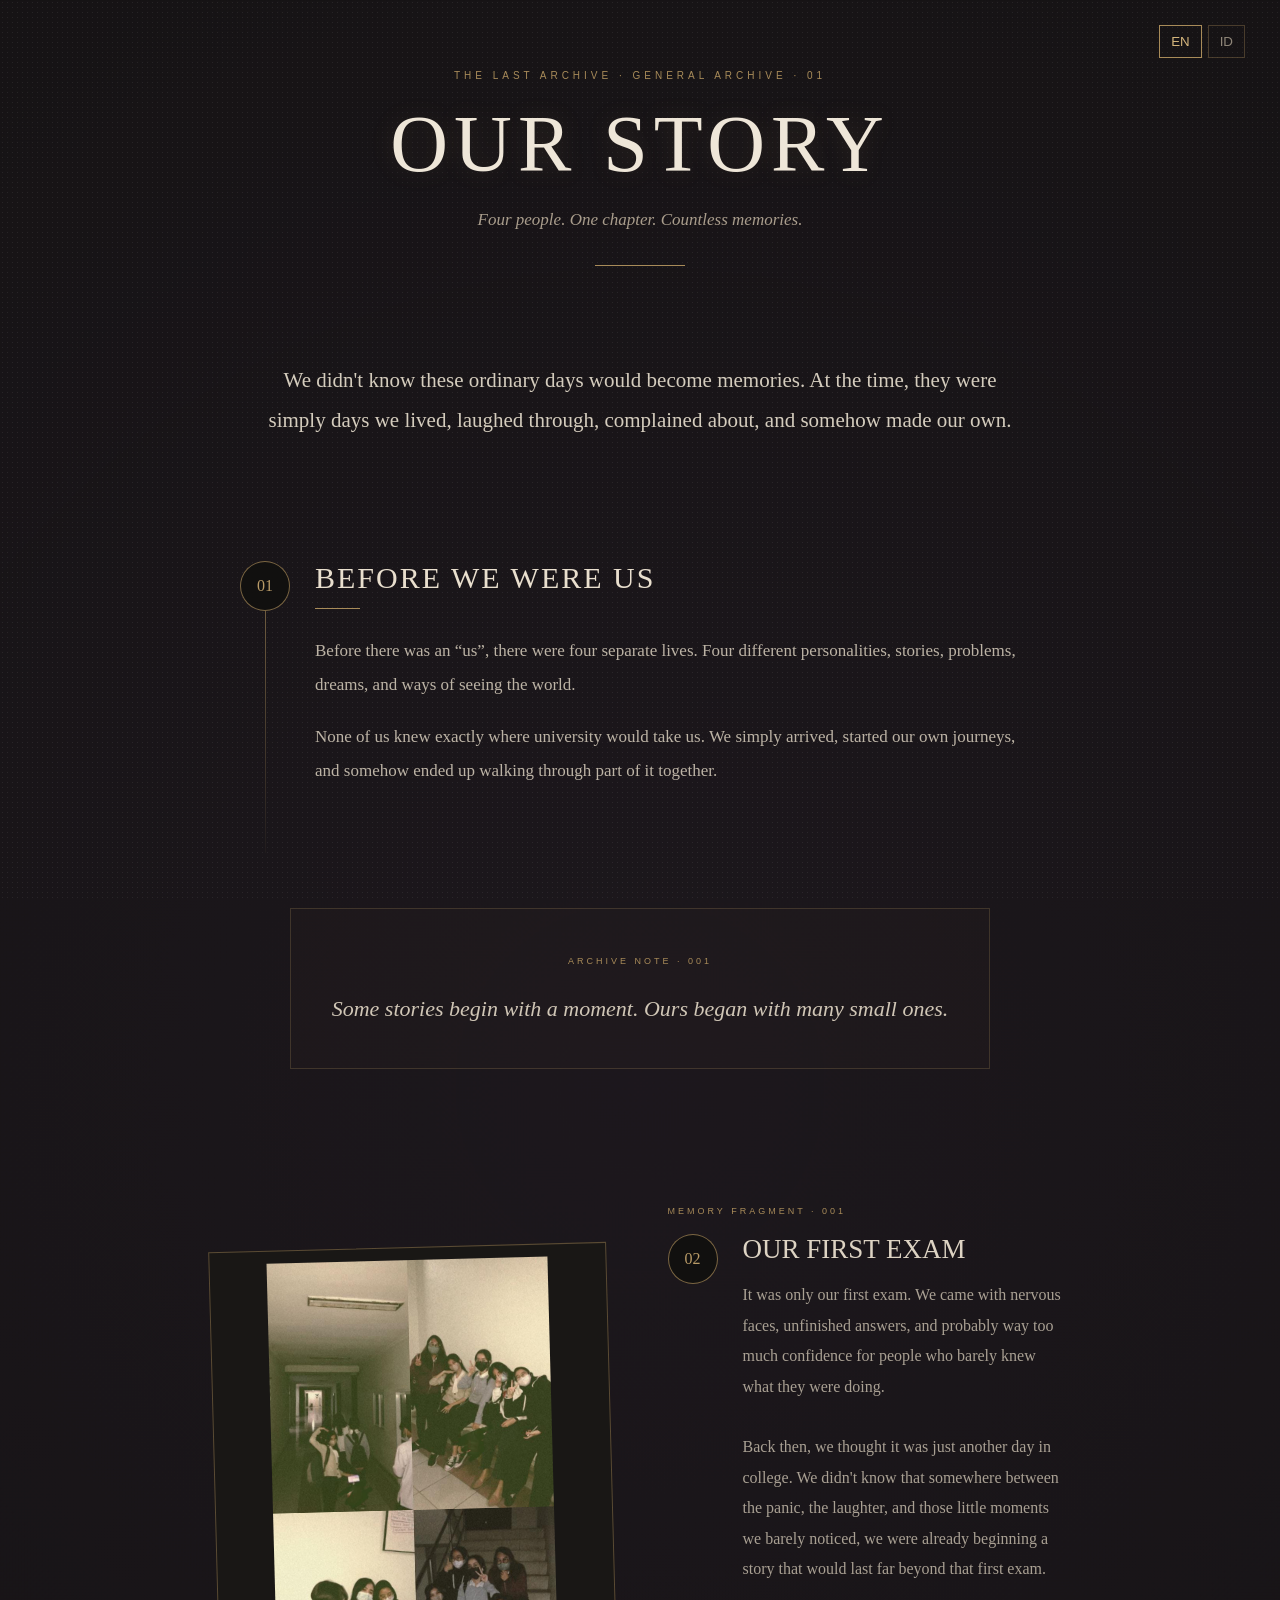
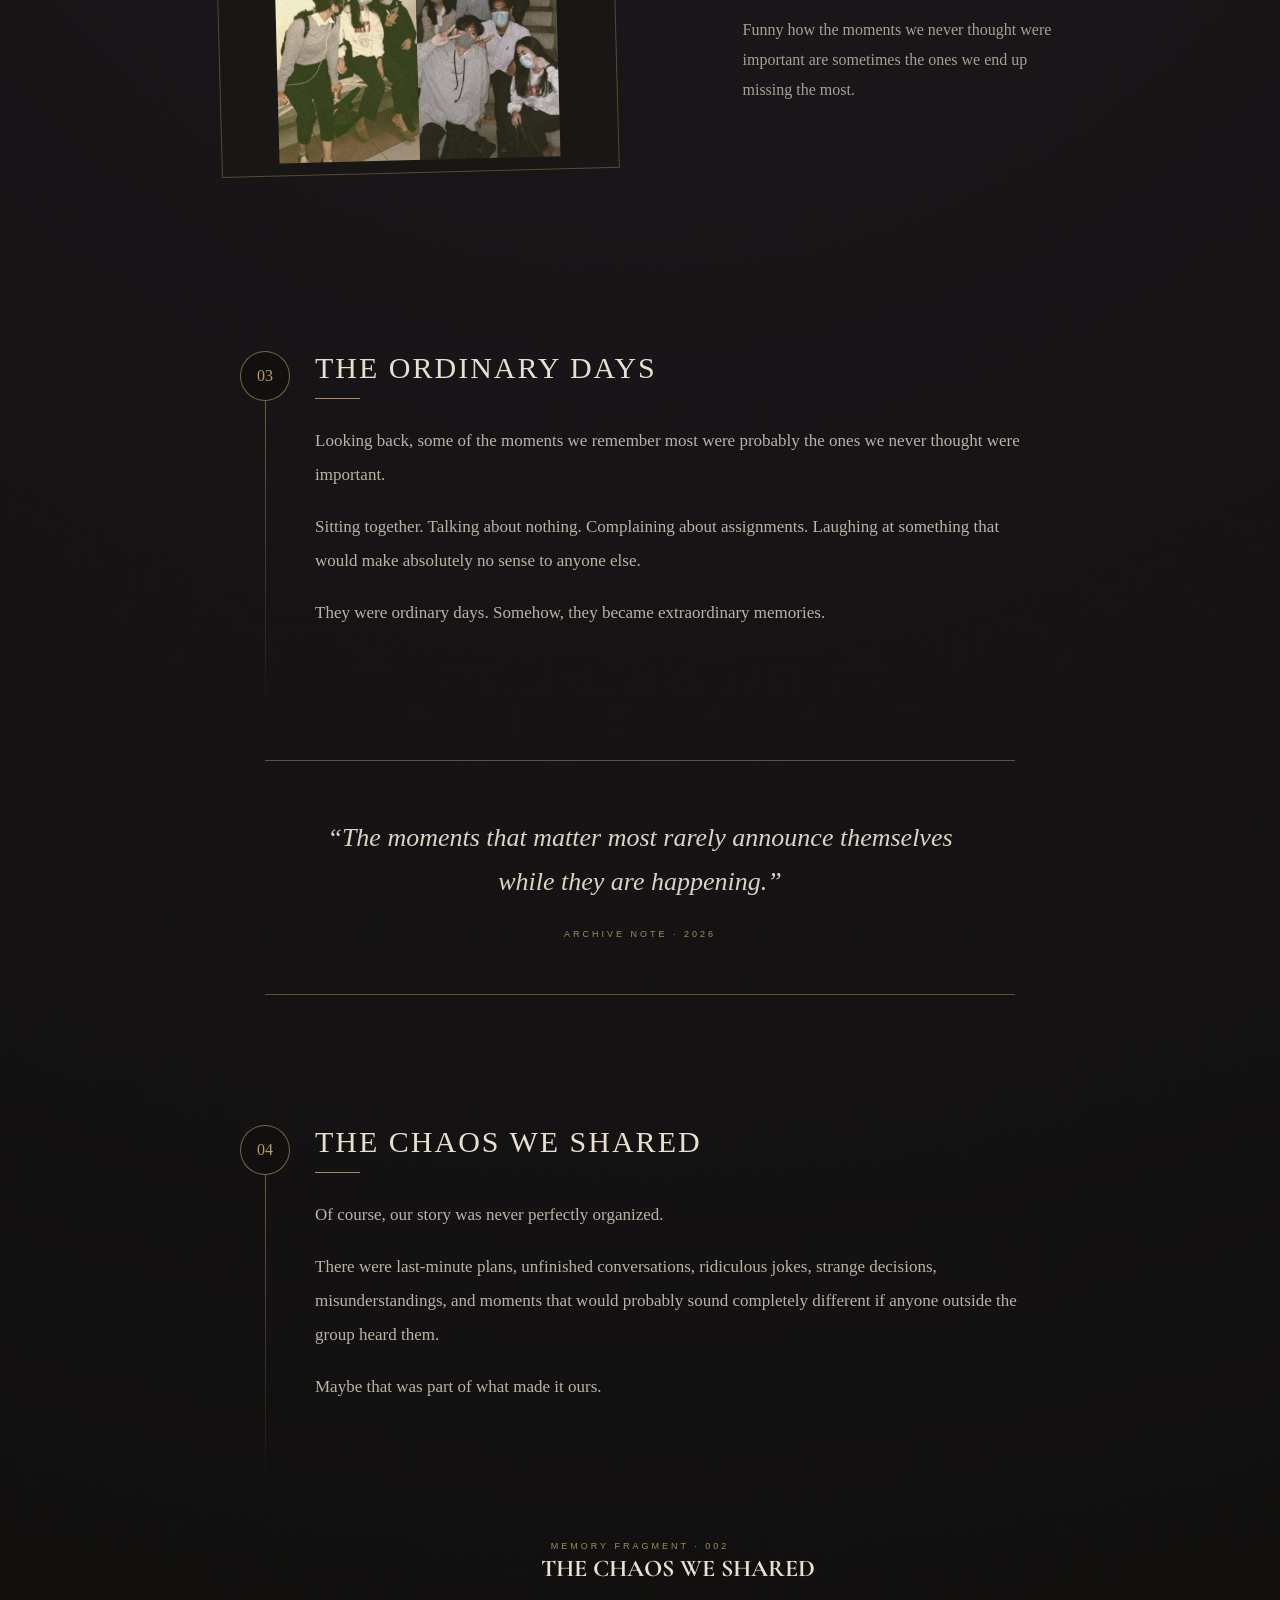
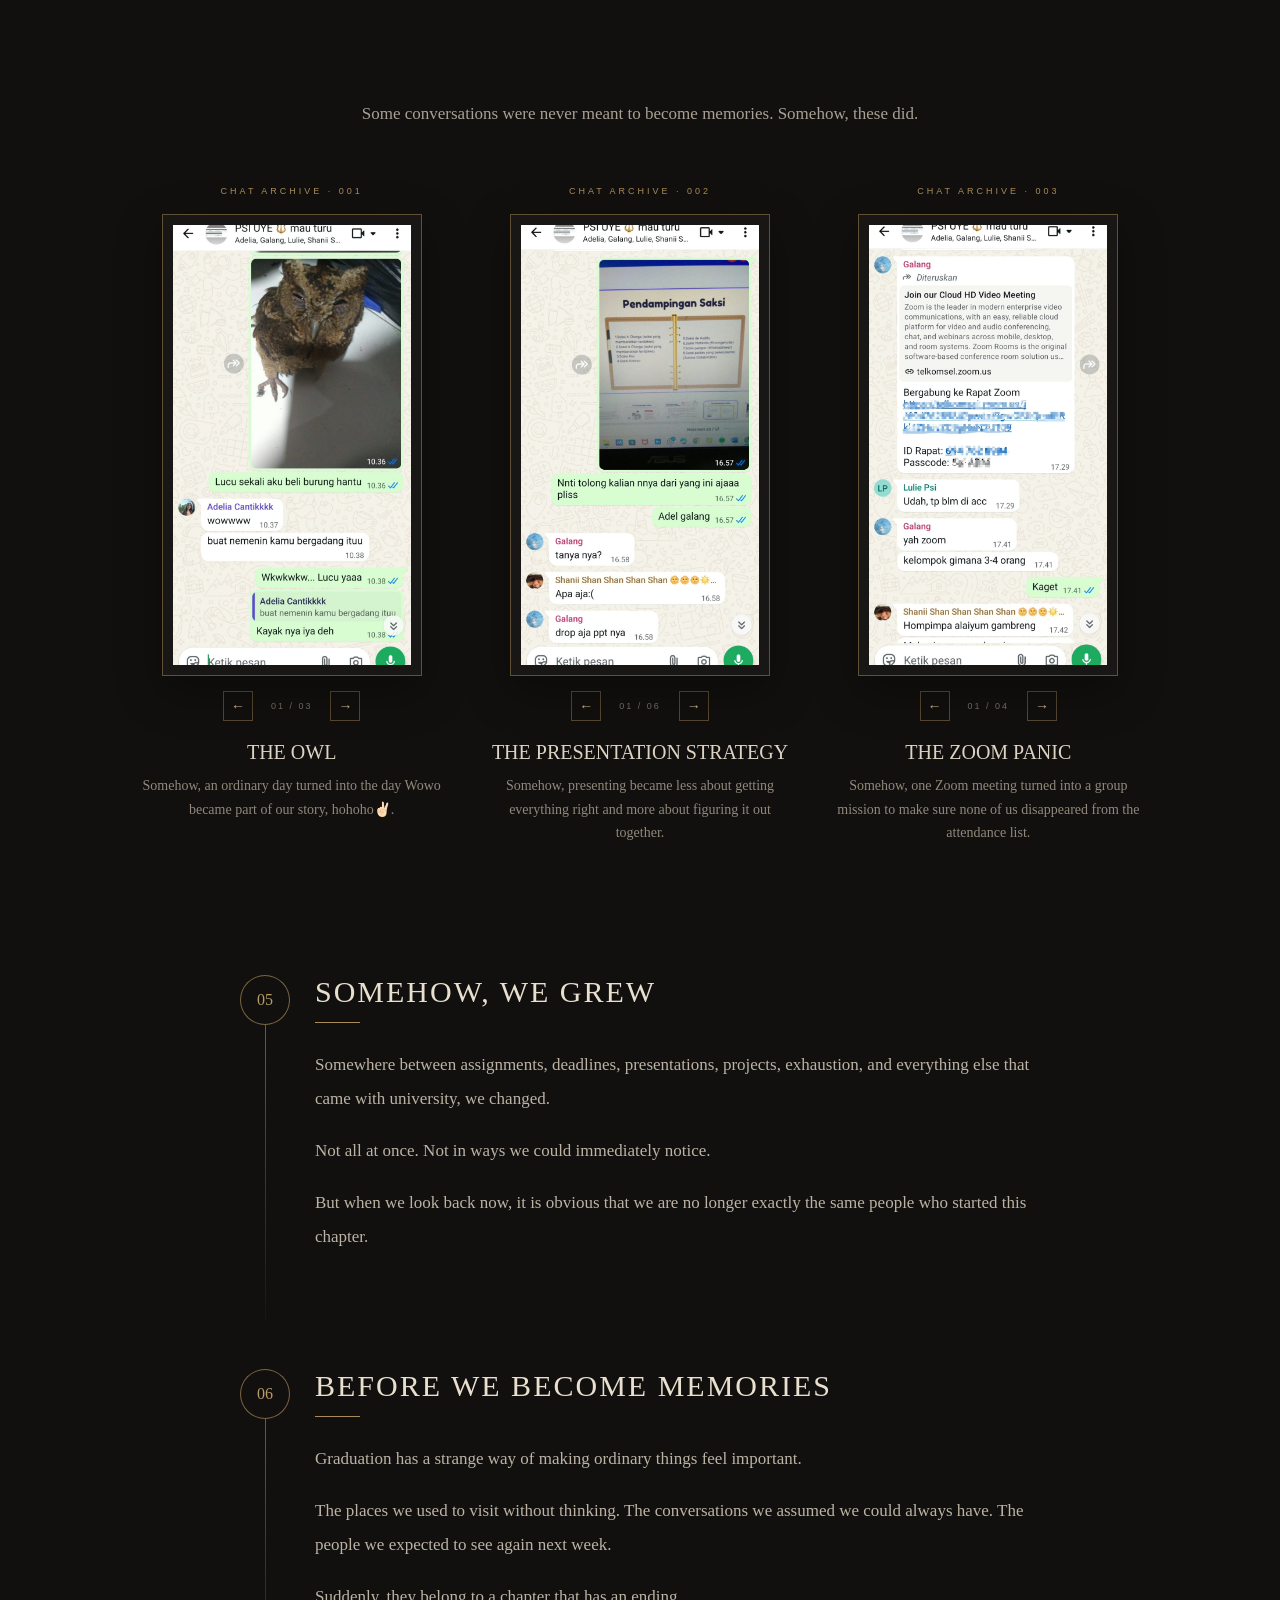
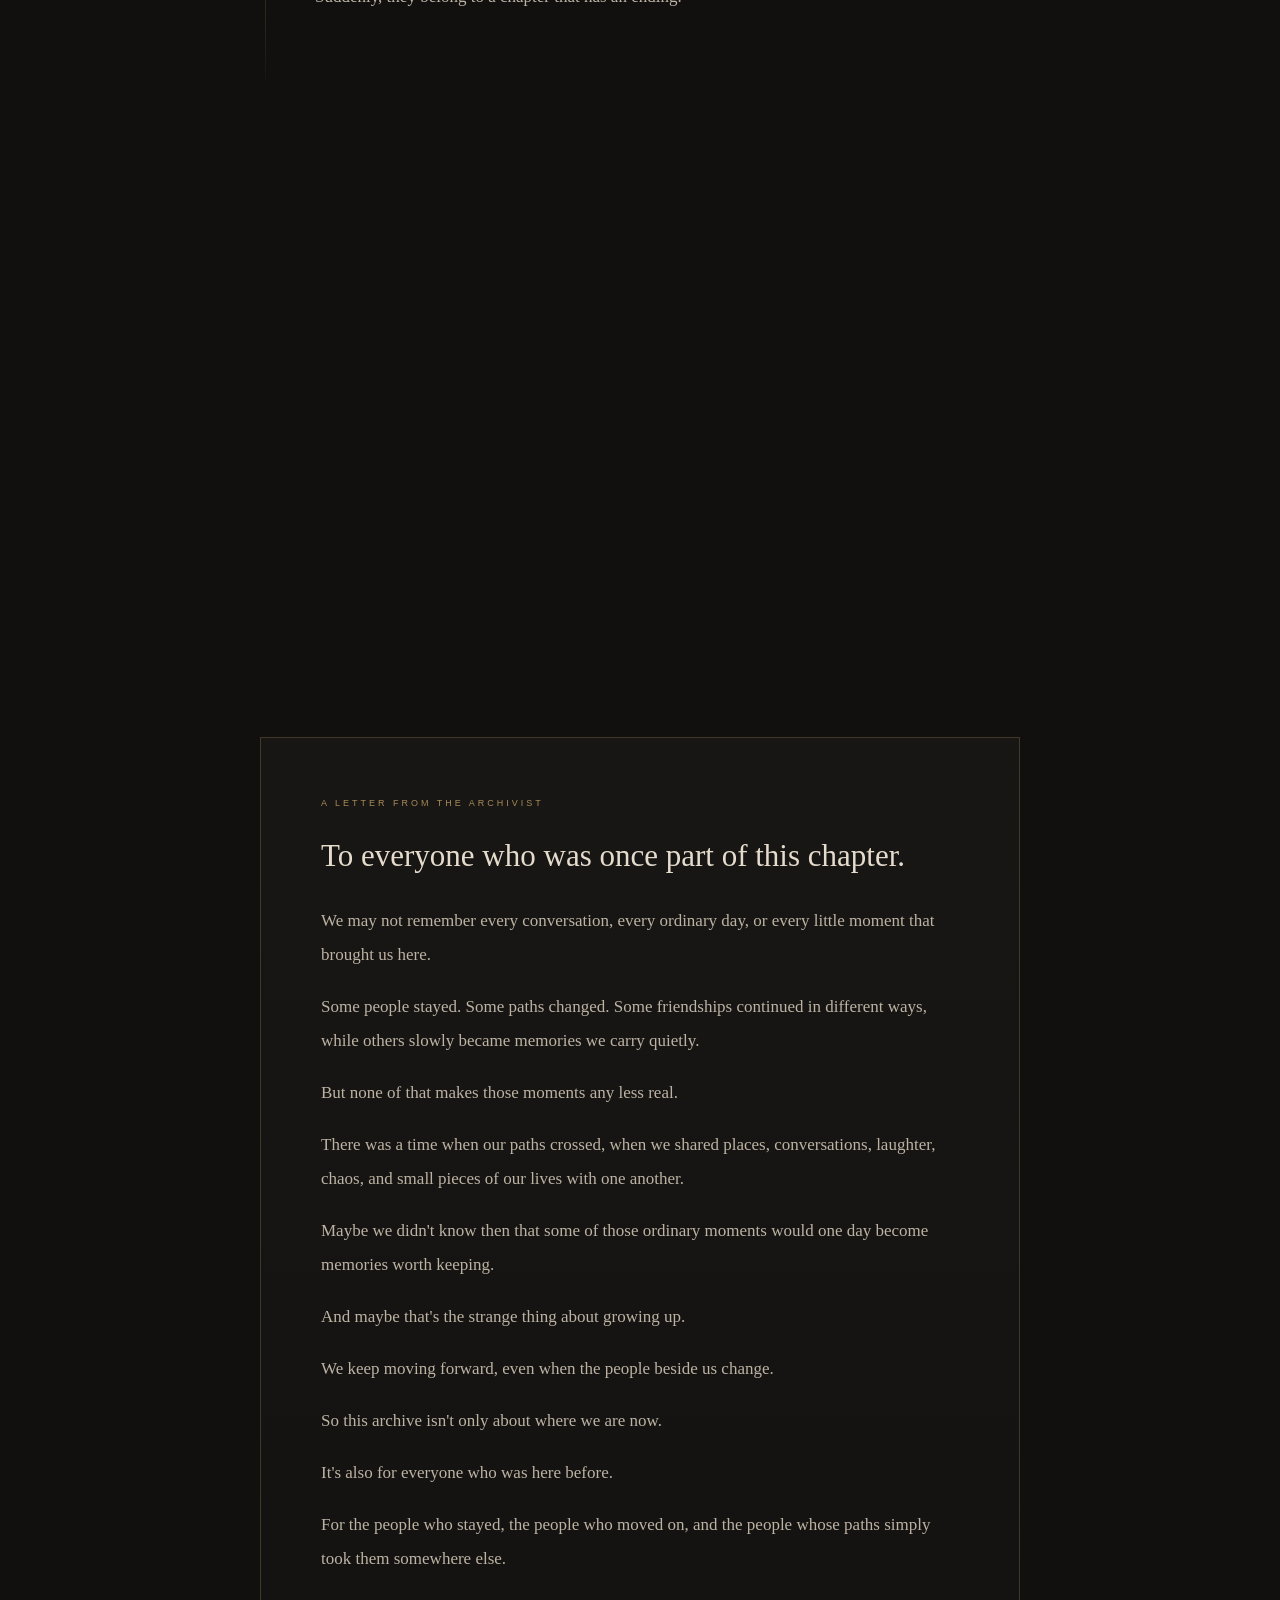
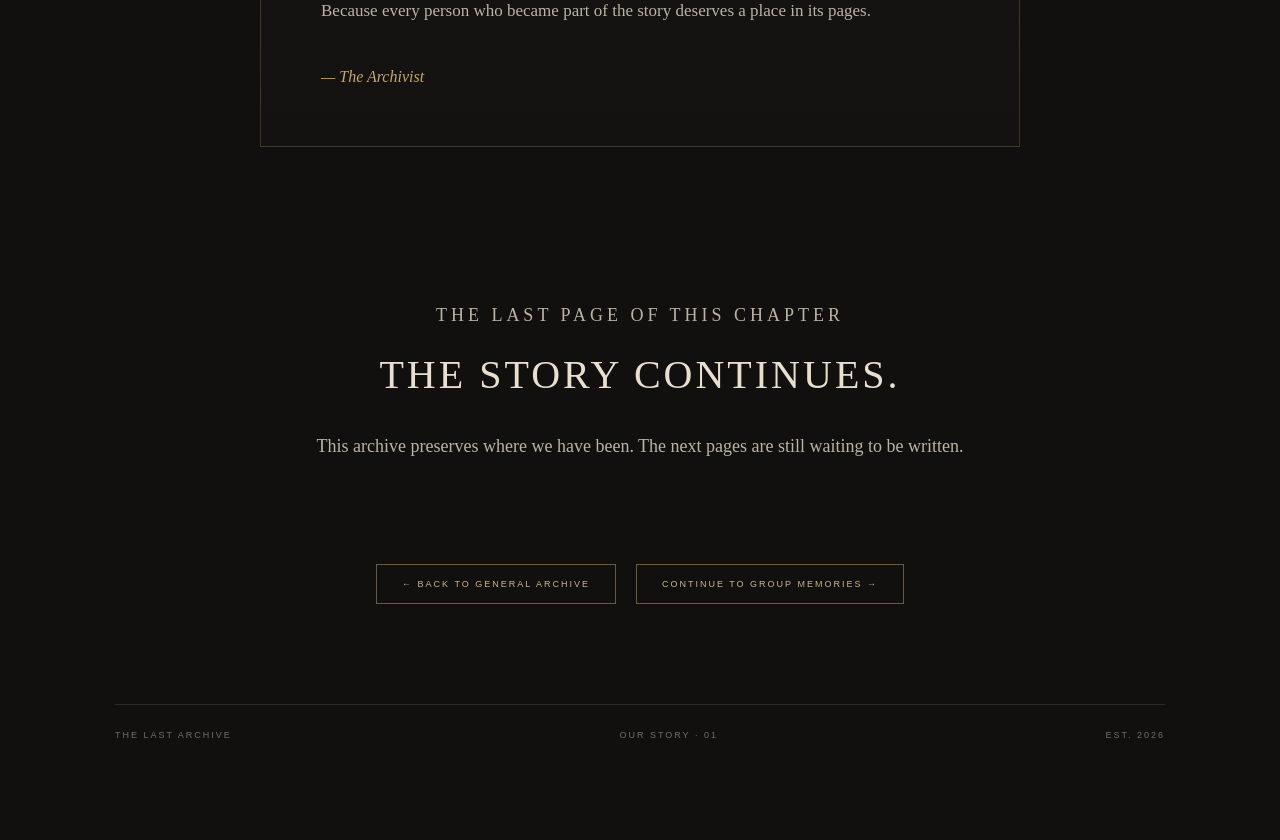
<file: our-story.html>
<!DOCTYPE html>
<html lang="en">

<head>
    <meta charset="UTF-8">
    <meta name="viewport" content="width=device-width, initial-scale=1.0">

    <title>Our Story | The Last Archive</title>

    <link rel="stylesheet" href="style.css">

    <style>
        /* =====================================================
           OUR STORY — THE LAST ARCHIVE
        ===================================================== */

        .story-page {
            min-height: 100vh;
            background:
                radial-gradient(circle at 50% 15%, rgba(88, 62, 100, .16), transparent 35%),
                #11100f;
            color: #e9e1d2;
            padding: 70px 8% 100px;
            position: relative;
            overflow-x: hidden;
        }

        .story-page::before {
            content: "";
            position: fixed;
            inset: 0;
            pointer-events: none;
            opacity: .07;
            background-image: radial-gradient(#fff .5px, transparent .5px);
            background-size: 5px 5px;
        }

        .story-container {
            max-width: 1050px;
            margin: auto;
            position: relative;
            z-index: 2;
        }


        /* =====================================================
           LANGUAGE SWITCH
        ===================================================== */

        .language-switch {
    position: fixed;
    top: 25px;
    right: 35px;
    z-index: 9999;
    pointer-events: auto;

    display: flex;
    gap: 6px;

    font-family: Arial, sans-serif;
    font-size: 10px;
    letter-spacing: 2px;
}

        .language-switch button {
    position: relative;
    z-index: 10000;
    pointer-events: auto;

    background: transparent;
    border: 1px solid rgba(168, 139, 89, .35);
    color: #8f8679;
    padding: 8px 11px;
    cursor: pointer;
    transition: .3s;
}

        .language-switch button.active,
        .language-switch button:hover {
            color: #d4b57c;
            border-color: #a88b59;
        }


        /* =====================================================
           HEADER
        ===================================================== */

        .story-header {
            text-align: center;
            margin-bottom: 95px;
        }

        .story-small {
            font-family: Arial, sans-serif;
            font-size: 10px;
            letter-spacing: 4px;
            color: #a88b59;
            margin-bottom: 18px;
        }

        .story-header h1 {
            font-family: Georgia, "Times New Roman", serif;
            font-size: clamp(45px, 7vw, 80px);
            font-weight: 400;
            letter-spacing: 6px;
            margin: 0;
            color: #eee6d8;
        }

        .story-subtitle {
            font-family: Georgia, serif;
            font-style: italic;
            color: #a99d8c;
            margin-top: 20px;
            font-size: 17px;
        }

        .story-line {
            width: 90px;
            height: 1px;
            background: #a88b59;
            margin: 35px auto 0;
        }


        /* =====================================================
           INTRO
        ===================================================== */

        .story-intro {
            max-width: 750px;
            margin: 0 auto 120px;
            text-align: center;
        }

        .story-intro p {
            font-family: Georgia, serif;
            font-size: 21px;
            line-height: 1.9;
            color: #d4ccbd;
        }


        /* =====================================================
           STORY SECTION
        ===================================================== */

        .story-section {
            max-width: 800px;
            margin: 0 auto 115px;
            padding-left: 75px;
            position: relative;
        }

        .story-section::before {
            content: "";
            position: absolute;
            left: 25px;
            top: 5px;
            bottom: -65px;
            width: 1px;

            background: linear-gradient(
                to bottom,
                rgba(168,139,89,.7),
                rgba(168,139,89,.05)
            );
        }

        .story-section:last-of-type::before {
            display: none;
        }

        .story-number {
            position: absolute;
            left: 0;
            top: 0;

            width: 50px;
            height: 50px;

            border: 1px solid rgba(168,139,89,.7);
            border-radius: 50%;

            display: flex;
            align-items: center;
            justify-content: center;

            background: #11100f;

            font-family: Georgia, serif;
            color: #b99b67;
        }

        .story-section h2 {
            font-family: Georgia, serif;
            font-size: 30px;
            font-weight: 400;
            letter-spacing: 2px;
            color: #e9dfce;
            margin: 0 0 25px;
        }

        .story-section h2::after {
            content: "";
            display: block;
            width: 45px;
            height: 1px;
            background: #a88b59;
            margin-top: 13px;
        }

        .story-section p {
            font-family: Georgia, serif;
            font-size: 17px;
            line-height: 2;
            color: #bcb3a5;
            margin-bottom: 18px;
        }


        /* =====================================================
           MEMORY FRAGMENT
        ===================================================== */

        .memory-fragment {
            max-width: 850px;
            margin: 130px auto;

            display: grid;
            grid-template-columns: 1fr 1fr;
            gap: 55px;
            align-items: center;
        }

        .memory-photo {
            min-height: 350px;

            border: 1px solid rgba(168,139,89,.45);
            padding: 12px;

            background: #191715;
            transform: rotate(-1.5deg);
        }

.memory-photo img {
    width: 100%;
    height: auto;
    max-height: 500px;
    object-fit: contain;
    display: block;
}

        .memory-placeholder {
            width: 100%;
            height: 325px;

            display: flex;
            align-items: center;
            justify-content: center;

            background:
                linear-gradient(
                    rgba(168,139,89,.05),
                    rgba(168,139,89,.02)
                );

            color: #70685d;

            font-family: Arial, sans-serif;
            font-size: 10px;
            letter-spacing: 3px;
        }

        .memory-info span {
            font-family: Arial, sans-serif;
            font-size: 9px;
            letter-spacing: 3px;
            color: #a88b59;
        }

        .memory-info h3 {
            font-family: Georgia, serif;
            font-weight: 400;
            font-size: 27px;
            margin: 15px 0;
            color: #ddd3c3;
        }

        .memory-info p {
            font-family: Georgia, serif;
            font-size: 16px;
            line-height: 1.9;
            color: #a9a093;
        }


        /* =====================================================
           ARCHIVE NOTE
        ===================================================== */

        .archive-note {
            max-width: 700px;
            margin: 120px auto;
            padding: 40px;

            border: 1px solid rgba(168,139,89,.25);

            background: rgba(168,139,89,.025);

            text-align: center;
        }

        .archive-note span {
            font-family: Arial, sans-serif;
            font-size: 9px;
            letter-spacing: 3px;
            color: #a88b59;
        }

        .archive-note p {
            font-family: Georgia, serif;
            font-style: italic;
            font-size: 22px;
            line-height: 1.8;
            color: #d0c6b6;
            margin: 20px 0 0;
        }


        /* =====================================================
           QUOTE
        ===================================================== */

        .story-quote {
            max-width: 750px;
            margin: 130px auto;
            padding: 55px 40px;

            border-top: 1px solid rgba(168,139,89,.5);
            border-bottom: 1px solid rgba(168,139,89,.5);

            text-align: center;
        }

        .story-quote p {
            font-family: Georgia, serif;
            font-size: 26px;
            line-height: 1.7;
            font-style: italic;
            color: #ddd3c3;
        }

        .story-quote span {
            display: block;
            margin-top: 25px;

            font-family: Arial, sans-serif;
            font-size: 9px;
            letter-spacing: 3px;
            color: #a88b59;
        }


        /* =====================================================
           LETTER
        ===================================================== */

        .story-letter {
            max-width: 760px;
            margin: 150px auto 100px;
            padding: 60px;

            background:
                linear-gradient(
                    rgba(211,194,158,.04),
                    rgba(211,194,158,.015)
                );

            border: 1px solid rgba(168,139,89,.3);
        }

        .story-letter-label {
            font-family: Arial, sans-serif;
            font-size: 9px;
            letter-spacing: 3px;
            color: #a88b59;
            margin-bottom: 30px;
        }

        .story-letter h2 {
            font-family: Georgia, serif;
            font-weight: 400;
            font-size: 31px;
            margin-bottom: 30px;
            color: #e5dccd;
        }

        .story-letter p {
            font-family: Georgia, serif;
            font-size: 17px;
            line-height: 2;
            color: #bdb3a4;
            margin-bottom: 18px;
        }

        .letter-signature {
            margin-top: 40px;

            font-family: Georgia, serif;
            font-style: italic;
            color: #c6a66e;
        }


        /* =====================================================
           LAST PAGE
        ===================================================== */

        .story-ending {
            max-width: 750px;
            margin: 150px auto 100px;
            text-align: center;
        }

        .story-ending h2 {
            font-family: Georgia, serif;
            font-size: 40px;
            font-weight: 400;
            letter-spacing: 3px;
            color: #e8dfd0;
            margin-bottom: 30px;
        }

        .story-ending p {
            font-family: Georgia, serif;
            font-size: 18px;
            line-height: 2;
            color: #bdb3a4;
        }


        /* =====================================================
           NAVIGATION
        ===================================================== */

        .story-navigation {
            display: flex;
            justify-content: center;
            gap: 20px;
            margin-top: 100px;
        }

        .story-nav-btn {
            padding: 14px 25px;

            border: 1px solid rgba(168,139,89,.6);

            color: #cbb58c;
            text-decoration: none;

            font-family: Arial, sans-serif;
            font-size: 9px;
            letter-spacing: 2px;

            transition: .3s;
        }

        .story-nav-btn:hover {
            background: rgba(168,139,89,.1);
            color: #eee6d8;
            transform: translateY(-2px);
        }


        /* =====================================================
           FOOTER
        ===================================================== */

        .story-footer {
            display: flex;
            justify-content: space-between;

            margin-top: 100px;
            padding-top: 25px;

            border-top: 1px solid rgba(168,139,89,.2);

            font-family: Arial, sans-serif;
            font-size: 9px;
            letter-spacing: 2px;
            color: #756d62;
        }

/* =====================================================
   CHAOS CHAT ARCHIVE
===================================================== */

.chaos-archive {
    max-width: 1000px;
    margin: 130px auto;
    text-align: center;
}

.chaos-intro {
    max-width: 650px;
    margin: 0 auto 55px;
}

.chaos-intro p {
    font-family: Georgia, serif;
    font-size: 17px;
    line-height: 1.9;
    color: #a9a093;
}

.chaos-topics {
    display: grid;
    grid-template-columns: repeat(3, 1fr);
    gap: 45px;
}

.chaos-topic {
    text-align: center;
}

.chaos-topic-label {
    display: block;
    margin-bottom: 18px;

    font-family: Arial, sans-serif;
    font-size: 9px;
    letter-spacing: 3px;
    color: #a88b59;
}

.chat-frame {
    width: 100%;
    max-width: 260px;
    aspect-ratio: 9 / 16;
    margin: auto;

    padding: 10px;

    border: 1px solid rgba(168,139,89,.5);
    background: #191715;

    box-shadow:
        0 15px 40px rgba(0,0,0,.35);

    position: relative;
}

.chat-screen {
    width: 100%;
    height: 100%;
    overflow: hidden;
    background: #0d0d0d;
    position: relative;
}

.chat-screen img {
    width: 100%;
    height: 100%;
    object-fit: cover;
    display: block;
}

.chat-controls {
    display: flex;
    align-items: center;
    justify-content: center;
    gap: 18px;

    margin-top: 15px;
}

.chat-controls button {
    width: 30px;
    height: 30px;

    border: 1px solid rgba(168,139,89,.45);
    background: transparent;

    color: #cbb58c;
    cursor: pointer;

    font-size: 14px;
}

.chat-controls button:hover {
    background: rgba(168,139,89,.1);
}

.chat-counter {
    font-family: Arial, sans-serif;
    font-size: 9px;
    letter-spacing: 2px;
    color: #756d62;
}

.chaos-topic-title {
    margin-top: 20px;

    font-family: Georgia, serif;
    font-size: 20px;
    font-weight: 400;

    color: #ddd3c3;
}

.chaos-topic-description {
    margin-top: 10px;

    font-family: Georgia, serif;
    font-size: 14px;
    line-height: 1.7;

    color: #91887b;
}
        /* =====================================================
           MOBILE
        ===================================================== */

        @media (max-width: 700px) {

            .story-page {
                padding: 55px 7% 70px;
            }

            .language-switch {
                top: 15px;
                right: 15px;
            }

            .story-header h1 {
                font-size: 42px;
                letter-spacing: 4px;
            }

            .story-intro p {
                font-size: 18px;
            }

            .story-section {
                padding-left: 50px;
            }

            .story-section::before {
                left: 18px;
            }

            .story-number {
                width: 38px;
                height: 38px;
                font-size: 12px;
            }

            .story-section h2 {
                font-size: 24px;
            }

            .story-section p {
                font-size: 16px;
            }

            .memory-fragment {
                grid-template-columns: 1fr;
                gap: 35px;
                margin: 90px auto;
            }

            .memory-photo {
                min-height: auto;
            }

            .memory-photo img {
    width: 100%;
    height: auto !important;
    max-height: 500px;
    object-fit: contain;
    display: block;
}

.memory-placeholder {
    height: 280px;
}

            .archive-note {
                padding: 30px 20px;
                margin: 90px auto;
            }

            .story-quote {
                padding: 40px 20px;
                margin: 90px auto;
            }

            .story-quote p {
                font-size: 21px;
            }

            .story-letter {
                padding: 35px 25px;
                margin: 100px auto 70px;
            }

            .story-ending {
                margin: 100px auto 70px;
            }

            .story-ending h2 {
                font-size: 30px;
            }

            .story-navigation {
                flex-direction: column;
                align-items: center;
            }

            .story-footer {
                flex-direction: column;
                gap: 12px;
                text-align: center;
            }

            /* CHAOS CHAT — MOBILE */

.chaos-archive {
    width: 100%;
    margin: 90px auto;
}

.chaos-topics {
    grid-template-columns: 1fr;
    gap: 80px;
}

.chaos-topic {
    width: 100%;
}

.chat-frame {
    width: 100%;
    max-width: 360px;
    margin: 0 auto;
    padding: 10px;
}

.chat-screen img {
    width: 100%;
    height: 100%;
    object-fit: contain;
}

.chaos-topic-title {
    font-size: 22px;
}

.chaos-topic-description {
    max-width: 320px;
    margin: 10px auto 0;
    font-size: 15px;
    line-height: 1.8;
}
        
  /* =========================
   LETTER FROM THE ARCHIVIST
========================= */

.story-letter {
    max-width: 800px;
    margin: 120px auto 100px;
    padding: 0 25px;
    text-align: center;
}

.story-letter-label {
    font-family: Arial, sans-serif;
    font-size: 9px;
    letter-spacing: 4px;
    color: #a88b59;
    margin-bottom: 30px;
}

.story-letter h2 {
    font-family: Georgia, serif;
    font-size: 30px;
    font-weight: 400;
    line-height: 1.4;
    color: #e9dfce;
    margin-bottom: 45px;
}

.story-letter h2::after {
    content: "";
    display: block;
    width: 45px;
    height: 1px;
    background: #a88b59;
    margin: 18px auto 0;
}

.story-letter p {
    font-family: Georgia, serif;
    font-size: 16px;
    line-height: 2;
    color: #a9a093;
    margin-bottom: 25px;
}

.letter-signature {
    margin-top: 50px;
    font-family: Georgia, serif;
    font-size: 15px;
    font-style: italic;
    letter-spacing: 1px;
    color: #a88b59;
}


/* =========================
   ENDING GIF
========================= */

.story-ending-gif {
    width: 100%;
    max-width: 900px;
    margin: 80px auto;
    padding: 10px;
    border: 1px solid rgba(168, 139, 89, .4);
    background: #191715;
    box-shadow: 0 20px 50px rgba(0, 0, 0, .4);
}

.story-ending-gif img {
    display: block;
    width: 100%;
    height: auto;
}


/* =========================
   MOBILE
========================= */

@media (max-width: 700px) {

    .story-letter {
        width: 100%;
        margin: 90px auto 80px;
        padding: 0 25px;
    }

    .story-letter h2 {
        font-size: 25px;
        line-height: 1.5;
        margin-bottom: 35px;
    }

    .story-letter p {
        font-size: 15px;
        line-height: 1.9;
        margin-bottom: 22px;
    }

    .story-letter-label {
        font-size: 8px;
        letter-spacing: 3px;
    }

    .letter-signature {
        margin-top: 40px;
    }

    .story-ending-gif {
        width: calc(100% - 30px);
        margin: 60px auto 70px;
        padding: 7px;
    }

    .story-ending-gif img {
        width: 100%;
        height: auto;
    }
}

</style> 
    
</head>


<body>

<main class="story-page">

    <!-- LANGUAGE -->

    <div class="language-switch">

        <button type="button" id="enBtn" class="active" onclick="setLanguage('en')">
    EN
</button>

<button type="button" id="idBtn" onclick="setLanguage('id')">
    ID
</button>

    </div>


    <div class="story-container">


        <!-- =================================================
             HEADER
        ================================================== -->

        <header class="story-header">

            <p class="story-small">
                THE LAST ARCHIVE · GENERAL ARCHIVE · 01
            </p>

            <h1>
                OUR STORY
            </h1>

            <p class="story-subtitle lang en">
                Four people. One chapter. Countless memories.
            </p>

            <p class="story-subtitle lang id" style="display:none;">
                Empat orang. Satu bab. Tak terhitung kenangan.
            </p>

            <div class="story-line"></div>

        </header>


        <!-- =================================================
             INTRO
        ================================================== -->

        <section class="story-intro">

            <p class="lang en">
                We didn't know these ordinary days would become
                memories. At the time, they were simply days we
                lived, laughed through, complained about, and
                somehow made our own.
            </p>

            <p class="lang id" style="display:none;">
                Kami tidak tahu bahwa hari-hari sederhana ini
                suatu saat akan menjadi kenangan. Saat itu,
                semuanya hanyalah hari-hari yang kami jalani,
                tertawakan, keluhkan, dan entah bagaimana,
                menjadi milik kami.
            </p>

        </section>


        <!-- =================================================
             01
        ================================================== -->

        <section class="story-section">

            <div class="story-number">
                01
            </div>

            <h2>
                BEFORE WE WERE US
            </h2>

            <div class="lang en">

                <p>
                    Before there was an “us”, there were four
                    separate lives. Four different personalities,
                    stories, problems, dreams, and ways of seeing
                    the world.
                </p>

                <p>
                    None of us knew exactly where university would
                    take us. We simply arrived, started our own
                    journeys, and somehow ended up walking through
                    part of it together.
                </p>

            </div>

            <div class="lang id" style="display:none;">

                <p>
                    Sebelum ada kata “kita”, ada empat kehidupan
                    yang berjalan sendiri-sendiri. Empat
                    kepribadian, cerita, masalah, mimpi, dan cara
                    memandang dunia yang berbeda.
                </p>

                <p>
                    Tidak ada dari kita yang benar-benar tahu
                    kemana perjalanan kuliah akan membawa kita.
                    Kita hanya datang, memulai perjalanan masing-
                    masing, lalu entah bagaimana berjalan bersama
                    untuk sebagian perjalanan itu.
                </p>

            </div>

        </section>


        <!-- =================================================
             ARCHIVE NOTE
        ================================================== -->

        <div class="archive-note">

            <span>
                ARCHIVE NOTE · 001
            </span>

            <p class="lang en">
                Some stories begin with a moment.
                Ours began with many small ones.
            </p>

            <p class="lang id" style="display:none;">
                Beberapa cerita dimulai dari satu momen.
                Cerita kita dimulai dari banyak momen kecil.
            </p>

        </div>

        <!-- =================================================
             MEMORY FRAGMENT 01
        ================================================== -->

        <div class="memory-fragment">

            <div class="memory-photo">

                <!-- GANTI BAGIAN INI DENGAN FOTO -->

                <img 
    src="first-exam.jpg" 
    alt="Our first exam"
    class="story-photo"
>

            </div>

            <div class="memory-info">

                <span>
                    MEMORY FRAGMENT · 001
                </span>
<!-- =================================================
             02
        ================================================== -->

        <section class="story-section">

            <div class="story-number">
                02
            </div>
                <h3>
    OUR FIRST EXAM
</h3>

<p class="lang en">
    It was only our first exam. We came with nervous faces,
    unfinished answers, and probably way too much confidence
    for people who barely knew what they were doing.
    
    <br><br>

    Back then, we thought it was just another day in college.
    We didn't know that somewhere between the panic, the laughter,
    and those little moments we barely noticed, we were already
    beginning a story that would last far beyond that first exam.
    
    <br><br>

    Funny how the moments we never thought were important
    are sometimes the ones we end up missing the most.
</p>

<p class="lang id" style="display:none;">
    Ujian pertama kami. Saat itu kami datang dengan wajah tegang,
    jawaban yang belum selesai, dan mungkin kepercayaan diri yang
    terlalu tinggi untuk orang-orang yang bahkan belum tahu bakal
    menghadapi apa.

    <br><br>

    Kami pikir itu hanya hari biasa di perkuliahan. Kami belum tahu
    bahwa di antara kepanikan, tawa, dan momen-momen kecil yang
    hampir tidak kami sadari, kami sebenarnya sedang memulai sebuah
    cerita yang akan bertahan jauh lebih lama dari ujian pertama itu.

    <br><br>

    Lucu ya, ternyata hal-hal yang dulu terasa biasa saja justru
    menjadi hal-hal yang paling kami rindukan sekarang.
</p>

            </div>

        </div>


        <!-- =================================================
             03
        ================================================== -->

        <section class="story-section">

            <div class="story-number">
                03
            </div>

            <h2>
                THE ORDINARY DAYS
            </h2>

            <div class="lang en">

                <p>
                    Looking back, some of the moments we remember
                    most were probably the ones we never thought
                    were important.
                </p>

                <p>
                    Sitting together. Talking about nothing.
                    Complaining about assignments. Laughing at
                    something that would make absolutely no sense
                    to anyone else.
                </p>

                <p>
                    They were ordinary days.
                    Somehow, they became extraordinary memories.
                </p>

            </div>

            <div class="lang id" style="display:none;">

                <p>
                    Kalau dipikir-pikir lagi, mungkin beberapa
                    momen yang paling kita ingat justru adalah
                    momen yang tidak pernah kita anggap penting.
                </p>

                <p>
                    Duduk bersama. Membicarakan hal-hal random.
                    Mengeluh tentang tugas. Tertawa karena sesuatu
                    yang mungkin tidak akan masuk akal bagi orang
                    lain.
                </p>

                <p>
                    Hari-hari itu sederhana.
                    Entah bagaimana, semuanya berubah menjadi
                    kenangan yang luar biasa.
                </p>

            </div>

        </section>


        <!-- =================================================
             QUOTE
        ================================================== -->

        <div class="story-quote">

            <p class="lang en">
                “The moments that matter most rarely announce
                themselves while they are happening.”
            </p>

            <p class="lang id" style="display:none;">
                “Momen yang paling berarti jarang memberi tahu
                kita bahwa suatu hari nanti kita akan
                merindukannya.”
            </p>

            <span>
                ARCHIVE NOTE · 2026
            </span>

        </div>


        <!-- =================================================
             04
        ================================================== -->

        <section class="story-section">

            <div class="story-number">
                04
            </div>

            <h2>
                THE CHAOS WE SHARED
            </h2>

            <div class="lang en">

                <p>
                    Of course, our story was never perfectly
                    organized.
                </p>

                <p>
                    There were last-minute plans, unfinished
                    conversations, ridiculous jokes, strange
                    decisions, misunderstandings, and moments
                    that would probably sound completely different
                    if anyone outside the group heard them.
                </p>

                <p>
                    Maybe that was part of what made it ours.
                </p>

            </div>

            <div class="lang id" style="display:none;">

                <p>
                    Tentu saja, cerita kita tidak pernah benar-benar
                    teratur.
                </p>

                <p>
                    Ada rencana mendadak, percakapan yang tidak
                    selesai, candaan absurd, keputusan aneh,
                    kesalahpahaman, dan momen-momen yang mungkin
                    terdengar sangat berbeda kalau didengar orang
                    di luar kelompok kita.
                </p>

                <p>
                    Mungkin justru itulah yang membuat semuanya
                    terasa seperti milik kita.
                </p>

            </div>

        </section>


        <!-- =================================================
     THE CHAOS WE SHARED
================================================= -->

<section class="chaos-archive">

    <div class="chaos-intro">

        <span class="memory-info">
            <span>MEMORY FRAGMENT · 002</span>
        </span>

        <h2 class="story-section h2">
            THE CHAOS WE SHARED
        </h2>

        <p class="lang en">
            Some conversations were never meant to become
            memories. Somehow, these did.
        </p>

        <p class="lang id" style="display:none;">
            Beberapa percakapan seharusnya tidak pernah menjadi
            kenangan. Entah bagaimana, percakapan-percakapan ini
            justru menjadi bagian dari cerita kita.
        </p>

    </div>


    <div class="chaos-topics">


        <!-- TOPIC 01 -->

        <div class="chaos-topic">

            <span class="chaos-topic-label">
                CHAT ARCHIVE · 001
            </span>

            <div class="chat-frame">

                <div class="chat-screen">
                    <img
                        id="chatTopic1"
                        src="chaos-topic-1-1.jpg"
                        alt="Group chat topic 1"
                    >
                </div>

            </div>

            <div class="chat-controls">

                <button onclick="changeChat(1, -1)">
                    ←
                </button>

                <span id="counter1" class="chat-counter">
                    01 / 03
                </span>

                <button onclick="changeChat(1, 1)">
                    →
                </button>

            </div>

            <h3 class="chaos-topic-title">
                THE OWL
            </h3>

           <p class="chaos-topic-description lang en">
    Somehow, an ordinary day turned into the day Wowo became part of our story, hohoho✌🏻.
</p>

<p class="chaos-topic-description lang id" style="display:none;">
    Entah bagaimana, hari biasa berubah menjadi hari ketika Wowo menjadi bagian dari cerita kita, hohoho✌🏻.
</p>

        </div>


        <!-- TOPIC 02 -->

        <div class="chaos-topic">

            <span class="chaos-topic-label">
                CHAT ARCHIVE · 002
            </span>

            <div class="chat-frame">

                <div class="chat-screen">
                    <img
                        id="chatTopic2"
                        src="chaos-topic-2-1.jpg"
                        alt="Group chat topic 2"
                    >
                </div>

            </div>

            <div class="chat-controls">

                <button onclick="changeChat(2, -1)">
                    ←
                </button>

                <span id="counter2" class="chat-counter">
                    01 / 06
                </span>

                <button onclick="changeChat(2, 1)">
                    →
                </button>

            </div>

            <h3 class="chaos-topic-title">
                THE PRESENTATION STRATEGY
            </h3>

            <p class="chaos-topic-description lang en">
    Somehow, presenting became less about getting everything right and more about figuring it out together.
</p>

<p class="chaos-topic-description lang id" style="display:none;">
    Entah bagaimana, presentasi bukan lagi soal melakukan semuanya dengan benar, tapi tentang bagaimana kita mencari jalan keluarnya bersama.
</p>

        </div>


        <!-- TOPIC 03 -->

        <div class="chaos-topic">

            <span class="chaos-topic-label">
                CHAT ARCHIVE · 003
            </span>

            <div class="chat-frame">

                <div class="chat-screen">
                    <img
                        id="chatTopic3"
                        src="chaos-topic-3-1.jpg"
                        alt="Group chat topic 3"
                    >
                </div>

            </div>

            <div class="chat-controls">

                <button onclick="changeChat(3, -1)">
                    ←
                </button>

                <span id="counter3" class="chat-counter">
                    01 / 04
                </span>

                <button onclick="changeChat(3, 1)">
                    →
                </button>

            </div>

            <h3 class="chaos-topic-title">
                THE ZOOM PANIC
            </h3>

            <p class="chaos-topic-description lang en">
    Somehow, one Zoom meeting turned into a group mission to make sure none of us disappeared from the attendance list.
</p>

<p class="chaos-topic-description lang id" style="display:none;">
    Entah bagaimana, satu pertemuan Zoom berubah menjadi misi bersama agar tak satu pun dari kita hilang dari daftar kehadiran.
</p>

        </div>

    </div>

</section>

        <!-- =================================================
             05
        ================================================== -->

        <section class="story-section">

            <div class="story-number">
                05
            </div>

            <h2>
                SOMEHOW, WE GREW
            </h2>

            <div class="lang en">

                <p>
                    Somewhere between assignments, deadlines,
                    presentations, projects, exhaustion, and
                    everything else that came with university,
                    we changed.
                </p>

                <p>
                    Not all at once.
                    Not in ways we could immediately notice.
                </p>

                <p>
                    But when we look back now, it is obvious that
                    we are no longer exactly the same people who
                    started this chapter.
                </p>

            </div>

            <div class="lang id" style="display:none;">

                <p>
                    Di antara tugas, deadline, presentasi,
                    proyek, kelelahan, dan segala hal yang datang
                    bersama kehidupan perkuliahan, kita berubah.
                </p>

                <p>
                    Tidak sekaligus.
                    Tidak dengan cara yang langsung kita sadari.
                </p>

                <p>
                    Tetapi ketika melihat ke belakang sekarang,
                    jelas bahwa kita bukan lagi orang yang sama
                    seperti ketika memulai bab ini.
                </p>

            </div>

        </section>


        <!-- =================================================
             06
        ================================================== -->

        <section class="story-section">

            <div class="story-number">
                06
            </div>

            <h2>
                BEFORE WE BECOME MEMORIES
            </h2>

            <div class="lang en">

                <p>
                    Graduation has a strange way of making ordinary
                    things feel important.
                </p>

                <p>
                    The places we used to visit without thinking.
                    The conversations we assumed we could always
                    have. The people we expected to see again next
                    week.
                </p>

                <p>
                    Suddenly, they belong to a chapter that has an
                    ending.
                </p>

            </div>

            <div class="lang id" style="display:none;">

                <p>
                    Wisuda punya cara yang aneh untuk membuat
                    hal-hal sederhana terasa begitu berarti.
                </p>

                <p>
                    Tempat-tempat yang dulu kita datangi tanpa
                    berpikir. Percakapan yang kita kira akan selalu
                    bisa dilakukan. Orang-orang yang kita pikir akan
                    kita temui lagi minggu depan.
                </p>

                <p>
                    Tiba-tiba, semuanya menjadi bagian dari sebuah
                    bab yang memiliki akhir.
                </p>

            </div>

        </section>

        
      
      <!-- =========================
     LETTER FROM THE ARCHIVIST
========================= -->

<section class="story-letter">

    <div class="story-letter-label">
        A LETTER FROM THE ARCHIVIST
    </div>

    <!-- ENGLISH -->
    <h2 class="lang en">
        To everyone who was once part of this chapter.
    </h2>

    <div class="lang en">

        <p>
            We may not remember every conversation, every ordinary day,
            or every little moment that brought us here.
        </p>

        <p>
            Some people stayed. Some paths changed.
            Some friendships continued in different ways,
            while others slowly became memories we carry quietly.
        </p>

        <p>
            But none of that makes those moments any less real.
        </p>

        <p>
            There was a time when our paths crossed,
            when we shared places, conversations, laughter,
            chaos, and small pieces of our lives with one another.
        </p>

        <p>
            Maybe we didn't know then that some of those ordinary moments
            would one day become memories worth keeping.
        </p>

        <p>
            And maybe that's the strange thing about growing up.
        </p>

        <p>
            We keep moving forward,
            even when the people beside us change.
        </p>

        <p>
            So this archive isn't only about where we are now.
        </p>

        <p>
            It's also for everyone who was here before.
        </p>

        <p>
            For the people who stayed,
            the people who moved on,
            and the people whose paths simply took them somewhere else.
        </p>

        <p>
            Because every person who became part of the story
            deserves a place in its pages.
        </p>

    </div>


    <!-- INDONESIAN -->
    <h2 class="lang id" style="display:none;">
        Untuk semua orang yang pernah menjadi bagian dari bab ini.
    </h2>

    <div class="lang id" style="display:none;">

        <p>
            Kita mungkin tidak mengingat setiap percakapan,
            setiap hari biasa, atau setiap momen kecil
            yang membawa kita sampai di sini.
        </p>

        <p>
            Ada yang tetap tinggal. Ada jalan yang berubah.
            Ada pertemanan yang berlanjut dalam bentuk yang berbeda,
            sementara yang lainnya perlahan menjadi kenangan
            yang kita simpan diam-diam.
        </p>

        <p>
            Tetapi semua itu tidak membuat momen-momen tersebut
            menjadi kurang nyata.
        </p>

        <p>
            Pernah ada masa ketika jalan kita saling bertemu,
            ketika kita berbagi tempat, percakapan, tawa,
            kekacauan, dan sebagian kecil dari hidup kita satu sama lain.
        </p>

        <p>
            Mungkin saat itu kita tidak tahu bahwa beberapa
            momen biasa tersebut suatu hari akan menjadi
            kenangan yang layak untuk disimpan.
        </p>

        <p>
            Dan mungkin, itulah hal aneh dari bertumbuh dewasa.
        </p>

        <p>
            Kita terus berjalan ke depan,
            bahkan ketika orang-orang di samping kita berubah.
        </p>

        <p>
            Jadi, arsip ini bukan hanya tentang di mana kita berada sekarang.
        </p>

        <p>
            Arsip ini juga untuk semua orang yang pernah ada sebelumnya.
        </p>

        <p>
            Untuk mereka yang tetap tinggal,
            mereka yang melanjutkan perjalanan,
            dan mereka yang jalannya membawa mereka ke tempat lain.
        </p>

        <p>
            Karena setiap orang yang pernah menjadi bagian dari cerita
            layak memiliki tempat di dalam halamannya.
        </p>

    </div>


    <div class="letter-signature">
        — The Archivist
    </div>

</section>
        <!-- =================================================
             FINAL PAGE
        ================================================== -->

        <section class="story-ending">

            <p class="story-small">
                THE LAST PAGE OF THIS CHAPTER
            </p>

            <h2>
                THE STORY CONTINUES.
            </h2>

            <p class="lang en">
                This archive preserves where we have been.
                The next pages are still waiting to be written.
            </p>

            <p class="lang id" style="display:none;">
                Arsip ini menyimpan perjalanan yang telah kita
                lalui. Halaman berikutnya masih menunggu untuk
                ditulis.
            </p>

        </section>


        <!-- =================================================
             NAVIGATION
        ================================================== -->

        <nav class="story-navigation">
    <a href="general-archive.html" class="story-nav-btn">
        ← BACK TO GENERAL ARCHIVE
    </a>

    <a href="group-memories.html" class="story-nav-btn">
        CONTINUE TO GROUP MEMORIES →
    </a>
</nav>


        <!-- =================================================
             FOOTER
        ================================================== -->

        <footer class="story-footer">

            <span>
                THE LAST ARCHIVE
            </span>

            <span>
                OUR STORY · 01
            </span>

            <span>
                EST. 2026
            </span>

        </footer>

    </div>

</main>


<script>

function setLanguage(language) {

    const english = document.querySelectorAll(".lang.en");
    const indonesian = document.querySelectorAll(".lang.id");

    const enBtn = document.getElementById("enBtn");
    const idBtn = document.getElementById("idBtn");

    if (language === "en") {

        english.forEach(function(element) {
            element.style.display = "";
        });

        indonesian.forEach(function(element) {
            element.style.display = "none";
        });

        enBtn.classList.add("active");
        idBtn.classList.remove("active");

    } else {

        english.forEach(function(element) {
            element.style.display = "none";
        });

        indonesian.forEach(function(element) {
            element.style.display = "";
        });

        idBtn.classList.add("active");
        enBtn.classList.remove("active");

    }
}


/* =====================================================
   CHAOS CHAT SLIDER
===================================================== */

const chatImages = {
    1: [
        "chaos-topic-1-1.jpg",
        "chaos-topic-1-2.jpg",
        "chaos-topic-1-3.jpg"
    ],

    2: [
        "chaos-topic-2-1.jpg",
        "chaos-topic-2-2.jpg",
        "chaos-topic-2-3.jpg",
        "chaos-topic-2-4.jpg",
        "chaos-topic-2-5.jpg",
        "chaos-topic-2-6.jpg"
    ],

    3: [
        "chaos-topic-3-1.jpg",
        "chaos-topic-3-2.jpg",
        "chaos-topic-3-3.jpg",
        "chaos-topic-3-4.jpg"
    ]
};

const chatIndex = {
    1: 0,
    2: 0,
    3: 0
};

function changeChat(topic, direction) {

    chatIndex[topic] += direction;

    if (chatIndex[topic] < 0) {
        chatIndex[topic] = chatImages[topic].length - 1;
    }

    if (chatIndex[topic] >= chatImages[topic].length) {
        chatIndex[topic] = 0;
    }

    document.getElementById("chatTopic" + topic).src =
        chatImages[topic][chatIndex[topic]];

    document.getElementById("counter" + topic).textContent =
        String(chatIndex[topic] + 1).padStart(2, "0")
        + " / "
        + String(chatImages[topic].length).padStart(2, "0");
}
    document.addEventListener("DOMContentLoaded", function () {
    setLanguage("en");
});

</script>
    
<script>
document.addEventListener("DOMContentLoaded", function () {

    const letter = document.querySelector(".story-letter");

    if (!letter) {
        console.log("LETTER TIDAK DITEMUKAN");
        return;
    }

    const videoContainer = document.createElement("div");

    videoContainer.style.cssText = `
        display: block !important;
        visibility: visible !important;
        opacity: 1 !important;
        width: calc(100% - 30px);
        max-width: 900px;
        margin: 80px auto;
        padding: 8px;
        text-align: center;
        position: relative;
        z-index: 10;
        box-sizing: border-box;
    `;

    const video = document.createElement("video");

    video.src = "ending.mp4";
    video.autoplay = true;
    video.loop = true;
    video.muted = true;
    video.playsInline = true;

    video.style.cssText = `
        display: block !important;
        visibility: visible !important;
        opacity: 1 !important;
        width: 100% !important;
        height: auto !important;
        max-width: 900px !important;
        margin: 0 auto !important;
        object-fit: contain !important;
    `;

    videoContainer.appendChild(video);

    /* VIDEO DITARUH TEPAT SEBELUM LETTER */
    letter.parentNode.insertBefore(videoContainer, letter);

});
</script>

</body>

</html>
</file>
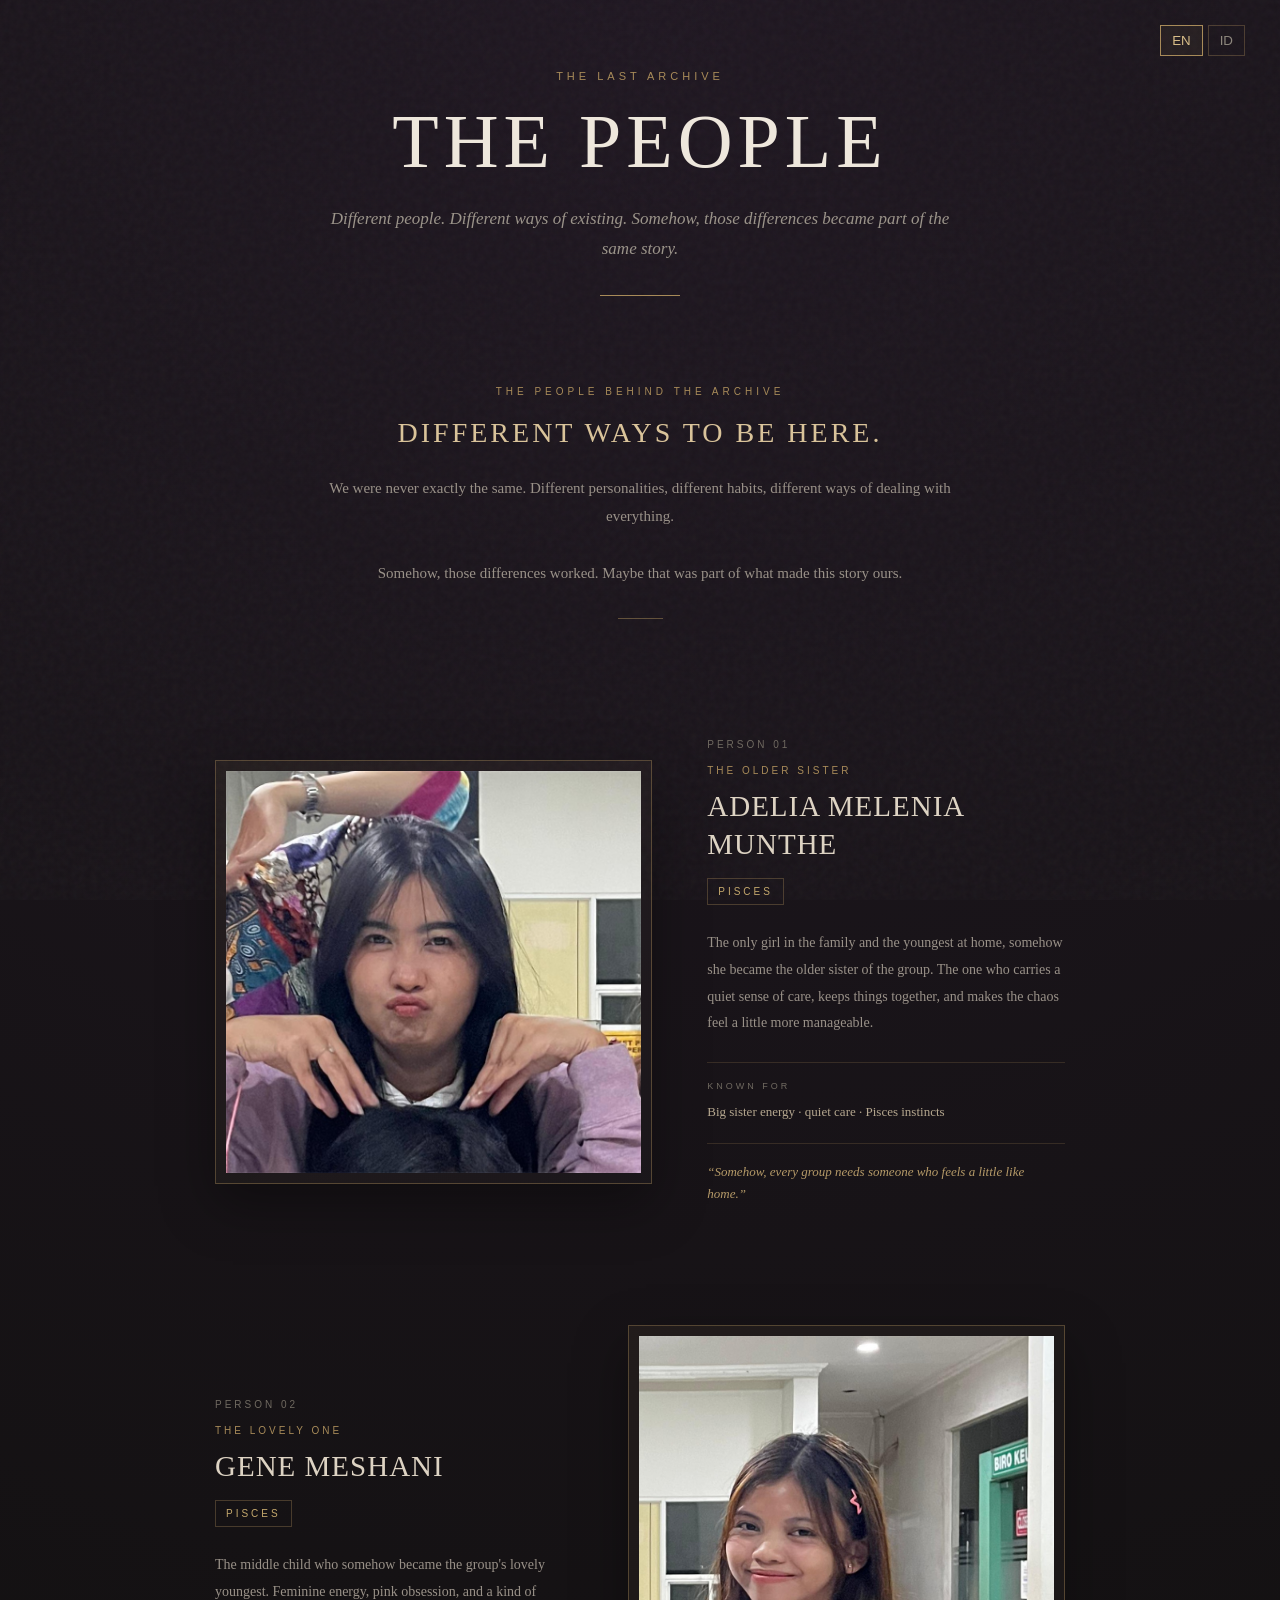
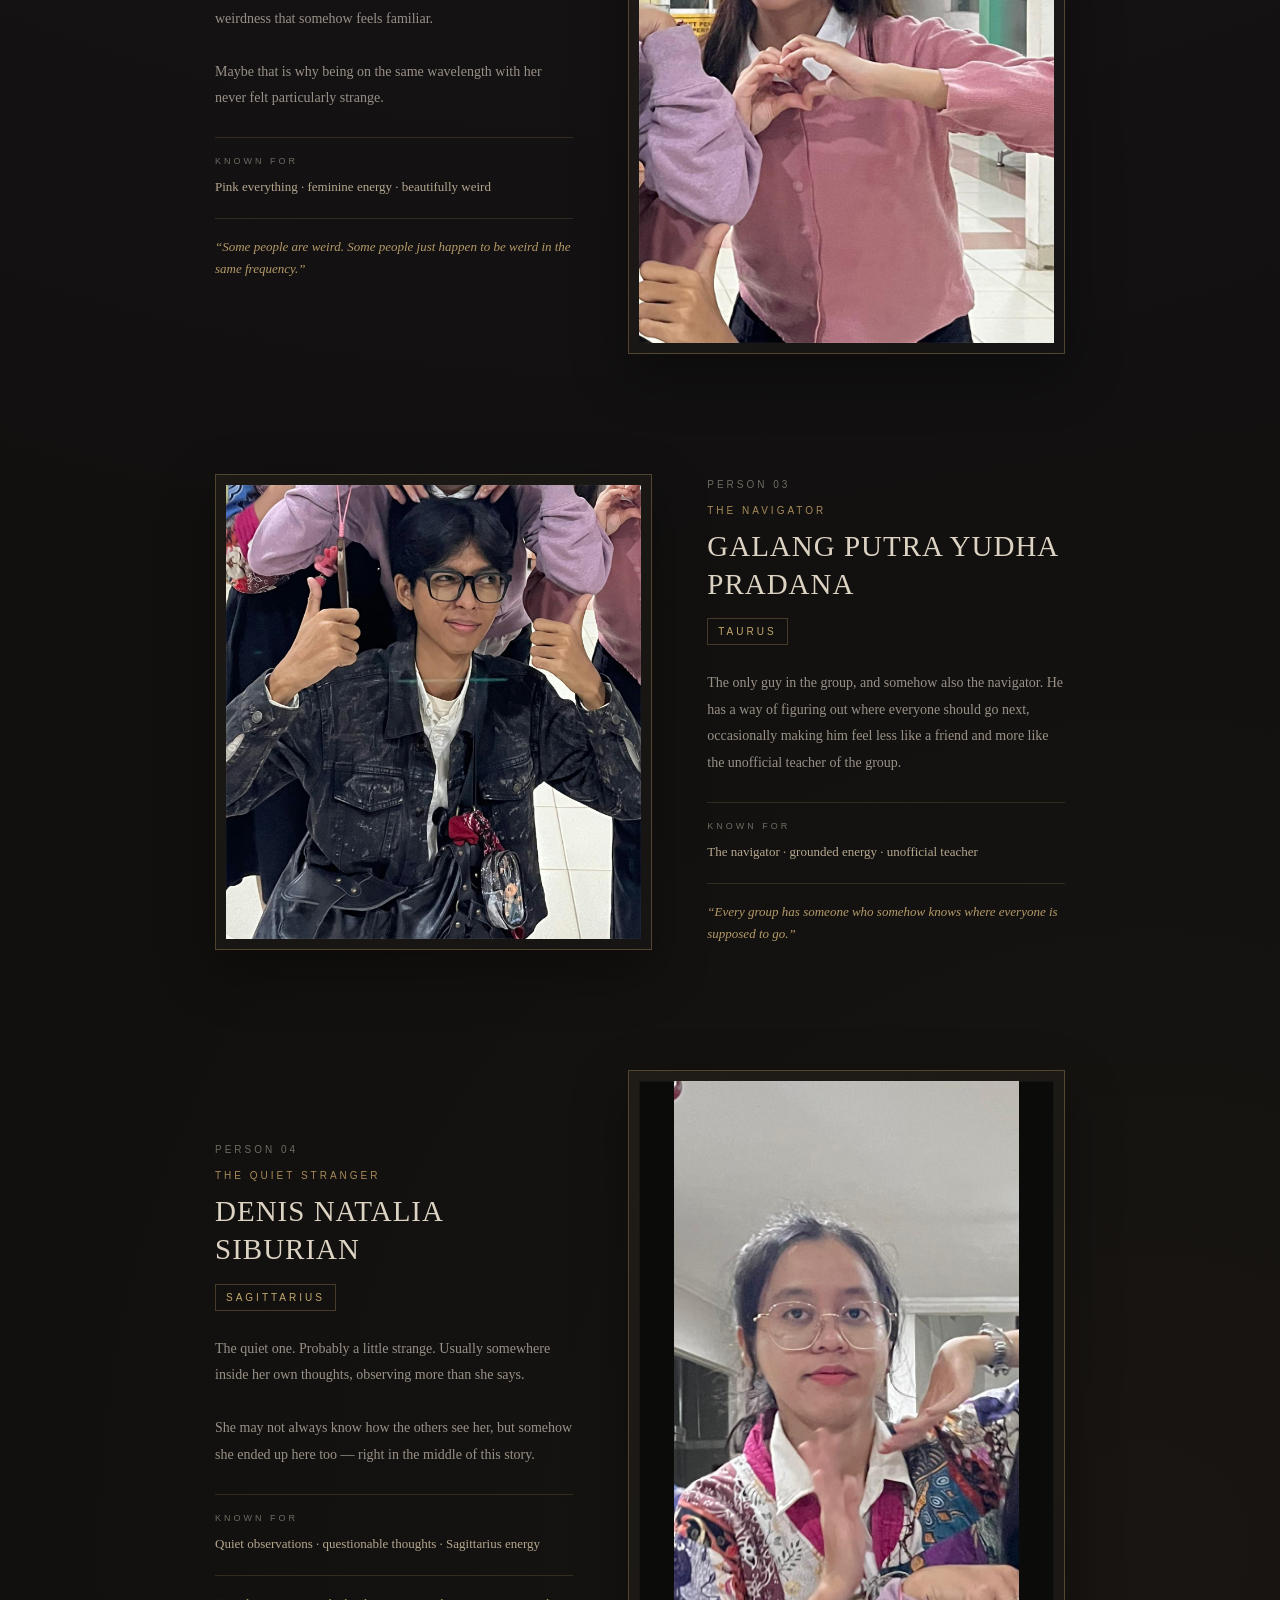
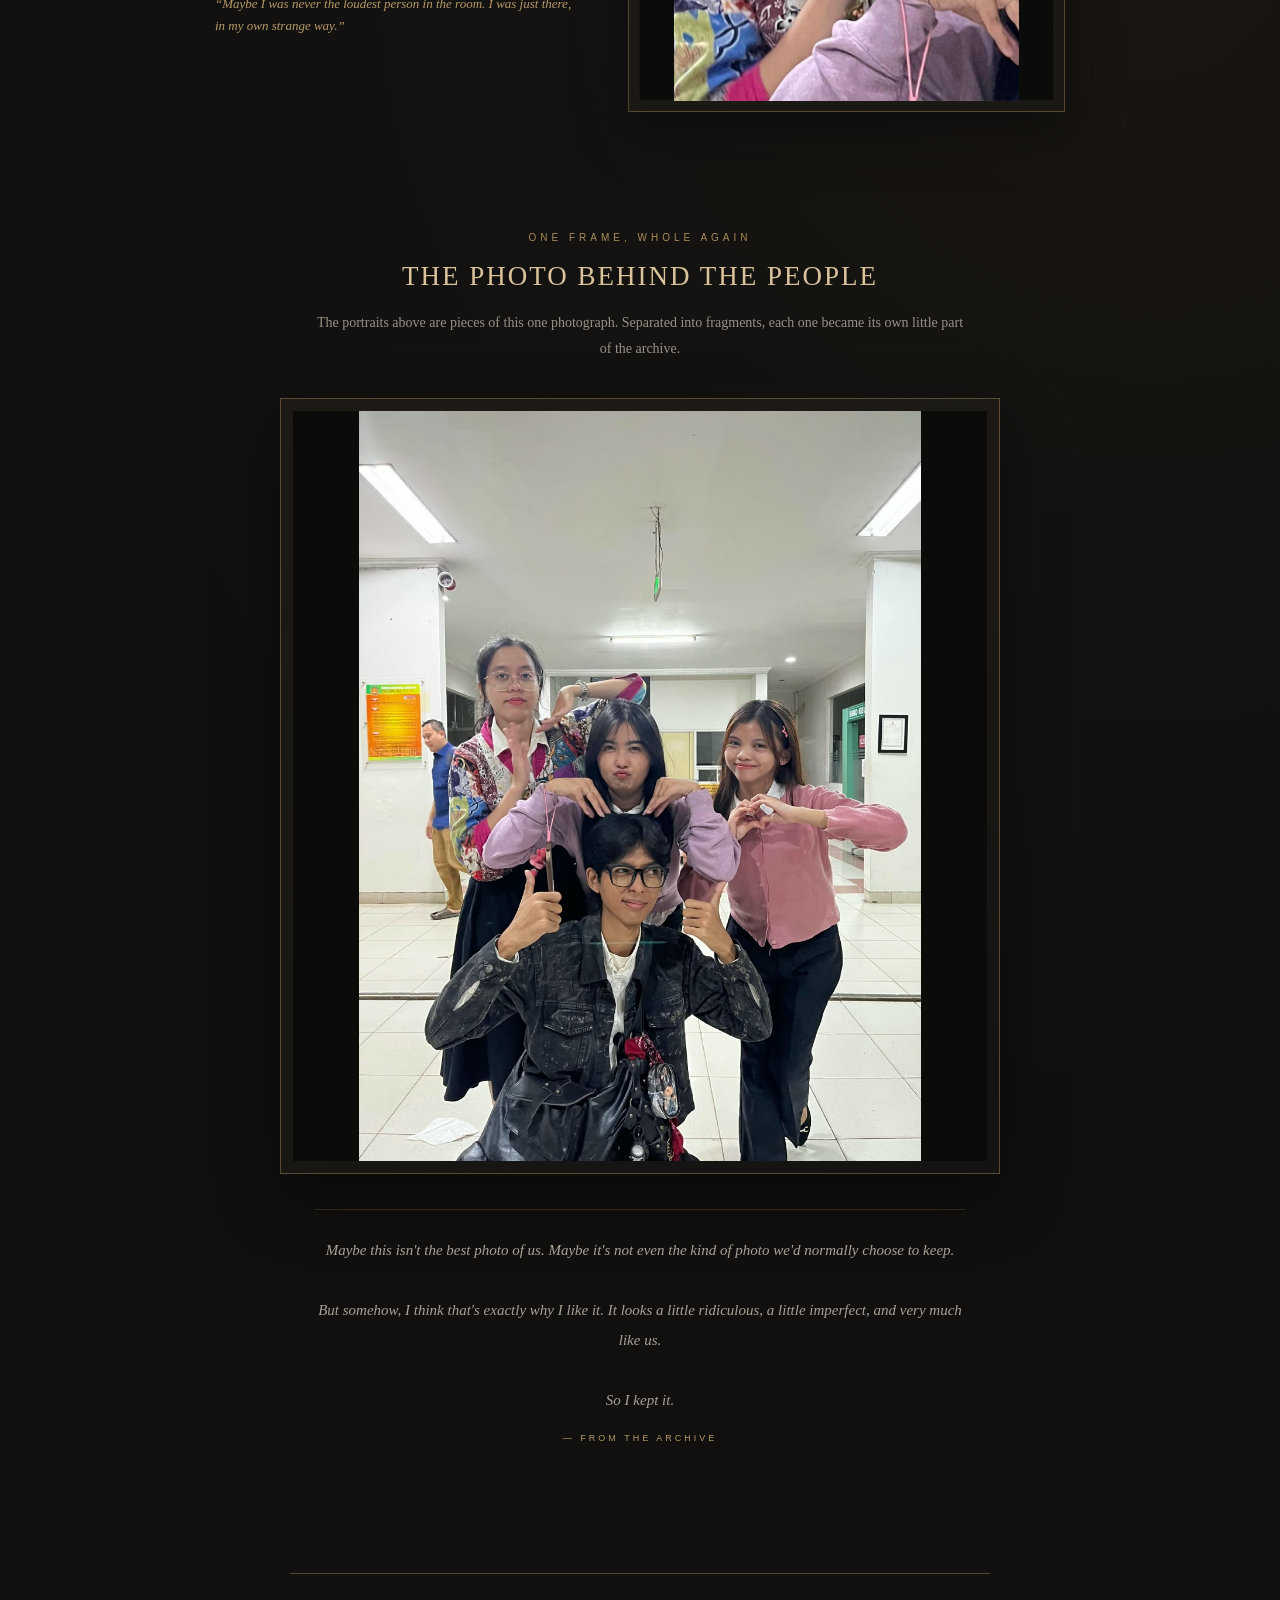
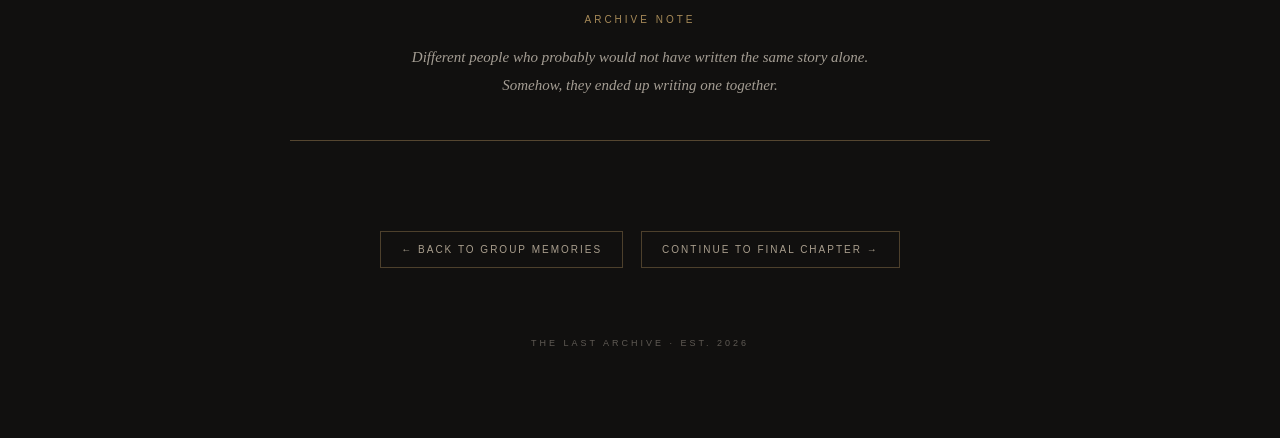
<file: the-people.html>
<!DOCTYPE html>
<html lang="en">

<head>
    <meta charset="UTF-8">
    <meta name="viewport" content="width=device-width, initial-scale=1.0">

    <title>The People | The Last Archive</title>

    <style>

        /* =========================================================
           THE PEOPLE
           CHARACTER ARCHIVE
        ========================================================= */

        * {
            margin: 0;
            padding: 0;
            box-sizing: border-box;
        }

        html {
            scroll-behavior: smooth;
        }

        body {
            background: #11100f;
            color: #e8e0d2;
            font-family: Georgia, "Times New Roman", serif;
        }

        .people-page {
            min-height: 100vh;

            background:
                radial-gradient(
                    circle at 50% 0%,
                    rgba(75, 45, 90, 0.24),
                    transparent 42%
                ),
                radial-gradient(
                    circle at 90% 60%,
                    rgba(110, 80, 50, 0.08),
                    transparent 35%
                ),
                #11100f;

            position: relative;
            overflow-x: hidden;

            padding: 70px 20px 90px;
        }


        /* =========================================================
           GRAIN
        ========================================================= */

        .people-page::before {
            content: "";

            position: fixed;
            inset: 0;

            background-image:
                url("data:image/svg+xml,%3Csvg viewBox='0 0 180 180' xmlns='http://www.w3.org/2000/svg'%3E%3Cfilter id='n'%3E%3CfeTurbulence type='fractalNoise' baseFrequency='.8' numOctaves='4' stitchTiles='stitch'/%3E%3C/filter%3E%3Crect width='100%25' height='100%25' filter='url(%23n)' opacity='.035'/%3E%3C/svg%3E");

            pointer-events: none;
            z-index: 0;
        }


        /* =========================================================
           LANGUAGE
        ========================================================= */

        .language-switch {
            position: fixed;

            top: 25px;
            right: 35px;

            z-index: 100;

            display: flex;
            gap: 5px;

            font-family: Arial, sans-serif;
            font-size: 11px;
            letter-spacing: 2px;
        }

        .language-switch button {
            background: transparent;

            border: 1px solid rgba(168, 139, 89, 0.35);

            color: #8d877d;

            padding: 7px 11px;

            cursor: pointer;

            transition:
                color .3s ease,
                border-color .3s ease,
                background .3s ease;
        }

        .language-switch button:hover {
            color: #d2b47a;
            border-color: #a88b59;
        }

        .language-switch button.active {
            color: #d8bd88;

            border-color: #a88b59;

            background:
                rgba(168, 139, 89, 0.08);
        }


        /* =========================================================
           CONTAINER
        ========================================================= */

        .people-container {
            width: 100%;
            max-width: 1050px;

            margin: 0 auto;

            position: relative;
            z-index: 1;
        }


        /* =========================================================
           HEADER
        ========================================================= */

        .people-header {
            text-align: center;

            margin-bottom: 90px;
        }

        .eyebrow {
            color: #a88b59;

            font-family: Arial, sans-serif;

            font-size: 11px;

            letter-spacing: 4px;

            margin-bottom: 20px;
        }

        .people-header h1 {
            color: #eee7dc;

            font-size: clamp(42px, 7vw, 76px);

            font-weight: normal;

            letter-spacing: 5px;

            line-height: 1.05;

            margin-bottom: 22px;
        }

        .people-subtitle {
            color: #9b948a;

            font-size: 17px;

            font-style: italic;

            line-height: 1.8;

            max-width: 650px;

            margin: 0 auto;
        }

        .header-line {
            width: 80px;
            height: 1px;

            background: #a88b59;

            margin: 30px auto 0;
        }


        /* =========================================================
           INTRODUCTION
        ========================================================= */

        .people-intro {
            max-width: 820px;

            margin: 0 auto 120px;

            text-align: center;
        }

        .people-intro-label {
            color: #a88b59;

            font-family: Arial, sans-serif;

            font-size: 10px;

            letter-spacing: 4px;

            margin-bottom: 20px;
        }

        .people-intro h2 {
            color: #d9c39a;

            font-size: 28px;

            font-weight: normal;

            letter-spacing: 3px;

            margin-bottom: 25px;
        }

        .people-intro p {
            color: #999188;

            max-width: 650px;

            margin: 0 auto;

            font-size: 15px;

            line-height: 1.9;
        }

        .intro-line {
            width: 45px;
            height: 1px;

            background: rgba(168, 139, 89, .5);

            margin: 30px auto 0;
        }


        /* =========================================================
           PERSON
        ========================================================= */

        .person {
            max-width: 850px;

            margin: 0 auto 120px;

            display: grid;

            grid-template-columns:
                minmax(300px, .9fr)
                minmax(0, 1.1fr);

            gap: 55px;

            align-items: center;
        }

        .person:nth-of-type(even) {
            grid-template-columns:
                minmax(0, 1.1fr)
                minmax(300px, .9fr);
        }


        /* =========================================================
           PORTRAIT
        ========================================================= */

        .person-photo {
            position: relative;

            padding: 10px;

            border: 1px solid rgba(168, 139, 89, .4);

            background:
                linear-gradient(
                    135deg,
                    rgba(168, 139, 89, .08),
                    rgba(255, 255, 255, .015)
                );

            box-shadow:
                0 20px 50px rgba(0, 0, 0, .35);
        }

        .person-photo img {
            display: block;

            width: 100%;

            height: auto;

            max-height: 620px;

            object-fit: contain;

            background: #0b0b0a;
        }

        .person-photo::after {
            content: "";

            position: absolute;

            inset: 10px;

            border:
                1px solid
                rgba(255, 255, 255, .04);

            pointer-events: none;
        }


        /* =========================================================
           PERSON INFO
        ========================================================= */

        .person-info {
            align-self: center;
        }

        .person-number {
            color: #706a61;

            font-family: Arial, sans-serif;

            font-size: 10px;

            letter-spacing: 3px;

            margin-bottom: 15px;
        }

        .person-role {
            color: #a88b59;

            font-family: Arial, sans-serif;

            font-size: 10px;

            letter-spacing: 3px;

            margin-bottom: 12px;
        }

        .person-name {
            color: #ddd3c3;

            font-size: 29px;

            font-weight: normal;

            line-height: 1.3;

            letter-spacing: 1px;

            margin-bottom: 15px;
        }

        .person-zodiac {
            display: inline-block;

            color: #c5a96d;

            font-family: Arial, sans-serif;

            font-size: 10px;

            letter-spacing: 3px;

            padding: 7px 10px;

            border:
                1px solid
                rgba(168, 139, 89, .35);

            margin-bottom: 25px;
        }

        .person-description {
            color: #999188;

            font-size: 14px;

            line-height: 1.9;

            margin-bottom: 25px;
        }


        /* =========================================================
           KNOWN FOR
        ========================================================= */

        .known-for {
            padding-top: 18px;

            border-top:
                1px solid
                rgba(168, 139, 89, .22);

            margin-bottom: 20px;
        }

        .known-label {
            color: #706a61;

            font-family: Arial, sans-serif;

            font-size: 9px;

            letter-spacing: 3px;

            margin-bottom: 10px;
        }

        .known-text {
            color: #b5a78f;

            font-size: 13px;

            line-height: 1.7;
        }


        /* =========================================================
           ARCHIVE NOTE
        ========================================================= */

        .person-note {
            color: #b59a68;

            font-size: 13px;

            font-style: italic;

            line-height: 1.7;

            padding-top: 17px;

            border-top:
                1px solid
                rgba(168, 139, 89, .22);
        }


        /* =========================================================
           THE PHOTO THAT BECAME AN ARCHIVE
        ========================================================= */

        .full-photo-section {
            max-width: 850px;

            margin: 10px auto 130px;

            text-align: center;
        }

        .full-photo-label {
            color: #a88b59;

            font-family: Arial, sans-serif;

            font-size: 10px;

            letter-spacing: 4px;

            margin-bottom: 18px;
        }

        .full-photo-title {
            color: #d9c39a;

            font-size: 27px;

            font-weight: normal;

            letter-spacing: 2px;

            margin-bottom: 18px;
        }

        .full-photo-intro {
            max-width: 650px;

            margin: 0 auto 35px;

            color: #999188;

            font-size: 14px;

            line-height: 1.9;
        }

        .full-photo-frame {
            width: min(720px, 100%);

            margin: 0 auto 35px;

            padding: 12px;

            border:
                1px solid
                rgba(168, 139, 89, .45);

            background:
                linear-gradient(
                    135deg,
                    rgba(168, 139, 89, .08),
                    rgba(255, 255, 255, .015)
                );

            box-shadow:
                0 25px 60px rgba(0, 0, 0, .4);
        }

        .full-photo-frame img {
            display: block;

            width: 100%;

            height: auto;

            max-height: 750px;

            object-fit: contain;

            margin: 0 auto;

            background: #0b0b0a;
        }

        .full-photo-caption {
            max-width: 650px;

            margin: 0 auto;

            padding-top: 25px;

            border-top:
                1px solid
                rgba(168, 139, 89, .22);
        }

        .full-photo-caption p {
            color: #aaa096;

            font-size: 15px;

            font-style: italic;

            line-height: 2;
        }

        .full-photo-caption .signature {
            margin-top: 18px;

            color: #b59a68;

            font-family: Arial, sans-serif;

            font-size: 9px;

            font-style: normal;

            letter-spacing: 3px;
        }


        /* =========================================================
           CLOSING
        ========================================================= */

        .people-closing {
            max-width: 700px;

            margin: 20px auto 90px;

            padding: 40px;

            text-align: center;

            border-top:
                1px solid
                rgba(168, 139, 89, .45);

            border-bottom:
                1px solid
                rgba(168, 139, 89, .45);
        }

        .closing-label {
            color: #a88b59;

            font-family: Arial, sans-serif;

            font-size: 10px;

            letter-spacing: 3px;

            margin-bottom: 18px;
        }

        .people-closing p {
            color: #a49d93;

            font-size: 15px;

            font-style: italic;

            line-height: 1.9;
        }


        /* =========================================================
           NAVIGATION
        ========================================================= */

        .people-navigation {
            display: flex;

            justify-content: center;

            gap: 18px;

            flex-wrap: wrap;

            margin-bottom: 70px;
        }

        .people-nav-btn {
            display: inline-block;

            padding: 12px 20px;

            border:
                1px solid
                rgba(168, 139, 89, .4);

            color: #a99e8d;

            text-decoration: none;

            font-family: Arial, sans-serif;

            font-size: 10px;

            letter-spacing: 2px;

            transition:
                color .3s ease,
                border-color .3s ease,
                background .3s ease;
        }

        .people-nav-btn:hover {
            color: #dbc18c;

            border-color: #a88b59;

            background:
                rgba(168, 139, 89, .07);
        }


        /* =========================================================
           FOOTER
        ========================================================= */

        .people-footer {
            text-align: center;

            color: #5f5a54;

            font-family: Arial, sans-serif;

            font-size: 9px;

            letter-spacing: 3px;
        }


        /* =========================================================
           MOBILE
        ========================================================= */

        @media (max-width: 760px) {

            .people-page {
                padding:
                    65px 18px 60px;
            }

            .language-switch {
                top: 18px;
                right: 18px;
            }

            .people-header {
                margin-bottom: 65px;
            }

            .people-header h1 {
                font-size: 38px;
                letter-spacing: 3px;
            }

            .people-subtitle {
                font-size: 14px;
            }

            .people-intro {
                margin-bottom: 85px;
            }

            .people-intro h2 {
                font-size: 23px;
            }

            .person,
            .person:nth-of-type(even) {

                display: flex;

                flex-direction: column;

                gap: 30px;

                margin-bottom: 90px;
            }

            .person-photo {
                width: 100%;
            }

            .person-info {
                width: 100%;
            }

            .person-name {
                font-size: 24px;
            }

            .person-description {
                font-size: 13px;
            }

            .full-photo-section {
                margin-top: 0;
                margin-bottom: 95px;
            }

            .full-photo-title {
                font-size: 22px;
            }

            .full-photo-intro {
                font-size: 13px;
            }

            .full-photo-frame {
                padding: 8px;
            }

            .full-photo-caption p {
                font-size: 14px;
            }

            .people-closing {
                padding: 28px 22px;

                margin-top: 10px;
            }

            .people-navigation {
                flex-direction: column;

                align-items: center;
            }

            .people-nav-btn {
                width: 100%;

                max-width: 300px;

                text-align: center;
            }
        }

    </style>
</head>


<body>

    <main class="people-page">

        <!-- =====================================================
             LANGUAGE SWITCH
        ====================================================== -->

        <div class="language-switch">

            <button
                id="enBtn"
                class="active"
                onclick="setLanguage('en')">
                EN
            </button>

            <button
                id="idBtn"
                onclick="setLanguage('id')">
                ID
            </button>

        </div>


        <div class="people-container">


            <!-- =================================================
                 HEADER
            ================================================== -->

            <header class="people-header">

                <div class="eyebrow">
                    THE LAST ARCHIVE
                </div>

                <h1>
                    THE PEOPLE
                </h1>

                <p class="people-subtitle lang en">
                    Different people. Different ways of existing.
                    Somehow, those differences became part of the same story.
                </p>

                <p
                    class="people-subtitle lang id"
                    style="display:none;">

                    Orang-orang yang berbeda.
                    Cara yang berbeda dalam menjalani semuanya.
                    Entah bagaimana, semua perbedaan itu menjadi bagian
                    dari cerita yang sama.

                </p>

                <div class="header-line"></div>

            </header>


            <!-- =================================================
                 INTRODUCTION
            ================================================== -->

            <section class="people-intro">

                <div class="people-intro-label lang en">
                    THE PEOPLE BEHIND THE ARCHIVE
                </div>

                <div
                    class="people-intro-label lang id"
                    style="display:none;">

                    ORANG-ORANG DI BALIK ARSIP

                </div>


                <h2 class="lang en">
                    DIFFERENT WAYS TO BE HERE.
                </h2>

                <h2
                    class="lang id"
                    style="display:none;">

                    CARA YANG BERBEDA UNTUK ADA DI SINI.

                </h2>


                <p class="lang en">

                    We were never exactly the same.
                    Different personalities, different habits,
                    different ways of dealing with everything.

                    <br><br>

                    Somehow, those differences worked.
                    Maybe that was part of what made this story ours.

                </p>


                <p
                    class="lang id"
                    style="display:none;">

                    Kami tidak pernah benar-benar sama.
                    Kepribadian berbeda, kebiasaan berbeda,
                    dan cara yang berbeda dalam menghadapi semuanya.

                    <br><br>

                    Entah bagaimana, semua perbedaan itu bisa berjalan bersama.
                    Mungkin justru itu yang membuat cerita ini menjadi milik kita.

                </p>


                <div class="intro-line"></div>

            </section>


            <!-- =================================================
                 ADELIA
            ================================================== -->

            <section class="person">

                <div class="person-photo">

                    <img
                        src="adelia.jpg"
                        alt="Adelia Melenia Munthe"
                        loading="lazy">

                </div>


                <div class="person-info">

                    <div class="person-number">
                        PERSON 01
                    </div>

                    <div class="person-role">
                        THE OLDER SISTER
                    </div>

                    <h2 class="person-name">
                        ADELIA MELENIA MUNTHE
                    </h2>

                    <div class="person-zodiac">
                        PISCES
                    </div>


                    <p class="person-description lang en">

                        The only girl in the family and the youngest at home,
                        somehow she became the older sister of the group.
                        The one who carries a quiet sense of care,
                        keeps things together, and makes the chaos
                        feel a little more manageable.

                    </p>


                    <p
                        class="person-description lang id"
                        style="display:none;">

                        Anak bungsu sekaligus satu-satunya perempuan
                        di keluarganya, tapi entah bagaimana justru
                        menjadi sosok kakak perempuan di dalam kelompok.
                        Punya cara sendiri untuk peduli, menjaga semuanya
                        tetap berjalan, dan membuat kekacauan terasa
                        sedikit lebih terkendali.

                    </p>


                    <div class="known-for">

                        <div class="known-label">

                            <span class="lang en">
                                KNOWN FOR
                            </span>

                            <span
                                class="lang id"
                                style="display:none;">
                                DIKENAL KARENA
                            </span>

                        </div>


                        <div class="known-text lang en">
                            Big sister energy · quiet care · Pisces instincts
                        </div>

                        <div
                            class="known-text lang id"
                            style="display:none;">
                            Energi kakak · perhatian diam-diam · insting Pisces
                        </div>

                    </div>


                    <div class="person-note">

                        <span class="lang en">
                            “Somehow, every group needs someone
                            who feels a little like home.”
                        </span>

                        <span
                            class="lang id"
                            style="display:none;">

                            “Entah bagaimana, setiap kelompok memang
                            butuh seseorang yang terasa seperti rumah.”

                        </span>

                    </div>

                </div>

            </section>


            <!-- =================================================
                 SHANI
            ================================================== -->

            <section class="person">

                <div class="person-info">

                    <div class="person-number">
                        PERSON 02
                    </div>

                    <div class="person-role">
                        THE LOVELY ONE
                    </div>

                    <h2 class="person-name">
                        GENE MESHANI
                    </h2>

                    <div class="person-zodiac">
                        PISCES
                    </div>


                    <p class="person-description lang en">

                        The middle child who somehow became
                        the group's lovely youngest.
                        Feminine energy, pink obsession,
                        and a kind of weirdness that somehow
                        feels familiar.

                        <br><br>

                        Maybe that is why being on the same wavelength
                        with her never felt particularly strange.

                    </p>


                    <p
                        class="person-description lang id"
                        style="display:none;">

                        Anak tengah yang entah bagaimana berubah menjadi
                        si bungsu lovely di dalam kelompok.
                        Punya energi feminin, kecintaan pada warna pink,
                        dan sisi weird yang entah kenapa terasa familiar.

                        <br><br>

                        Mungkin itu sebabnya berada di frekuensi yang sama
                        dengannya nggak pernah terasa aneh.

                    </p>


                    <div class="known-for">

                        <div class="known-label">

                            <span class="lang en">
                                KNOWN FOR
                            </span>

                            <span
                                class="lang id"
                                style="display:none;">
                                DIKENAL KARENA
                            </span>

                        </div>


                        <div class="known-text lang en">
                            Pink everything · feminine energy · beautifully weird
                        </div>

                        <div
                            class="known-text lang id"
                            style="display:none;">
                            Serba pink · energi feminin · weird dengan caranya sendiri
                        </div>

                    </div>


                    <div class="person-note">

                        <span class="lang en">
                            “Some people are weird.
                            Some people just happen to be weird
                            in the same frequency.”
                        </span>

                        <span
                            class="lang id"
                            style="display:none;">

                            “Ada orang yang memang weird.
                            Ada juga yang kebetulan weird
                            di frekuensi yang sama.”

                        </span>

                    </div>

                </div>


                <div class="person-photo">

                    <img
                        src="shani.jpg"
                        alt="Gene Meshani"
                        loading="lazy">

                </div>

            </section>


            <!-- =================================================
                 GALANG
            ================================================== -->

            <section class="person">

                <div class="person-photo">

                    <img
                        src="galang.jpg"
                        alt="Galang Putra Yudha Pradana"
                        loading="lazy">

                </div>


                <div class="person-info">

                    <div class="person-number">
                        PERSON 03
                    </div>

                    <div class="person-role">
                        THE NAVIGATOR
                    </div>

                    <h2 class="person-name">
                        GALANG PUTRA YUDHA PRADANA
                    </h2>

                    <div class="person-zodiac">
                        TAURUS
                    </div>


                    <p class="person-description lang en">

                        The only guy in the group, and somehow also
                        the navigator. He has a way of figuring out
                        where everyone should go next, occasionally
                        making him feel less like a friend and more
                        like the unofficial teacher of the group.

                    </p>


                    <p
                        class="person-description lang id"
                        style="display:none;">

                        Satu-satunya cowok di kelompok, dan entah bagaimana
                        juga jadi navigator. Punya cara sendiri untuk menentukan
                        harus ke mana dan melakukan apa selanjutnya, sampai kadang
                        terasa lebih seperti pengajar tidak resmi daripada teman.

                    </p>


                    <div class="known-for">

                        <div class="known-label">

                            <span class="lang en">
                                KNOWN FOR
                            </span>

                            <span
                                class="lang id"
                                style="display:none;">
                                DIKENAL KARENA
                            </span>

                        </div>


                        <div class="known-text lang en">
                            The navigator · grounded energy · unofficial teacher
                        </div>

                        <div
                            class="known-text lang id"
                            style="display:none;">
                            Sang navigator · energi yang membumi · pengajar tidak resmi
                        </div>

                    </div>


                    <div class="person-note">

                        <span class="lang en">
                            “Every group has someone who somehow knows
                            where everyone is supposed to go.”
                        </span>

                        <span
                            class="lang id"
                            style="display:none;">

                            “Setiap kelompok pasti punya satu orang
                            yang entah bagaimana tahu harus membawa
                            semuanya ke mana.”

                        </span>

                    </div>

                </div>

            </section>


            <!-- =================================================
                 DENIS
            ================================================== -->

            <section class="person">

                <div class="person-info">

                    <div class="person-number">
                        PERSON 04
                    </div>

                    <div class="person-role">
                        THE QUIET STRANGER
                    </div>

                    <h2 class="person-name">
                        DENIS NATALIA SIBURIAN
                    </h2>

                    <div class="person-zodiac">
                        SAGITTARIUS
                    </div>


                    <p class="person-description lang en">

                        The quiet one. Probably a little strange.
                        Usually somewhere inside her own thoughts,
                        observing more than she says.

                        <br><br>

                        She may not always know how the others see her,
                        but somehow she ended up here too —
                        right in the middle of this story.

                    </p>


                    <p
                        class="person-description lang id"
                        style="display:none;">

                        Yang pendiam. Mungkin sedikit aneh.
                        Sering berada di dalam pikirannya sendiri,
                        lebih banyak mengamati daripada berbicara.

                        <br><br>

                        Mungkin dia sendiri nggak pernah benar-benar tahu
                        bagaimana orang lain melihatnya, tapi entah bagaimana
                        dia juga akhirnya ada di sini —
                        tepat di tengah cerita ini.

                    </p>


                    <div class="known-for">

                        <div class="known-label">

                            <span class="lang en">
                                KNOWN FOR
                            </span>

                            <span
                                class="lang id"
                                style="display:none;">
                                DIKENAL KARENA
                            </span>

                        </div>


                        <div class="known-text lang en">
                            Quiet observations · questionable thoughts · Sagittarius energy
                        </div>

                        <div
                            class="known-text lang id"
                            style="display:none;">
                            Pengamatan diam-diam · pikiran yang dipertanyakan · energi Sagittarius
                        </div>

                    </div>


                    <div class="person-note">

                        <span class="lang en">

                            “Maybe I was never the loudest person in the room.
                            I was just there, in my own strange way.”

                        </span>

                        <span
                            class="lang id"
                            style="display:none;">

                            “Mungkin aku memang nggak pernah jadi orang
                            paling berisik di ruangan. Aku cuma ada di sana,
                            dengan caraku yang sedikit aneh.”

                        </span>

                    </div>

                </div>


                <div class="person-photo">

                    <img
                        src="denis.jpg"
                        alt="Denis Natalia Siburian"
                        loading="lazy">

                </div>

            </section>


            <!-- =================================================
                 THE PHOTO THAT BECAME AN ARCHIVE
            ================================================== -->

            <section class="full-photo-section">

                <div class="full-photo-label lang en">
                    ONE FRAME, WHOLE AGAIN
                </div>

                <div
                    class="full-photo-label lang id"
                    style="display:none;">
                    SATU BINGKAI, UTUH KEMBALI
                </div>


                <h2 class="full-photo-title lang en">
                    THE PHOTO BEHIND THE PEOPLE
                </h2>

                <h2
                    class="full-photo-title lang id"
                    style="display:none;">
                    FOTO DI BALIK POTONGAN-POTONGAN ITU
                </h2>


                <p class="full-photo-intro lang en">

                    The portraits above are pieces of this one photograph.
                    Separated into fragments, each one became its own little
                    part of the archive.

                </p>

                <p
                    class="full-photo-intro lang id"
                    style="display:none;">

                    Foto-foto profil di atas sebenarnya adalah potongan
                    dari satu foto ini.
                    Dipisahkan menjadi beberapa bagian,
                    lalu masing-masing menjadi bagian kecil dari arsip.

                </p>


                <div class="full-photo-frame">

                    <!--
                        GANTI NAMA FILE FOTO DI BAWAH INI
                        jika nama foto aslinya berbeda.

                        Contoh:
                        class-photo-full.jpg
                    -->

                    <img
                        src="class-photo-full.jpg"
                        alt="The original group photograph"
                        loading="lazy">

                </div>


                <div class="full-photo-caption">

                    <p class="lang en">

                        Maybe this isn't the best photo of us.
                        Maybe it's not even the kind of photo
                        we'd normally choose to keep.

                        <br><br>

                        But somehow, I think that's exactly why I like it.
                        It looks a little ridiculous,
                        a little imperfect,
                        and very much like us.

                        <br><br>

                        So I kept it.

                    </p>


                    <p
                        class="lang id"
                        style="display:none;">

                        Mungkin ini bukan foto terbaik kita.
                        Bahkan mungkin bukan foto yang biasanya
                        akan kita pilih untuk disimpan.

                        <br><br>

                        Tapi entah kenapa, justru itu yang membuatku menyukainya.
                        Sedikit konyol, sedikit nggak sempurna,
                        dan terasa sangat seperti kita.

                        <br><br>

                        Jadi, aku simpan.

                    </p>


                    <div class="signature">

                        <span class="lang en">
                            — FROM THE ARCHIVE
                        </span>

                        <span
                            class="lang id"
                            style="display:none;">
                            — DARI ARSIP
                        </span>

                    </div>

                </div>

            </section>


            <!-- =================================================
                 CLOSING
            ================================================== -->

            <section class="people-closing">

                <div class="closing-label lang en">
                    ARCHIVE NOTE
                </div>

                <div
                    class="closing-label lang id"
                    style="display:none;">

                    CATATAN ARSIP

                </div>


                <p class="lang en">

                    Different people who probably would not have
                    written the same story alone.

                    <br>

                    Somehow, they ended up writing one together.

                </p>


                <p
                    class="lang id"
                    style="display:none;">

                    Orang-orang yang mungkin tidak akan
                    menulis cerita yang sama jika sendirian.

                    <br>

                    Entah bagaimana, mereka akhirnya
                    menulis satu cerita bersama.

                </p>

            </section>


            <!-- =================================================
                 NAVIGATION
            ================================================== -->

            <nav class="people-navigation">

                <a
                    href="group-memories.html"
                    class="people-nav-btn">

                    ← BACK TO GROUP MEMORIES

                </a>


                <a
                    href="final-chapter.html"
                    class="people-nav-btn">

                    CONTINUE TO FINAL CHAPTER →

                </a>

            </nav>


            <!-- =================================================
                 FOOTER
            ================================================== -->

            <footer class="people-footer">

                THE LAST ARCHIVE · EST. 2026

            </footer>

        </div>

    </main>


    <script>

        /* =========================================================
           LANGUAGE SYSTEM
        ========================================================= */

        function setLanguage(language) {

            const englishElements =
                document.querySelectorAll(".lang.en");

            const indonesianElements =
                document.querySelectorAll(".lang.id");


            if (language === "en") {

                englishElements.forEach(element => {
                    element.style.display = "";
                });

                indonesianElements.forEach(element => {
                    element.style.display = "none";
                });


                document
                    .getElementById("enBtn")
                    .classList
                    .add("active");

                document
                    .getElementById("idBtn")
                    .classList
                    .remove("active");


                document.documentElement.lang = "en";

            }


            if (language === "id") {

                englishElements.forEach(element => {
                    element.style.display = "none";
                });

                indonesianElements.forEach(element => {
                    element.style.display = "";
                });


                document
                    .getElementById("idBtn")
                    .classList
                    .add("active");

                document
                    .getElementById("enBtn")
                    .classList
                    .remove("active");


                document.documentElement.lang = "id";

            }

        }


        /* =========================================================
           INITIALIZE
        ========================================================= */

        document.addEventListener(
            "DOMContentLoaded",
            function () {

                setLanguage("en");

            }
        );

    </script>

</body>

</html>
</file>
<file: style.css>
/* =========================================================
   THE LAST ARCHIVE
   FINAL STYLE.CSS
========================================================= */


/* =========================================================
   GOOGLE FONTS
========================================================= */

@import url('https://fonts.googleapis.com/css2?family=Cinzel:wght@400;500;600&family=Cormorant+Garamond:ital,wght@0,400;0,500;1,400&display=swap');


/* =========================================================
   RESET
========================================================= */

* {
    margin: 0;
    padding: 0;
    box-sizing: border-box;
}

html {
    scroll-behavior: smooth;
}

body {
    background: #0b090b;
    color: #eee8dc;
    font-family: "Cormorant Garamond", serif;
    overflow-x: hidden;
    overflow-y: auto;
}


/* =========================================================
   LANDING PAGE
========================================================= */

.landing {
    position: relative;
    width: 100%;
    min-height: 100vh;

    display: flex;
    justify-content: center;
    align-items: center;

    background:
        radial-gradient(
            circle at center,
            rgba(65, 38, 72, 0.18),
            transparent 55%
        ),
        #0b090b;
}

.grain {
    position: absolute;
    inset: 0;

    pointer-events: none;
    opacity: 0.08;

    background-image:
        url("https://grainy-gradients.vercel.app/noise.svg");

    z-index: 5;
}

.archive-content {
    position: relative;
    z-index: 10;

    text-align: center;

    transform: translateY(-40px);
}

.status {
    font-family: "Cinzel", serif;
    font-size: 10px;
    letter-spacing: 4px;

    color: #a99b83;

    margin-bottom: 25px;
}

h1 {
    font-family: "Cinzel", serif;

    font-size: clamp(42px, 6vw, 86px);
    font-weight: 500;

    letter-spacing: 12px;

    color: #eee8dc;

    text-shadow:
        0 0 25px rgba(183, 145, 90, 0.15);

    margin-left: 12px;
}

.subtitle {
    display: block;

    margin-top: 20px;

    font-size: 19px;
    font-style: italic;
    letter-spacing: 2px;

    color: #bdb3a5;
}

.enter-btn {
    display: inline-block;

    margin-top: 45px;
    padding: 14px 32px;

    background: transparent;

    border: 1px solid #8e7755;

    color: #d8cbb7;

    font-family: "Cinzel", serif;
    font-size: 11px;
    letter-spacing: 3px;

    text-decoration: none;

    cursor: pointer;

    transition:
        background 0.4s ease,
        border-color 0.4s ease,
        color 0.4s ease,
        box-shadow 0.4s ease,
        transform 0.4s ease;
}

.enter-btn:hover {
    background: rgba(142, 119, 85, 0.08);

    border-color: #c4a878;

    color: #fff3dc;

    box-shadow:
        0 0 20px rgba(170, 130, 75, 0.18);

    transform: translateY(-2px);
}

.quote {
    margin-top: 55px;

    font-size: 16px;
    font-style: italic;
    letter-spacing: 1px;

    color: #81786d;
}

.est {
    position: fixed;

    bottom: 25px;
    left: 50%;

    transform: translateX(-50%);

    font-family: "Cinzel", serif;
    font-size: 9px;
    letter-spacing: 4px;

    color: #655d55;
}


/* =========================================================
   ARCHIVE BOX
========================================================= */

.archive-box {
    position: absolute;

    right: 8%;
    bottom: 10%;

    width: 150px;
    height: 110px;

    cursor: pointer;

    z-index: 8;

    filter:
        drop-shadow(
            0 15px 25px rgba(0, 0, 0, 0.8)
        );

    transition: 0.5s ease;
}

.archive-box:hover {
    transform: translateY(-8px);

    filter:
        drop-shadow(
            0 15px 35px rgba(121, 82, 145, 0.25)
        );
}

.box-body {
    position: absolute;

    bottom: 0;

    width: 150px;
    height: 75px;

    background:
        linear-gradient(
            145deg,
            #3a2920,
            #1c1411
        );

    border: 1px solid #705536;

    border-radius: 4px 4px 8px 8px;

    box-shadow:
        inset 0 0 25px rgba(0, 0, 0, 0.8);
}

.box-lid {
    position: absolute;

    top: 10px;
    left: -5px;

    width: 160px;
    height: 30px;

    background:
        linear-gradient(
            145deg,
            #4a3527,
            #241914
        );

    border: 1px solid #806341;

    border-radius: 5px;

    transform:
        perspective(300px)
        rotateX(5deg);

    box-shadow:
        inset 0 0 15px rgba(0, 0, 0, 0.7);
}

.lock {
    position: absolute;

    left: 50%;
    top: 50%;

    transform:
        translate(-50%, -30%);

    width: 18px;
    height: 22px;

    border: 2px solid #a7895d;

    border-radius: 3px;
}

.lock::before {
    content: "";

    position: absolute;

    width: 10px;
    height: 10px;

    left: 2px;
    top: -10px;

    border: 2px solid #a7895d;

    border-bottom: none;

    border-radius:
        8px 8px 0 0;
}


/* =========================================================
   LOGIN PAGE
========================================================= */

.login-page {
    position: relative;

    width: 100%;
    min-height: 100vh;

    display: flex;
    justify-content: center;
    align-items: center;

    padding: 30px;

    background:
        radial-gradient(
            circle at center,
            rgba(65, 38, 72, 0.16),
            transparent 55%
        ),
        #0b090b;
}

.login-container {
    position: relative;

    width: 430px;

    padding: 55px 50px;

    text-align: center;

    background:
        linear-gradient(
            145deg,
            rgba(35, 27, 29, 0.92),
            rgba(16, 13, 15, 0.96)
        );

    border:
        1px solid rgba(142, 119, 85, 0.45);

    box-shadow:
        0 25px 70px rgba(0, 0, 0, 0.65),
        inset 0 0 40px rgba(0, 0, 0, 0.3);

    z-index: 10;
}

.login-label {
    font-family: "Cinzel", serif;

    font-size: 9px;
    letter-spacing: 4px;

    color: #a99b83;
}

.divider {
    width: 55px;
    height: 1px;

    margin: 22px auto;

    background: #806341;
}

.login-container h1 {
    font-family: "Cinzel", serif;

    font-size: 38px;
    letter-spacing: 8px;

    margin-left: 8px;
}

.login-description {
    margin-top: 15px;

    font-size: 17px;
    font-style: italic;

    color: #81786d;
}

#loginForm {
    margin-top: 40px;

    text-align: left;
}

.input-group {
    margin-bottom: 25px;
}

.input-group label {
    display: block;

    margin-bottom: 9px;

    font-family: "Cinzel", serif;
    font-size: 9px;
    letter-spacing: 3px;

    color: #a99b83;
}

.input-group input {
    width: 100%;

    padding: 13px 14px;

    background: rgba(0, 0, 0, 0.25);

    border: none;

    border-bottom:
        1px solid #5d4b39;

    outline: none;

    color: #eee8dc;

    font-family:
        "Cormorant Garamond", serif;

    font-size: 16px;
    letter-spacing: 1px;

    transition: 0.3s ease;
}

.input-group input:focus {
    border-bottom-color: #b49a70;

    box-shadow:
        0 5px 15px rgba(170, 130, 75, 0.08);
}

.input-group input::placeholder {
    color: #4f4842;
}


/* PASSWORD */

.password-wrapper {
    position: relative;

    width: 100%;
}

.password-wrapper input {
    width: 100%;

    padding-right: 50px;
}

.toggle-password {
    position: absolute;

    right: 12px;
    top: 50%;

    transform: translateY(-50%);

    width: auto;
    height: auto;

    padding: 0;

    background: transparent !important;

    border: none !important;

    color: #a99b83;

    cursor: pointer;

    font-size: 16px;
    line-height: 1;

    z-index: 10;

    user-select: none;
}

.toggle-password:hover {
    color: #d8cbb7;
}


/* UNLOCK BUTTON */

.unlock-btn {
    width: 100%;

    margin-top: 15px;
    padding: 14px;

    background: transparent;

    border:
        1px solid #806341;

    color: #d8cbb7;

    font-family:
        "Cinzel", serif;

    font-size: 10px;
    letter-spacing: 4px;

    cursor: pointer;

    transition: 0.4s ease;
}

.unlock-btn:hover {
    background:
        rgba(142, 119, 85, 0.08);

    border-color:
        #c4a878;

    color:
        #fff3dc;

    box-shadow:
        0 0 25px rgba(170, 130, 75, 0.15);
}

.login-message {
    min-height: 18px;

    margin-top: 22px;

    font-family:
        "Cinzel", serif;

    font-size: 9px;
    letter-spacing: 2px;

    color: #9b625f;
}

.login-message.success {
    color: #b8a37e;
}

.login-status {
    margin-top: 35px;

    font-family:
        "Cinzel", serif;

    font-size: 8px;
    letter-spacing: 3px;

    color: #514b46;
}


/* =========================================================
   PERSONAL ARCHIVE
========================================================= */

.archive-page {
    position: relative;

    min-height: 100vh;

    padding: 55px 8%;

    background:
        radial-gradient(
            circle at 50% 30%,
            rgba(69, 43, 77, 0.16),
            transparent 55%
        ),
        #0b090b;

    color: #eee8dc;

    overflow-x: hidden;
}

.archive-header {
    position: relative;

    display: flex;

    justify-content: space-between;
    align-items: flex-start;

    border-bottom:
        1px solid rgba(142, 119, 85, 0.25);

    padding-bottom: 25px;

    z-index: 2;
}

.archive-small {
    font-family:
        "Cinzel", serif;

    font-size: 9px;
    letter-spacing: 4px;

    color: #8f806d;

    margin-bottom: 15px;
}

.archive-header h1 {
    font-size: 32px;

    letter-spacing: 5px;

    margin-left: 0;
}

.archive-number {
    font-family:
        "Cinzel", serif;

    font-size: 9px;
    letter-spacing: 3px;

    color: #756b61;
}

.archive-intro {
    max-width: 600px;

    margin:
        55px 0 40px;
}

.archive-intro p {
    font-size: 21px;

    font-style: italic;

    line-height: 1.5;

    color: #aaa096;
}

.archive-grid {
    display: grid;

    grid-template-columns:
        repeat(3, 1fr);

    gap: 18px;

    max-width: 1100px;
}

.archive-card {
    position: relative;

    min-height: 220px;

    padding: 30px;

    display: flex;

    flex-direction: column;

    justify-content: space-between;

    text-decoration: none;

    color: #eee8dc;

    background:
        linear-gradient(
            145deg,
            rgba(40, 31, 34, 0.8),
            rgba(17, 14, 16, 0.9)
        );

    border:
        1px solid rgba(142, 119, 85, 0.25);

    transition: 0.45s ease;

    overflow: hidden;
}

.archive-card::before {
    content: "";

    position: absolute;

    inset: 0;

    background:
        radial-gradient(
            circle at top right,
            rgba(126, 82, 143, 0.12),
            transparent 45%
        );

    opacity: 0;

    transition: 0.45s ease;
}

.archive-card:hover {
    transform:
        translateY(-6px);

    border-color:
        rgba(183, 145, 90, 0.55);

    box-shadow:
        0 15px 40px rgba(0, 0, 0, 0.45);
}

.archive-card:hover::before {
    opacity: 1;
}

.card-icon {
    position: relative;

    font-size: 25px;

    color: #a88d62;

    z-index: 1;
}

.archive-card h2 {
    position: relative;

    margin-top: 15px;

    font-family:
        "Cinzel", serif;

    font-size: 17px;

    font-weight: 500;

    letter-spacing: 3px;

    z-index: 1;
}

.archive-card p {
    position: relative;

    font-size: 16px;

    line-height: 1.4;

    color: #81786d;

    z-index: 1;
}

.card-count {
    position: relative;

    font-family:
        "Cinzel", serif;

    font-size: 8px;

    letter-spacing: 2px;

    color: #766957;

    z-index: 1;
}

.future-card {
    grid-column:
        span 2;

    border-color:
        rgba(126, 82, 143, 0.25);
}

.future-card .card-count {
    color: #8b7890;
}


/* =========================================================
   LETTERS
========================================================= */

.letters-page {
    min-height: 100vh;

    padding: 55px 8%;

    background:
        radial-gradient(
            circle at center,
            rgba(65, 38, 72, 0.12),
            transparent 55%
        ),
        #0b090b;

    color: #eee8dc;
}

.section-header {
    max-width: 800px;

    margin-bottom: 55px;
}

.back-link {
    display: inline-block;

    margin-bottom: 35px;

    text-decoration: none;

    font-family:
        "Cinzel", serif;

    font-size: 9px;
    letter-spacing: 3px;

    color: #81786d;

    transition: 0.3s;
}

.back-link:hover {
    color: #c4a878;
}

.section-label {
    font-family:
        "Cinzel", serif;

    font-size: 9px;
    letter-spacing: 3px;

    color: #806341;

    margin-bottom: 18px;
}

.section-header h1 {
    font-size: 52px;

    letter-spacing: 9px;

    margin-left: 0;
}

.section-description {
    margin-top: 18px;

    font-size: 18px;

    font-style: italic;

    line-height: 1.5;

    color: #81786d;
}

.letters-list {
    display: grid;

    grid-template-columns:
        repeat(3, 1fr);

    gap: 20px;

    max-width: 1100px;
}

.letter-card {
    position: relative;

    min-height: 350px;

    padding: 30px;

    display: flex;

    flex-direction: column;

    background:
        linear-gradient(
            145deg,
            rgba(48, 37, 38, 0.85),
            rgba(17, 14, 16, 0.95)
        );

    border:
        1px solid rgba(142, 119, 85, 0.28);

    transition: 0.45s ease;
}

.letter-card:hover {
    transform:
        translateY(-7px);

    border-color:
        rgba(183, 145, 90, 0.6);

    box-shadow:
        0 20px 45px rgba(0, 0, 0, 0.45);
}

.letter-top {
    display: flex;

    justify-content: space-between;

    font-family:
        "Cinzel", serif;

    font-size: 8px;
    letter-spacing: 2px;

    color: #756957;
}

.letter-seal {
    width: 42px;
    height: 42px;

    margin:
        35px auto 25px;

    display: flex;

    align-items: center;
    justify-content: center;

    border:
        1px solid #806341;

    border-radius: 50%;

    color: #b49a70;
}

.letter-card h2 {
    font-family:
        "Cormorant Garamond", serif;

    font-size: 25px;

    font-weight: 400;

    text-align: center;

    line-height: 1.2;
}

.letter-preview {
    margin-top: 15px;

    text-align: center;

    font-size: 16px;

    line-height: 1.5;

    color: #81786d;
}

.read-letter {
    margin-top: auto;

    padding: 12px;

    background: transparent;

    border:
        1px solid #66543f;

    color: #a99b83;

    font-family:
        "Cinzel", serif;

    font-size: 8px;
    letter-spacing: 3px;

    cursor: pointer;

    transition: 0.3s;
}

.read-letter:hover {
    border-color:
        #b49a70;

    color:
        #eee8dc;

    background:
        rgba(142,119,85,0.07);
}


/* =========================================================
   LETTER MODAL
========================================================= */

.letter-modal {
    position: fixed;

    inset: 0;

    display: flex;

    justify-content: center;
    align-items: center;

    padding: 25px;

    background:
        rgba(5, 4, 5, 0.88);

    backdrop-filter:
        blur(6px);

    opacity: 0;

    pointer-events: none;

    transition: 0.4s ease;

    z-index: 100;
}

.letter-modal.active {
    opacity: 1;

    pointer-events: auto;
}

.letter-paper {
    position: relative;

    width:
        min(650px, 100%);

    max-height: 80vh;

    overflow-y: auto;

    padding: 55px;

    background:
        linear-gradient(
            145deg,
            #282022,
            #171214
        );

    border:
        1px solid #806341;

    box-shadow:
        0 30px 80px rgba(0,0,0,0.7);
}

.close-letter {
    position: absolute;

    top: 15px;
    right: 20px;

    background: none;

    border: none;

    color: #81786d;

    font-size: 25px;

    cursor: pointer;
}

.modal-from {
    font-family:
        "Cinzel", serif;

    font-size: 9px;
    letter-spacing: 3px;

    color: #a88d62;
}

.letter-paper h2 {
    margin-top: 18px;

    font-size: 32px;

    font-weight: 400;
}

.paper-line {
    width: 60px;
    height: 1px;

    margin: 25px 0;

    background: #806341;
}

#modalContent {
    white-space: pre-line;

    font-size: 19px;

    line-height: 1.8;

    color: #c0b6aa;
}

.letter-signature {
    margin-top: 35px;

    font-style: italic;

    color: #81786d;
}


/* =========================================================
   GENERAL ARCHIVE
========================================================= */

.general-page {
    position: relative;

    min-height: 100vh;

    padding:
        70px 8% 40px;

    background:
        radial-gradient(
            circle at 50% 20%,
            rgba(65, 38, 72, 0.18),
            transparent 55%
        ),
        #0b090b;

    overflow-x: hidden;
}


/* OVERLAY */

.general-page .archive-overlay {
    position: fixed;

    inset: 0;

    pointer-events: none;

    background:
        radial-gradient(
            circle at center,
            transparent 30%,
            rgba(0, 0, 0, 0.25)
        );

    z-index: 1;
}


/* HEADER */

.general-header {
    position: relative;

    z-index: 5;

    display: flex;

    justify-content: space-between;
    align-items: flex-start;

    max-width: 1200px;

    margin: 0 auto;
}

.general-header h1 {
    margin-top: 15px;

    font-size:
        clamp(38px, 5vw, 70px);

    letter-spacing: 8px;
}

.general-subtitle {
    margin-top: 15px;

    color: #8d8479;

    font-size: 17px;

    font-style: italic;

    letter-spacing: 1px;
}


/* INTRO */

.general-intro {
    position: relative;

    z-index: 5;

    max-width: 600px;

    margin:
        70px auto 100px;

    text-align: center;
}

.general-intro p {
    color: #a9a095;

    font-size: 18px;

    line-height: 1.8;

    font-style: italic;
}


/* COLLECTION */

.general-collection {
    position: relative;

    z-index: 5;

    max-width: 1050px;

    margin: 0 auto;
}


/* ARCHIVE ITEM */

.archive-item {
    display: grid;

    grid-template-columns:
        1fr 1fr;

    align-items: center;

    gap: 80px;

    margin-bottom: 120px;

    color: inherit;

    text-decoration: none;
}

.archive-item.reverse {
    direction: rtl;
}

.archive-item.reverse .archive-item-info {
    direction: ltr;
}


/* ILLUSTRATION */

.archive-illustration {
    position: relative;

    width: 330px;
    height: 250px;

    margin: auto;

    transition:
        transform 0.6s ease,
        filter 0.6s ease;
}

.archive-item:hover .archive-illustration {
    transform:
        translateY(-8px)
        scale(1.03);

    filter:
        drop-shadow(
            0 15px 30px rgba(170, 130, 75, 0.08)
        );
}


/* ITEM TEXT */

.archive-item-info {
    border-left:
        1px solid #4d4032;

    padding-left: 35px;
}

.archive-index {
    color: #756653;

    font-family:
        "Cinzel", serif;

    font-size: 10px;

    letter-spacing: 3px;
}

.archive-item-info h2 {
    margin: 12px 0;

    color: #ddd2c0;

    font-family:
        "Cinzel", serif;

    font-size: 28px;

    letter-spacing: 5px;

    transition:
        color 0.4s ease;
}

.archive-item:hover h2 {
    color: #c5a878;
}

.archive-item-info p {
    max-width: 400px;

    color: #8f877d;

    font-size: 17px;

    line-height: 1.7;
}


/* =========================================================
   BOOK
========================================================= */

.book-illustration {
    display: flex;

    justify-content: center;
    align-items: center;

    perspective: 800px;
}

.book-left,
.book-right {
    width: 125px;
    height: 175px;

    background:
        #171218;

    border:
        1px solid #765f42;

    box-shadow:
        0 15px 35px rgba(0,0,0,.6);
}

.book-left {
    transform:
        rotateY(18deg);

    border-radius:
        5px 0 0 5px;
}

.book-right {
    transform:
        rotateY(-18deg);

    border-radius:
        0 5px 5px 0;
}

.book-left::after,
.book-right::after {
    content: "";

    display: block;

    width: 45%;
    height: 45%;

    margin: 45px auto;

    border:
        1px solid #806847;

    transform:
        rotate(45deg);
}


/* =========================================================
   CLOCK
========================================================= */

.clock-illustration {
    display: flex;

    justify-content: center;
    align-items: center;
}

.clock-face {
    position: relative;

    width: 190px;
    height: 190px;

    border:
        2px solid #806847;

    border-radius: 50%;

    box-shadow:
        0 0 35px rgba(170,130,75,.08);
}

.clock-face::before,
.clock-face::after {
    content: "";

    position: absolute;

    background: #806847;
}

.clock-face::before {
    width: 1px;
    height: 10px;

    top: 8px;
    left: 50%;
}

.clock-face::after {
    width: 10px;
    height: 1px;

    top: 50%;
    right: 8px;
}

.clock-hand {
    position: absolute;

    left: 50%;
    bottom: 50%;

    width: 2px;

    transform-origin:
        bottom;

    background:
        #b29a72;
}

.clock-hand.hour {
    height: 50px;

    transform:
        rotate(40deg);
}

.clock-hand.minute {
    height: 70px;

    transform:
        rotate(130deg);
}


/* =========================================================
   PHOTOS
========================================================= */

.photo-illustration {
    display: flex;

    justify-content: center;
    align-items: center;
}

.photo-frame {
    width: 170px;
    height: 205px;

    padding: 10px;

    background:
        #ddd2c0;

    transform:
        rotate(-6deg);

    box-shadow:
        0 20px 35px rgba(0,0,0,.6);
}

.photo-image {
    width: 100%;
    height: 100%;

    background:
        linear-gradient(
            135deg,
            #272027,
            #100d11
        );
}

.small-photo {
    position: absolute;

    width: 125px;
    height: 155px;

    transform:
        translate(80px, 45px)
        rotate(8deg);

    z-index: -1;
}


/* =========================================================
   PEOPLE
========================================================= */

.people-illustration {
    display: flex;

    justify-content: center;
    align-items: flex-end;

    gap: 8px;
}

.portrait {
    width: 65px;
    height: 145px;

    border:
        1px solid #765f42;

    background:
        #171218;

    box-shadow:
        0 15px 30px rgba(0,0,0,.5);
}

.portrait-one {
    height: 170px;
}

.portrait-two {
    height: 140px;
}

.portrait-three {
    height: 160px;
}

.portrait-four {
    height: 150px;
}


/* =========================================================
   FINAL CHAPTER
========================================================= */

.final-illustration {
    display: flex;

    justify-content: center;
    align-items: center;
}

.paper {
    position: absolute;

    width: 190px;
    height: 220px;

    background:
        #d8cdbb;

    transform:
        rotate(-5deg);

    box-shadow:
        0 20px 40px rgba(0,0,0,.6);
}

.graduation-cap {
    position: relative;

    z-index: 2;

    transform:
        rotate(-8deg);
}

.cap-top {
    width: 115px;
    height: 55px;

    background:
        #151116;

    border:
        1px solid #806847;

    transform:
        skew(-25deg);
}

.cap-base {
    width: 80px;
    height: 15px;

    margin:
        -3px auto;

    background:
        #151116;

    border:
        1px solid #806847;
}

.tassel {
    width: 2px;
    height: 55px;

    margin-left: 95px;

    background:
        #b29a72;

    transform:
        rotate(-20deg);
}


/* =========================================================
   PERSONAL ACCESS
========================================================= */

.personal-access {
    position: relative;

    z-index: 5;

    max-width: 700px;

    margin:
        40px auto 100px;

    padding:
        70px 30px;

    text-align: center;

    border-top:
        1px solid #3e3429;

    border-bottom:
        1px solid #3e3429;
}

.personal-access h2 {
    margin:
        15px 0;

    font-family:
        "Cinzel", serif;

    font-size: 28px;

    letter-spacing: 5px;

    color:
        #ddd2c0;
}

.personal-access > p:not(.archive-small) {
    margin:
        15px auto 30px;

    max-width: 450px;

    color:
        #827a71;

    font-size: 16px;

    line-height: 1.7;
}

.personal-btn {
    display: inline-block;

    padding:
        13px 28px;

    border:
        1px solid #765f42;

    color:
        #c8b99f;

    font-family:
        "Cinzel", serif;

    font-size: 10px;

    letter-spacing: 3px;

    text-decoration: none;

    transition:
        0.4s ease;
}

.personal-btn:hover {
    border-color:
        #c4a878;

    color:
        #fff0d2;

    box-shadow:
        0 0 25px rgba(170,130,75,.15);

    transform:
        translateY(-2px);
}


/* =========================================================
   FOOTER
========================================================= */

.archive-footer {
    position: relative;

    z-index: 5;

    margin-top: 55px;

    padding-top: 20px;

    border-top:
        1px solid rgba(142,119,85,0.18);

    display: flex;

    justify-content: space-between;

    font-family:
        "Cinzel", serif;

    font-size: 8px;

    letter-spacing: 3px;

    color:
        #514b46;
}


/* =========================================================
   GENERAL ARCHIVE MOBILE
========================================================= */

@media (max-width: 768px) {

    .general-page {
        padding:
            50px 25px 30px;
    }

    .general-header {
        display: block;

        text-align: center;
    }

    .general-header h1 {
        font-size: 38px;

        letter-spacing: 6px;
    }

    .archive-number {
        margin-top: 20px;
    }

    .general-intro {
        margin:
            60px auto 80px;
    }

    .archive-item,
    .archive-item.reverse {
        display: flex;

        flex-direction: column;

        gap: 35px;

        margin-bottom: 90px;

        direction: ltr;
    }

    .archive-illustration {
        width: 280px;
        height: 220px;
    }

    .archive-item-info {
        width: 100%;

        padding-left: 20px;
    }

    .archive-item-info h2 {
        font-size: 23px;

        letter-spacing: 4px;
    }

    .archive-item-info p {
        font-size: 16px;
    }

    .personal-access {
        margin-bottom: 60px;

        padding:
            55px 20px;
    }

    .archive-footer {
        gap: 15px;

        flex-direction: column;

        text-align: center;

        align-items: center;
    }
}


/* =========================================================
   PERSONAL ARCHIVE MOBILE
========================================================= */

@media (max-width: 800px) {

    .archive-page {
        padding:
            35px 25px;
    }

    .archive-header {
        display: block;
    }

    .archive-header h1 {
        font-size: 25px;

        letter-spacing: 3px;
    }

    .archive-number {
        display: none;
    }

    .archive-grid {
        grid-template-columns:
            1fr;
    }

    .future-card {
        grid-column:
            span 1;
    }

    .archive-footer {
        gap: 15px;

        flex-direction: column;
    }
}


/* =========================================================
   LETTERS MOBILE
========================================================= */

@media (max-width: 800px) {

    .letters-page {
        padding:
            35px 25px;
    }

    .section-header h1 {
        font-size: 38px;

        letter-spacing: 5px;
    }

    .letters-list {
        grid-template-columns:
            1fr;
    }

    .letter-paper {
        padding:
            40px 25px;
    }
}


/* =========================================================
   LOGIN MOBILE
========================================================= */

@media (max-width: 600px) {

    .login-page {
        padding: 20px;
    }

    .login-container {
        width:
            calc(100% - 10px);

        padding:
            45px 30px;
    }

    .login-container h1 {
        font-size: 32px;

        letter-spacing: 6px;
    }
}
/* =========================================================
   GENERAL ARCHIVE — VISIBILITY FIX ONLY
   Tidak menyentuh Login / Password / Personal Archive
========================================================= */

.general-page {
    overflow: visible !important;
}

.general-page .archive-overlay {
    pointer-events: none !important;
}

.general-page .general-collection {
    display: flex !important;
    flex-direction: column !important;
    width: 100% !important;
    visibility: visible !important;
    opacity: 1 !important;
}

.general-page .archive-item,
.general-page .archive-item.reverse {
    display: grid !important;
    visibility: visible !important;
    opacity: 1 !important;
    position: relative !important;
    width: 100% !important;
}

.general-page .archive-item-info {
    visibility: visible !important;
    opacity: 1 !important;
}

.general-page .archive-illustration {
    visibility: visible !important;
    opacity: 1 !important;
}

.general-page .personal-access {
    display: block !important;
    visibility: visible !important;
    opacity: 1 !important;
    position: relative !important;
}

.general-page .archive-footer {
    display: flex !important;
    visibility: visible !important;
    opacity: 1 !important;
}
</file>
